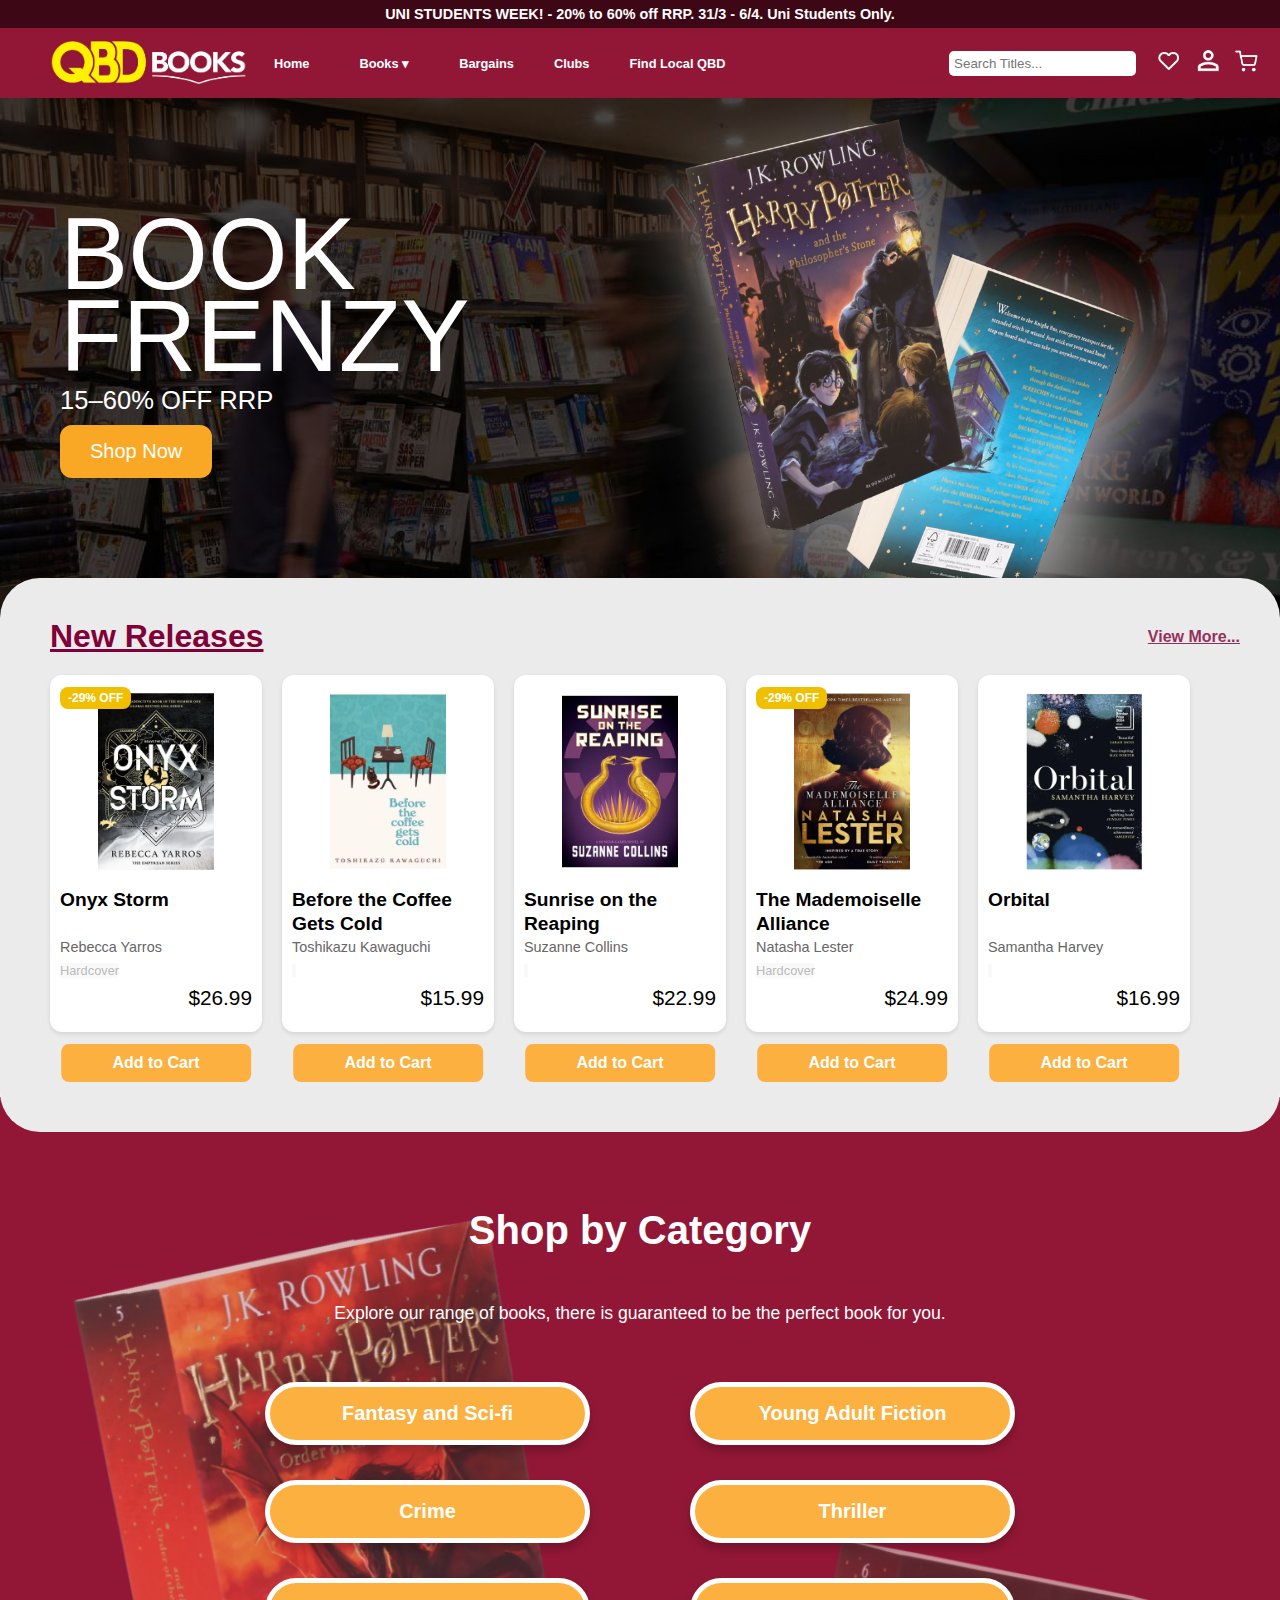
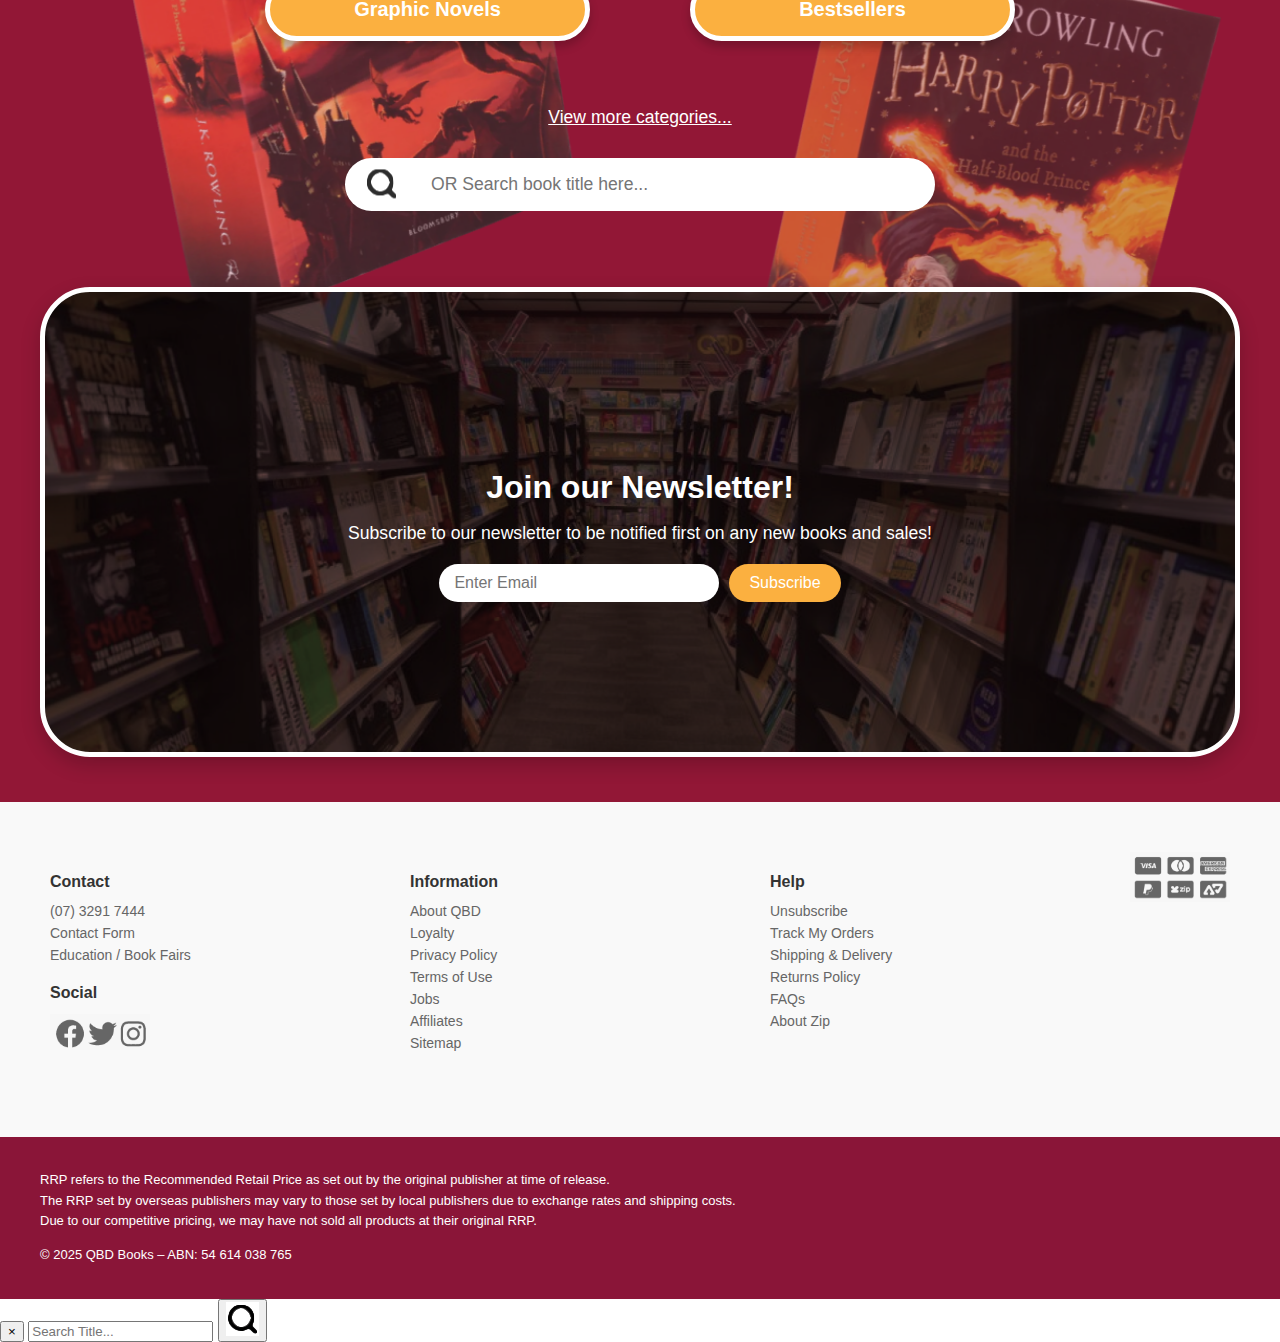
<file: index.html>
<!DOCTYPE html>
<html lang="en">


<head> 
  <meta charset="UTF-8" />
  <title>QBD Books</title>
  <meta name="viewport" content="width=device-width, initial-scale=1.0">
  <link rel="stylesheet" href="QBDHomepage.css">
</head>


<body> 

  <div class="page-wrapper">

    <!-- Top Promotional Banner -->
    <div class="promobanner">
      UNI STUDENTS WEEK! - 20% to 60% off RRP. 31/3 - 6/4. Uni Students Only. 
    </div>

    <!-- Navbar -->
    <header class="navbar">      
      
      
      <div class="navleft">
        <div class="hamburger">
                <button class="hamburger" id="menu-toggle"><img src="Icons/hamburger.webp" alt="Hamburger menu icon" class="menu-img" id="hamburgerIcon"></button>

                <!-- Side Navigation menu -->
                <div class="side-menu" id="side-menu">
                  <button class="close-btn" id="close-menu">&times;</button>
                  <nav>
                    <a href="#">Home</a>

                    <a href="#" class="dropdown-toggle" data-target="books-submenu">Books</a>
                    <div class="submenu" id="books-submenu">
                      <a href="#">Fiction</a>
                      <a href="#">Non-Fiction</a>
                      <a href="QBDBrowse.html">Fantasy & Sci-fi</a>
                      <a href="#">Australian Fiction</a>
                    </div>

                    <a href="#" class="dropdown-toggle" data-target="bargains-submenu">Bargains</a>
                    <div class="submenu" id="bargains-submenu">
                      <a href="#">Sale</a>
                      <a href="#">Clearance</a>
                    </div>

                    <a href="#" class="dropdown-toggle" data-target="clubs-submenu">Clubs</a>
                    <div class="submenu" id="clubs-submenu">
                      <a href="#">QBD Book Club</a>
                      <a href="#">Kids Club</a>
                    </div>

                    <a href="#" class="dropdown-toggle" data-target="find-submenu">Find Local QBD</a>
                    <div class="submenu" id="find-submenu">
                      <a href="#">Store Locator</a>
                    </div>
                  </nav>
                </div>
                 <!-- Javascript for side mini menu -->
                <script src="Javascript/MobileMenupage.js"></script>

        </div>

         <!-- desktop and mobile QBDlogos -->
        <div class="QBDlogo">
          <img id="QBDdlogo" src="Icons/QBDdicon.png" alt="QBD desktop logo">
          <img id="QBDmlogo" src="Icons/QBDmicon.png" alt="QBD mobile logo">
        </div>

         <!-- Navigation bar and drop down Menu -->
        <nav>
          <ul class="navlinks">
            <li><a href="index.html">Home</a></li>
                <li class="dropdown">
                  <span class="dropbtn">Books ▾</span>
                  <div class="mega-dropdown">
                    <div class="dropdown-column">
                      <h4>Browse by</h4>
                      <ul>
                        <li>Fiction</li>
                        <li>Non-Fiction</li>
                        <li>Bestsellers</li>
                        <li>Coming Soon</li>
                        <li>Sales</li>
                        <li class="view-all">View All...</li>
                      </ul>
                    </div>
                    <div class="dropdown-column">
                      <h4>Browse by Genre</h4>
                      <ul>
                        <a href="QBDBrowse.html">Fantasy & Sci-fi</a>
                        <li>Australian fiction</li>
                        <li>Crime</li>
                        <li>Young Adult</li>
                        <li>Graphic Novels</li>
                        <li>Poetry</li>
                        <li>Romance</li>
                      </ul>
                    </div>
                    <div class="dropdown-column">
                      <h4>Browse by Author</h4>
                      <ul>
                        <li>Tony Birch</li>
                        <li>Claire Keegan</li>
                        <li>Melissa Lucashenko</li>
                        <li>Ann Patchett</li>
                        <li>Zadie Smith</li>
                        <li>Colm Toibin</li>
                        <li class="view-all">View All...</li>
                      </ul>
                    </div>
                  </div>
                </li>

            <li>Bargains</li>
            <li>Clubs</li>
            <li>Find Local QBD</li>
          </ul>
        </nav>
      </div>

      <div class="nav-right">
        <div class="search-cart">
          <input type="text" placeholder="Search Titles..." id="search-input" />
          <img id="search" src="Icons/searchicon.png" alt="Search Icon">
        </div>

        <div class="nav-icons">
          <img src="Icons/heart.png" alt="Wishlist" />
          <img src="Icons/profile.png" alt="User" />
          <a href="QBDCart.html">
          <img src="Icons/Cart.png" alt="Cart" />
          </a>
        </div>
      </div>
    </header>

    <!-- Hero Section -->
    <section class="hero">
      <div class="hero-overlay"></div>
      <div class="hero-content">
        <h1>BOOK<br>FRENZY</h1>
        <p>15–60% OFF RRP</p>
        <button class="cta-button">Shop Now</button>
      </div>
    </section> 

    <!-- New Releases scrolling menu Section -->
    <div class="grey-container">
       <div class="section-header">
         <div class="section-title">New Releases</div>
         <span class="view-more-text">View More...</span>
       </div>
         <div class="books-grid" id="books-grid">
        <!-- Books go here -->
         </div>
    </div>


  <script src="Javascript/QBDHomepage.js"></script>

      <!-- Shop by Category Section -->
    <div class="category-section">
      <br>
      <h2>Shop by Category</h2>
      <br>
      <p>Explore our range of books, there is guaranteed to be the perfect book for you.</p>
      <br>
      <div class="category-grid">
        <a href="QBDBrowse.html">
          <button class="category-btn">Fantasy and Sci-fi</button>
          <button class="category-btn">Young Adult Fiction</button>
          <button class="category-btn">Crime</button>
          <button class="category-btn">Thriller</button>
          <button class="category-btn">Graphic Novels</button>
          <button class="category-btn">Bestsellers</button>
        </a>
      </div>
      <br>
      <br>
      <div class="view-more">View more categories...</div>

      <div class="search-wrapper">
        <span class="search-icon"><img src="Icons/searchbwicon.png"> </span>
        <input type="text" placeholder="OR Search book title here..."/>
      </div>
      <br>
      <br>
      <!-- Newsletter Section -->
      <div class="newsletter-banner">
        <div class="newsletter-content">
          <h2>Join our Newsletter!</h2>
          <p>Subscribe to our newsletter to be notified first on any new books and sales!</p>
          <div class="newsletter-form">
            <input type="email" placeholder="Enter Email" />
            <button onclick="alert('You are now subscribed to QBD Books Newsletter!')">Subscribe</button>
          </div>
        </div>
      </div>

    </div>

<!--footer starts here-->
  <footer>
    <div class="footer-main">
      <div class="footer-column">
        <h4>Contact</h4>
        <p>(07) 3291 7444</p>
        <p>Contact Form</p>
        <p>Education / Book Fairs</p>

        <h4>Social</h4>
        <div class="social-icons">
          <img src="Icons/socialsicon.png" alt="icons of socials">
        </div>
      </div>

      <div class="footer-column">
        <h4>Information</h4>
        <p>About QBD</p>
        <p>Loyalty</p>
        <p>Privacy Policy</p>
        <p>Terms of Use</p>
        <p>Jobs</p>
        <p>Affiliates</p>
        <p>Sitemap</p>
      </div>

      <div class="footer-column">
        <h4>Help</h4>
        <p>Unsubscribe</p>
        <p>Track My Orders</p>
        <p>Shipping & Delivery</p>
        <p>Returns Policy</p>
        <p>FAQs</p>
        <p>About Zip</p>
      </div>

      <div class="footer-payments">
        <img src="Icons/paymentmethods.png" alt="payment methods">
      </div>
    </div>

    <div class="footer-bottom">
      <p>
        RRP refers to the Recommended Retail Price as set out by the original publisher at time of release.<br>
        The RRP set by overseas publishers may vary to those set by local publishers due to exchange rates and shipping costs.<br>
        Due to our competitive pricing, we may have not sold all products at their original RRP.
      </p>
      <p>© 2025 QBD Books – ABN: 54 614 038 765</p>
    </div>
  </footer>

</div> <!-- end of page-wrapper -->


<!-- Mobile Slide-in Search Menu -->
<div class="search-overlay" id="search-overlay">
  <div class="search-box">
    <button id="close-search" class="close-search">&times;</button>
    <input type="text" id="overlay-input" placeholder="Search Title..." class="overlay-input" />
    <button class="overlay-btn">
      <img src="Icons/searchiconbw.png" alt="Search" />
    </button>
  </div>
</div>


  <!-- JS Script-->
<script>
  document.addEventListener("DOMContentLoaded", function () {
    const mobileSearchIcon = document.getElementById("search");
    const searchOverlay = document.getElementById("search-overlay");
    const closeSearch = document.getElementById("close-search");

    if (mobileSearchIcon && searchOverlay && closeSearch) {
      mobileSearchIcon.addEventListener("click", function () {
        searchOverlay.classList.add("active");
        document.body.classList.add("noscroll");
      });

      closeSearch.addEventListener("click", function () {
        searchOverlay.classList.remove("active");
        document.body.classList.remove("noscroll");
      });
    } else {
      console.warn("Search toggle elements not found.");
    }
  });


  //search results linking to other pages: 
const searchInput = document.getElementById('overlay-input');

searchInput.addEventListener('keypress', function (e) {
  if (e.key === 'Enter') {
    e.preventDefault();
    const query = searchInput.value.trim();
    if (query) {
      window.location.href = `QBDSearch.html?query=${encodeURIComponent(query)}`;
    }
  }
});
</script>

</body>
</html>
</file>
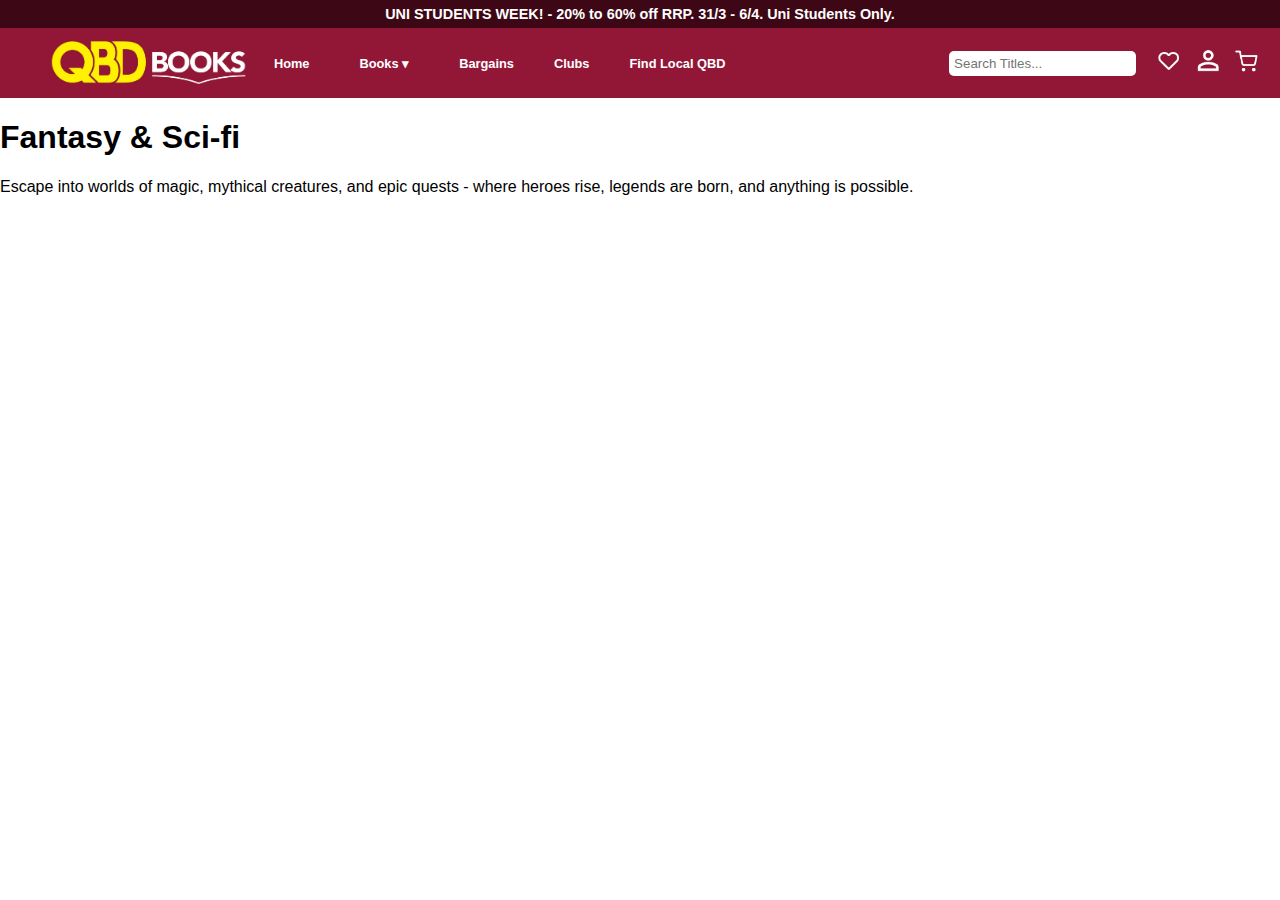
<file: QBDBrowse.html>
<!DOCTYPE html>
<html lang="en">


<head> 
  <meta charset="UTF-8" />
  <title>QBD Books</title>
  <meta name="viewport" content="width=device-width, initial-scale=1.0">
  <link rel="stylesheet" href="QBDHomepage.css">
</head>


<body> 

  <div class="page-wrapper">

    <!-- Top Promotional Banner -->
    <div class="promobanner">
      UNI STUDENTS WEEK! - 20% to 60% off RRP. 31/3 - 6/4. Uni Students Only. 
    </div>

    <!-- Navbar -->
    <header class="navbar">      
      
      
      <div class="navleft">
        <div class="hamburger">
                <button class="hamburger" id="menu-toggle"><img src="Icons/hamburger.webp" alt="Hamburger menu icon" class="menu-img" id="hamburgerIcon"></button>

                <!-- Side Navigation -->
                <div class="side-menu" id="side-menu">
                  <button class="close-btn" id="close-menu">&times;</button>
                  <nav>
                    <a href="#">Home</a>

                    <a href="#" class="dropdown-toggle" data-target="books-submenu">Books</a>
                    <div class="submenu" id="books-submenu">
                      <a href="#">Fiction</a>
                      <a href="#">Non-Fiction</a>
                      <a href="QBDBrowse.html">Fantasy & Sci-fi</a>
                      <a href="#">Australian Fiction</a>
                    </div>

                    <a href="#" class="dropdown-toggle" data-target="bargains-submenu">Bargains</a>
                    <div class="submenu" id="bargains-submenu">
                      <a href="#">Sale</a>
                      <a href="#">Clearance</a>
                    </div>

                    <a href="#" class="dropdown-toggle" data-target="clubs-submenu">Clubs</a>
                    <div class="submenu" id="clubs-submenu">
                      <a href="#">QBD Book Club</a>
                      <a href="#">Kids Club</a>
                    </div>

                    <a href="#" class="dropdown-toggle" data-target="find-submenu">Find Local QBD</a>
                    <div class="submenu" id="find-submenu">
                      <a href="#">Store Locator</a>
                    </div>
                  </nav>
                </div>

                <script src="Javascript/MobileMenupage.js"></script>

        </div>

        <div class="QBDlogo">
          <img id="QBDdlogo" src="Icons/QBDdicon.png" alt="QBD desktop logo">
          <img id="QBDmlogo" src="Icons/QBDmicon.png" alt="QBD mobile logo">
        </div>

        <nav>
          <ul class="navlinks">
            <li><a href="QBDHomepage.html">Home</a></li>
                <li class="dropdown">
                  <span class="dropbtn">Books ▾</span>
                  <div class="mega-dropdown">
                    <div class="dropdown-column">
                      <h4>Browse by</h4>
                      <ul>
                        <li>Fiction</li>
                        <li>Non-Fiction</li>
                        <li>Bestsellers</li>
                        <li>Coming Soon</li>
                        <li>Sales</li>
                        <li class="view-all">View All...</li>
                      </ul>
                    </div>
                    <div class="dropdown-column">
                      <h4>Browse by Genre</h4>
                      <ul>
                        <a href="QBDBrowse.html">Fantasy & Sci-fi</a>
                        <li>Australian fiction</li>
                        <li>Crime</li>
                        <li>Young Adult</li>
                        <li>Graphic Novels</li>
                        <li>Poetry</li>
                        <li>Romance</li>
                      </ul>
                    </div>
                    <div class="dropdown-column">
                      <h4>Browse by Author</h4>
                      <ul>
                        <li>Tony Birch</li>
                        <li>Claire Keegan</li>
                        <li>Melissa Lucashenko</li>
                        <li>Ann Patchett</li>
                        <li>Zadie Smith</li>
                        <li>Colm Toibin</li>
                        <li class="view-all">View All...</li>
                      </ul>
                    </div>
                  </div>
                </li>

            <li>Bargains</li>
            <li>Clubs</li>
            <li>Find Local QBD</li>
          </ul>
        </nav>
      </div>

      <div class="nav-right">
        <div class="search-cart">
          <input type="text" placeholder="Search Titles..." id="search-input" />
          <img id="search" src="Icons/searchicon.png" alt="Search Icon">
        </div>

        <div class="nav-icons">
          <img src="Icons/heart.png" alt="Wishlist" />
          <img src="Icons/profile.png" alt="User" />
          <img src="Icons/Cart.png" alt="Cart" />
        </div>
      </div>
    </header>

<div class="Page-title">
    <h1>Fantasy & Sci-fi</h1>
    <p>Escape into worlds of magic, mythical creatures, and epic quests - where heroes rise, legends are born, and anything is possible.</p>
</div>






</div>
</body>
</file>
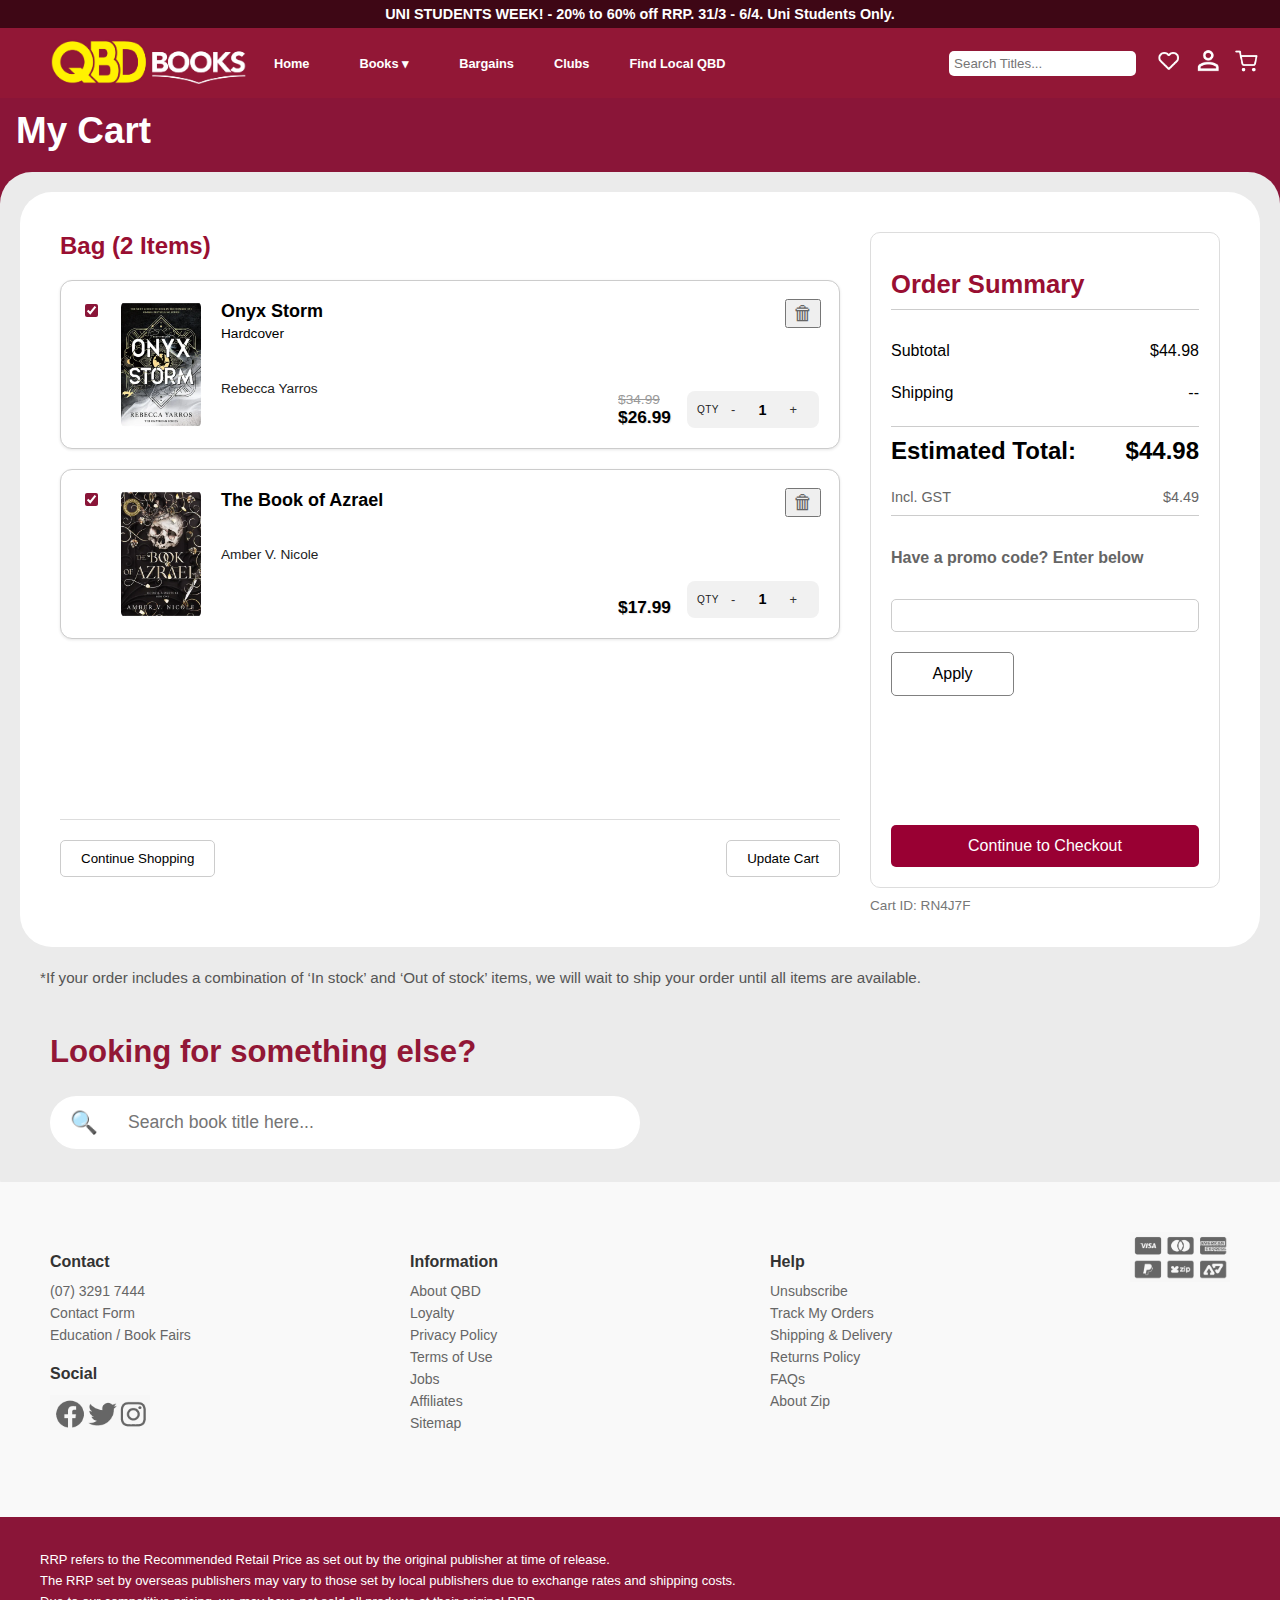
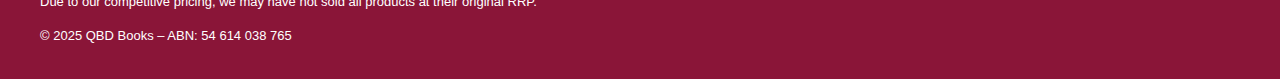
<file: QBDCart.html>
<html lang="en">
<head>
  <meta charset="UTF-8">
  <meta name="viewport" content="width=device-width, initial-scale=1.0">
  <title>Onyx Storm</title>
  <link rel="stylesheet" href="QBDCart.css">
</head>

<body>

 <div class="page-wrapper"> 

    <div class="promobanner">
      UNI STUDENTS WEEK! - 20% to 60% off RRP. 31/3 - 6/4. Uni Students Only. 
    </div>

    <!--Header-->
    <header class="navbar">      
      <div class="navleft">
        <div class="hamburger">
                <button class="hamburger" id="menu-toggle"><img src="Icons/hamburger.webp" alt="Hamburger menu icon" class="menu-img" id="hamburgerIcon"></button>

                <!-- Side Navigation -->
                <div class="side-menu" id="side-menu">
                  <button class="close-btn" id="close-menu">&times;</button>
                  <nav>
                    <a href="QBDHomepage.html">Home</a>

                    <a href="#" class="dropdown-toggle" data-target="books-submenu">Books</a>
                    <div class="submenu" id="books-submenu">
                      <a href="#">Fiction</a>
                      <a href="#">Non-Fiction</a>
                      <a href="QBDBrowse.html">Fantasy & Sci-fi</a>
                      <a href="#">Australian Fiction</a>
                    </div>

                    <a href="#" class="dropdown-toggle" data-target="bargains-submenu">Bargains</a>
                    <div class="submenu" id="bargains-submenu">
                      <a href="#">Sale</a>
                      <a href="#">Clearance</a>
                    </div>

                    <a href="#" class="dropdown-toggle" data-target="clubs-submenu">Clubs</a>
                    <div class="submenu" id="clubs-submenu">
                      <a href="#">QBD Book Club</a>
                      <a href="#">Kids Club</a>
                    </div>

                    <a href="#" class="dropdown-toggle" data-target="find-submenu">Find Local QBD</a>
                    <div class="submenu" id="find-submenu">
                      <a href="#">Store Locator</a>
                    </div>
                  </nav>
                </div>

                <script src="Javascript/MobileMenupage.js"></script>

        </div>

        <div class="QBDlogo">
          <img id="QBDdlogo" src="Icons/QBDdicon.png" alt="QBD desktop logo">
          <img id="QBDmlogo" src="Icons/QBDmicon.png" alt="QBD mobile logo">
        </div>

        <nav>
          <ul class="navlinks">
            <li><a href="QBDHomepage.html">Home</a></li>
                <li class="dropdown">
                  <span class="dropbtn">Books ▾</span>
                  <div class="mega-dropdown">
                    <div class="dropdown-column">
                      <h4>Browse by</h4>
                      <ul>
                        <li>Fiction</li>
                        <li>Non-Fiction</li>
                        <li>Bestsellers</li>
                        <li>Coming Soon</li>
                        <li>Sales</li>
                        <li class="view-all">View All...</li>
                      </ul>
                    </div>
                    <div class="dropdown-column">
                      <h4>Browse by Genre</h4>
                      <ul>
                        <a href="QBDBrowse.html">Fantasy & Sci-fi</a>
                        <li>Australian fiction</li>
                        <li>Crime</li>
                        <li>Young Adult</li>
                        <li>Graphic Novels</li>
                        <li>Poetry</li>
                        <li>Romance</li>
                      </ul>
                    </div>
                    <div class="dropdown-column">
                      <h4>Browse by Author</h4>
                      <ul>
                        <li>Tony Birch</li>
                        <li>Claire Keegan</li>
                        <li>Melissa Lucashenko</li>
                        <li>Ann Patchett</li>
                        <li>Zadie Smith</li>
                        <li>Colm Toibin</li>
                        <li class="view-all">View All...</li>
                      </ul>
                    </div>
                  </div>
                </li>

            <li>Bargains</li>
            <li>Clubs</li>
            <li>Find Local QBD</li>
          </ul>
        </nav>
      </div>

      <div class="nav-right">
        <div class="search-cart">
          <input type="text" placeholder="Search Titles..." id="search-input" />
          <img id="search" src="Icons/searchicon.png" alt="Search Icon">
        </div>

        <div class="nav-icons">
          <img src="Icons/heart.png" alt="Wishlist" />
          <img src="Icons/profile.png" alt="User" />
          <a href="QBDCart.html">
          <img src="Icons/Cart.png" alt="Cart" />
          </a>
        </div>
      </div>
    </header>


            <!--Main Page Content-->
  <div class="breadcrumb">
        My Cart
 </div>

    <div class="my-cart">   

    <div class="cart-content">
      <div class="cart-items">
        <h2>Bag (2 Items)</h2>

        <div class="item">
          <input type="checkbox" class="checkbox" checked />
          <a href="QBDProductpage.html">
          <img src="Bookcovers/onyx-storm.webp" alt="Onyx Storm" />
          </a>
          <div class="details">
            <h3>Onyx Storm</h3>
            <p class="format">Hardcover</p>
            <br>
            <br>
            <p class="author">Rebecca Yarros</p>
          </div>
            <div class="pricing">
            <div class="price-info">
                <span class="old-price">$34.99</span>
                <span class="price">$26.99</span>
            </div>
            <div class="qty">
                <div class="qty-label">QTY</div>
                <button>-</button><span>1</span><button>+</button>
            </div>
            </div>
          <button class="delete">🗑</button>
        </div>

        
        <div class="item">
          <input type="checkbox" class="checkbox" checked />
          <a href="QBDProductpage.html">
          <img src="Bookcovers/thebookofazrael.webp" alt="The Book of Azrael" />
          </a>
          <div class="details">
            <h3>The Book of Azrael</h3>
            <br>
            <br>
            <p class="author">Amber V. Nicole</p>
          </div>
          <div class="pricing">
          <div class="price-info"></div>
            <div class="price">$17.99</div>
            <div class="qty">
                <div class="qty-label">QTY</div>
              <button>-</button><span>1</span><button>+</button>
            </div>
          </div>
          
          <button class="delete">🗑</button>
        </div>

        <div class="spacer"></div>
        
        <div class="cart-actions">
          <button class="continue">Continue Shopping</button>
          <button class="update">Update Cart</button>
        </div>
      </div>



      <div class="summary-wrapper">
          <div class="summary">
            <h1>Order Summary</h1>
            <p>Subtotal <span>$44.98</span></p>
            <p>Shipping <span>--</span></p>
            <p class="total">Estimated Total: <span>$44.98</span></p>
            <p class="gst">Incl. GST <span>$4.49</span></p>

            <h4>Have a promo code? Enter below</h4>
            <input type="text"/>
            <button onclick="alert('Invalid Code - Promo code could not be applied')" class="apply">Apply</button>

            <div class="spacer1"></div>
            
            <button class="checkout">Continue to Checkout</button>
            
          </div>
          <p class="cart-id">Cart ID: RN4J7F</p>
      </div>
    </div>

    <div class="shipping-note">
    *If your order includes a combination of ‘In stock’ and ‘Out of stock’ items, we will wait to ship your order until all items are available.
    </div>

      <div class="search-catalogue">
        <h2>Looking for something else?</h2>
          <div class="search-wrapper">
          <span class="search-icon">🔍</span>
          <input type="text" placeholder="Search book title here..." />
          </div>
      </div>


    <!--footer starts here-->
    </div>

      <footer>
  <div class="footer-main">
    <div class="footer-column">
      <h4>Contact</h4>
      <p>(07) 3291 7444</p>
      <p>Contact Form</p>
      <p>Education / Book Fairs</p>

      <h4>Social</h4>
      <div class="social-icons">
        <img src="Icons/socialsicon.png" alt="icons of socials">
      </div>
    </div>

    <div class="footer-column">
      <h4>Information</h4>
      <p>About QBD</p>
      <p>Loyalty</p>
      <p>Privacy Policy</p>
      <p>Terms of Use</p>
      <p>Jobs</p>
      <p>Affiliates</p>
      <p>Sitemap</p>
    </div>

    <div class="footer-column">
      <h4>Help</h4>
      <p>Unsubscribe</p>
      <p>Track My Orders</p>
      <p>Shipping & Delivery</p>
      <p>Returns Policy</p>
      <p>FAQs</p>
      <p>About Zip</p>
    </div>

    <div class="footer-payments">
      <img src="Icons/paymentmethods.png" alt="payment methods">
    </div>
  </div>

  <div class="footer-bottom">
    <p>
      RRP refers to the Recommended Retail Price as set out by the original publisher at time of release.<br>
      The RRP set by overseas publishers may vary to those set by local publishers due to exchange rates and shipping costs.<br>
      Due to our competitive pricing, we may have not sold all products at their original RRP.
    </p>
    <p>© 2025 QBD Books – ABN: 54 614 038 765</p>
  </div>
</footer>

 </div>
    <script src="Javascript/QBDCart.js"></script>
 </body>
</file>
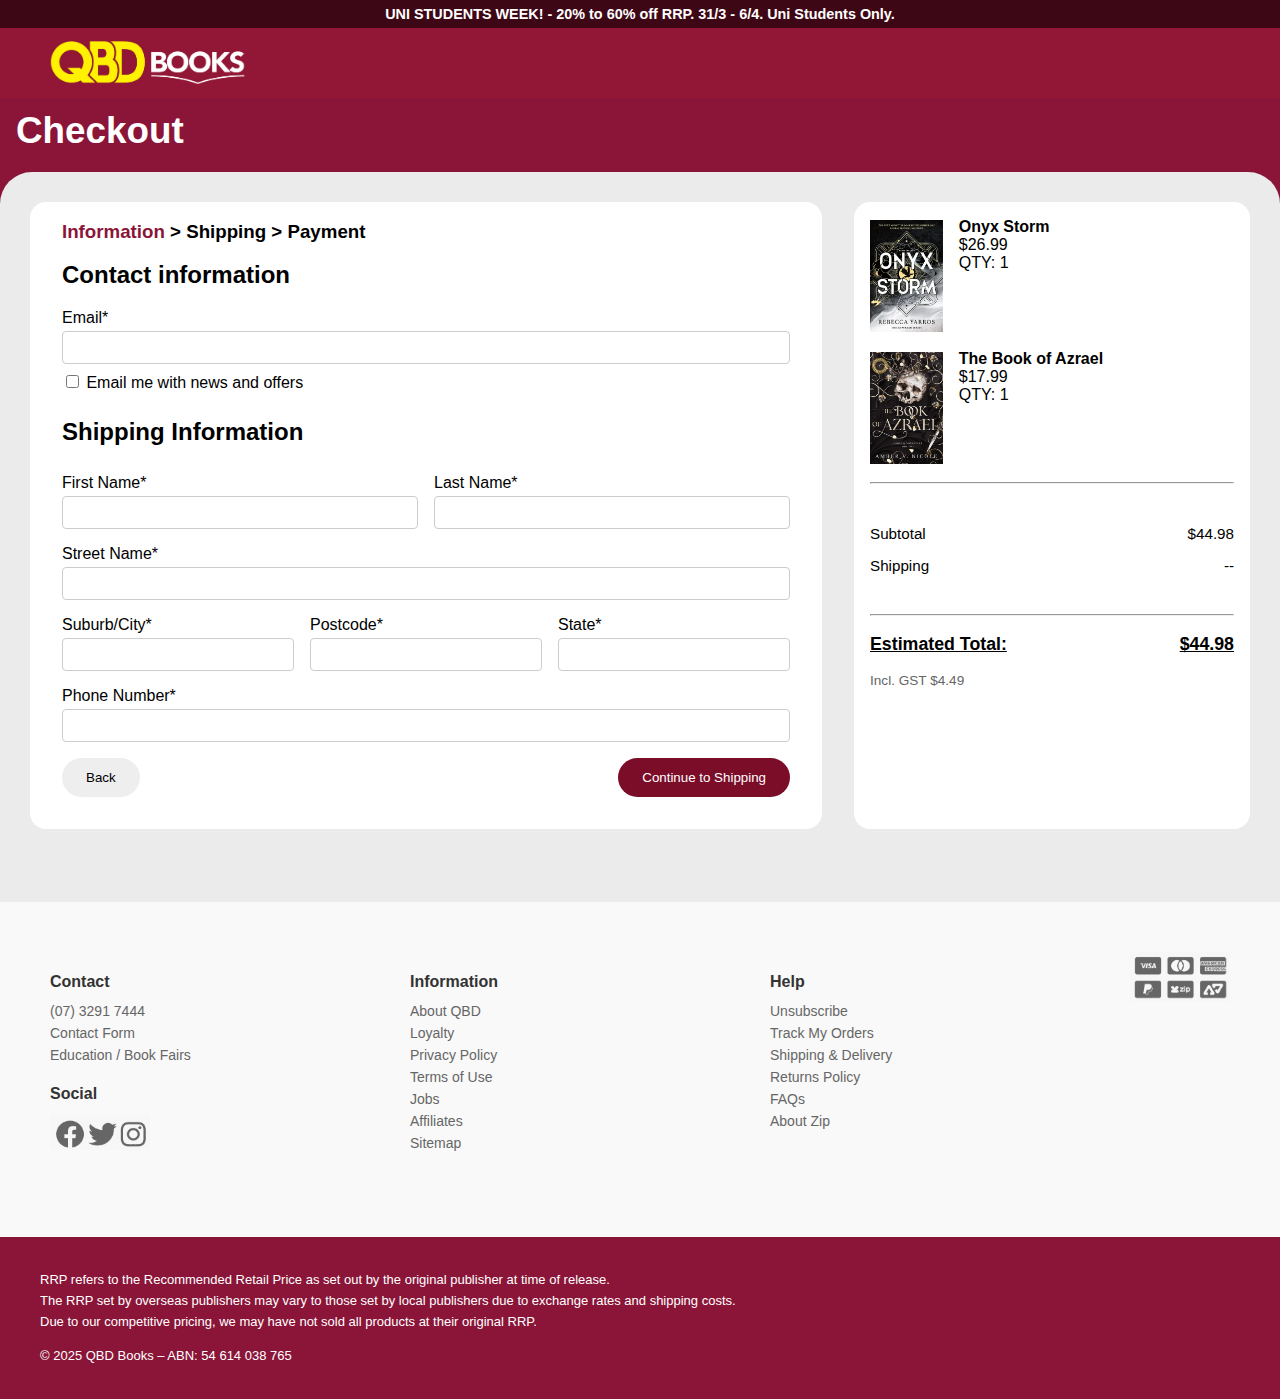
<file: QBDCheckoutpage1.html>
<html lang="en">
<head>
  <meta charset="UTF-8">
  <meta name="viewport" content="width=device-width, initial-scale=1.0">
  <title>Onyx Storm</title>
  <link rel="stylesheet" href="QBDCheckoutpage1.css">
</head>

<body>

 <div class="page-wrapper"> 

    <!-- Top Promotional Banner -->
    <div class="promobanner">
      UNI STUDENTS WEEK! - 20% to 60% off RRP. 31/3 - 6/4. Uni Students Only. 
    </div>

    <!--Header-->
    <header class="navbar">      
      <div class="navleft">

        <!-- desktop and mobile QBDlogos -->
        <div class="QBDlogo">
          <img id="QBDdlogo" src="Icons/QBDdicon.png" alt="QBD desktop logo">
          <img id="QBDmlogo" src="Icons/QBDmicon.png" alt="QBD mobile logo">
        </div>
      </div>
    </header>

    <!-- breadcrumb -->
    <div class="breadcrumb">
        Checkout
    </div>

    <!-- grey container bg - checkout page content -->
    <div class="grey-container">   

       <!-- white container background -->
        <div class="checkout-container">

          <!-- Left Column: Form -->
          <div class="checkout-form">
                <h3><strong>Information</strong> > Shipping > Payment</h3>
                  <h2>Contact information</h2>
                    <label>Email*<br>
                      <input type="email" required />
                    </label>
                    <label>
                      <input type="checkbox" /> Email me with news and offers
                    </label>
                  <br>
                    <h2>Shipping Information</h2>
                      <div class="name-fields">
                        <label>First Name*<br><input type="text" required /></label>
                        <label>Last Name*<br><input type="text" required /></label>
                      </div>
                    <label>Street Name*<br><input type="text" required /></label>
                  <div class="address-fields">
                    <label>Suburb/City*<br><input type="text" required /></label>
                    <label>Postcode*<br><input type="text" required /></label>
                    <label>State*<br><input type="text" required /></label>
                  </div>
                  <label>Phone Number*<br><input type="tel" required /></label>
                <div class="form-buttons">
                  <button class="back-btn" onclick="window.location.href='QBDCart.html'">Back</button>
                  <button class="continue-btn" onclick="window.location.href='QBDCheckoutpage2.html'">
                  Continue to Shipping
                  </button>
                </div>
          </div>

          <!-- Right Column: Order Summary -->
          <div class="order-summary">
            <div class="item">
              <img src="Bookcovers/onyx-storm.webp" alt="Onyx Storm"/>
              <div>
                <strong>Onyx Storm</strong><br>$26.99<br>QTY: 1
              </div>
            </div>
            <div class="item">
              <img src="Bookcovers/thebookofazrael.webp" alt="The Book of Azrael"/>
              <div>
                <strong>The Book of Azrael</strong><br>$17.99<br>QTY: 1
              </div>
            </div>
            <hr>
            <br>
            <div class="totals">
              <p><span>Subtotal</span><span>$44.98</span></p>
              <p><span>Shipping</span><span>--</span></p>
              <br>
              <hr>
              <h3><strong>Estimated Total:</strong><strong>$44.98</strong></h3>
              <p class="gst">Incl. GST $4.49</p>
            </div>
          </div>

        </div>

    </div>

    <!--footer starts here-->
    <footer>
      <div class="footer-main">
        <div class="footer-column">
          <h4>Contact</h4>
          <p>(07) 3291 7444</p>
          <p>Contact Form</p>
          <p>Education / Book Fairs</p>

          <h4>Social</h4>
          <div class="social-icons">
            <img src="Icons/socialsicon.png" alt="icons of socials">
          </div>
        </div>

        <div class="footer-column">
          <h4>Information</h4>
          <p>About QBD</p>
          <p>Loyalty</p>
          <p>Privacy Policy</p>
          <p>Terms of Use</p>
          <p>Jobs</p>
          <p>Affiliates</p>
          <p>Sitemap</p>
        </div>

        <div class="footer-column">
          <h4>Help</h4>
          <p>Unsubscribe</p>
          <p>Track My Orders</p>
          <p>Shipping & Delivery</p>
          <p>Returns Policy</p>
          <p>FAQs</p>
          <p>About Zip</p>
        </div>

        <div class="footer-payments">
          <img src="Icons/paymentmethods.png" alt="payment methods">
        </div>
      </div>

      <div class="footer-bottom">
        <p>
          RRP refers to the Recommended Retail Price as set out by the original publisher at time of release.<br>
          The RRP set by overseas publishers may vary to those set by local publishers due to exchange rates and shipping costs.<br>
          Due to our competitive pricing, we may have not sold all products at their original RRP.
        </p>
        <p>© 2025 QBD Books – ABN: 54 614 038 765</p>
      </div>
    </footer>

 </div> <!-- end of page wrapper -->
 
</body>
</file>
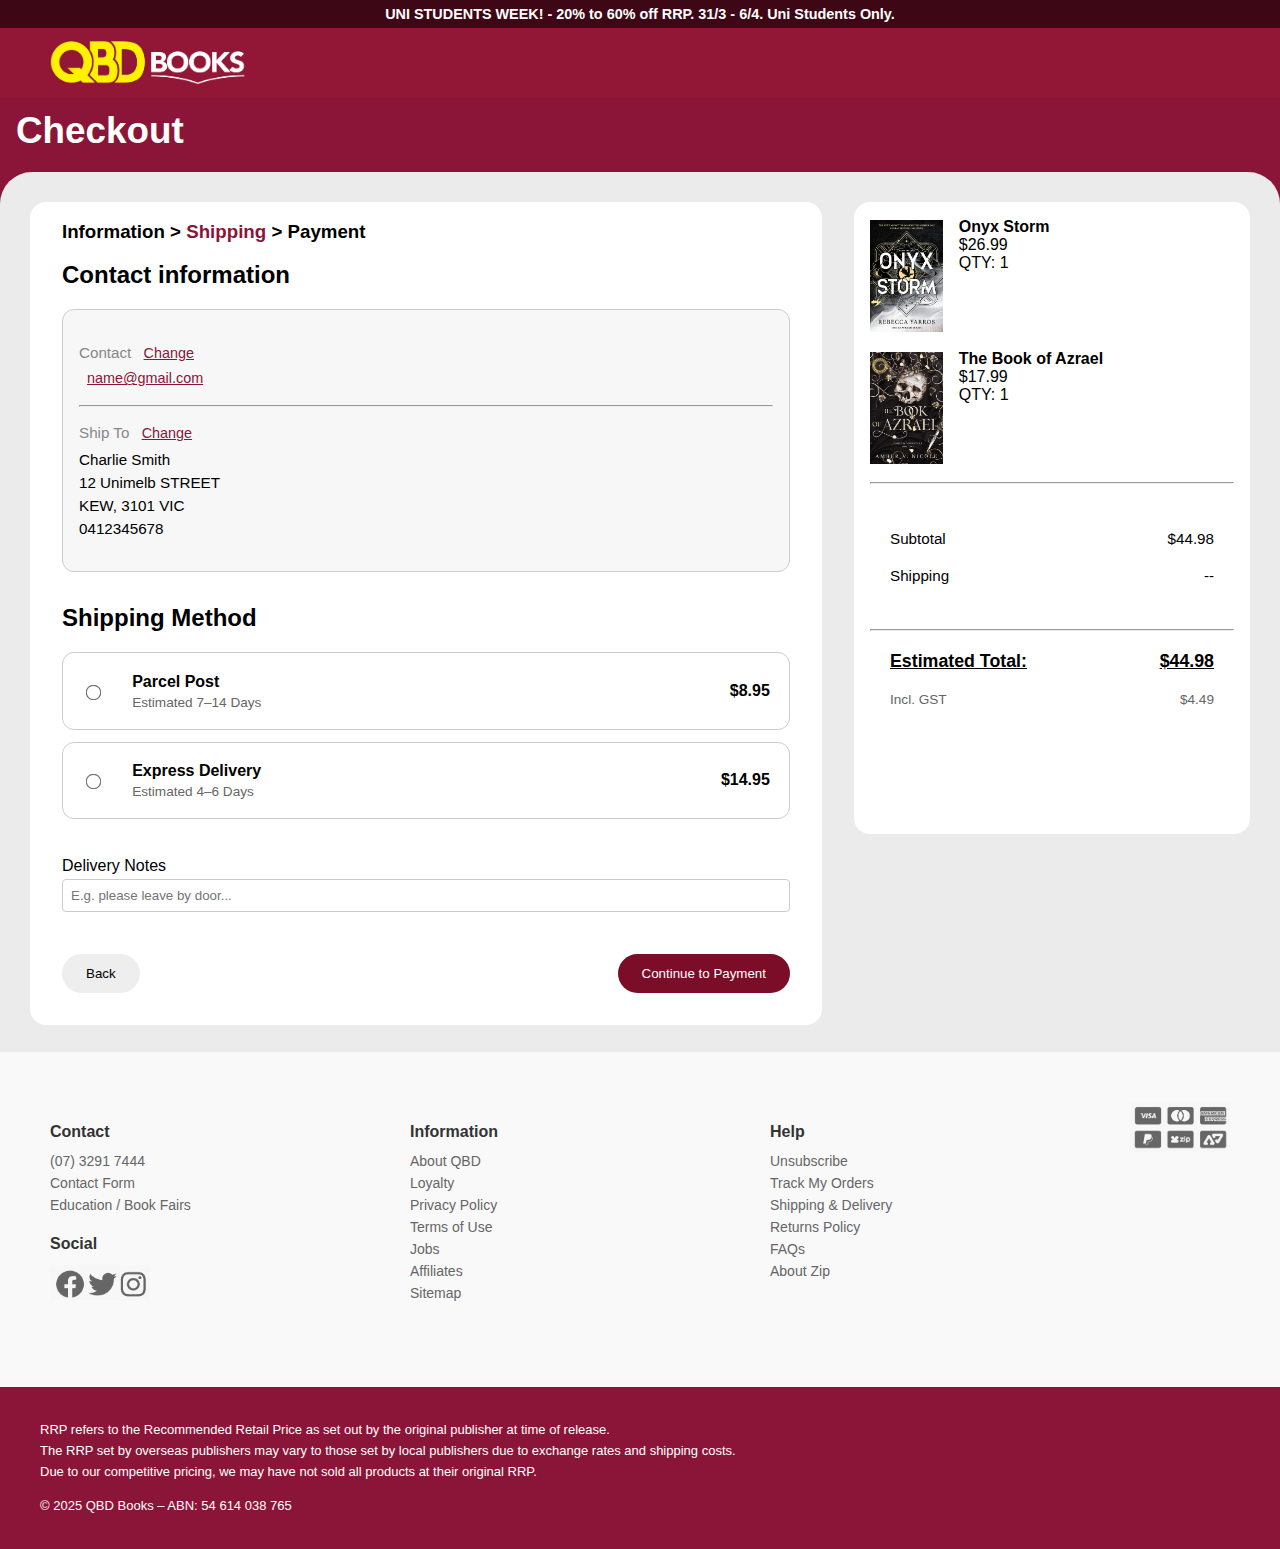
<file: QBDCheckoutpage2.html>
<html lang="en">
<head>
  <meta charset="UTF-8">
  <meta name="viewport" content="width=device-width, initial-scale=1.0">
  <title>Onyx Storm</title>
  <link rel="stylesheet" href="QBDCheckoutpage2.css">
</head>

<body>

 <div class="page-wrapper"> 

    <div class="promobanner">
      UNI STUDENTS WEEK! - 20% to 60% off RRP. 31/3 - 6/4. Uni Students Only. 
    </div>

    <!--Header-->
    <header class="navbar">      
      <div class="navleft">

        <div class="QBDlogo">
          <img id="QBDdlogo" src="Icons/QBDdicon.png" alt="QBD desktop logo">
          <img id="QBDmlogo" src="Icons/QBDmicon.png" alt="QBD mobile logo">
        </div>
      </div>
    </header>


    <div class="breadcrumb">
        Checkout
    </div>

    <div class="grey-container">   

  <div class="checkout-container">
    <!-- Left Column: Form -->
    <div class="checkout-form">
        <h3>Information > <strong>Shipping</strong> > Payment</h3>
      <h2>Contact information</h2>
        <div class="info-box">
            <p>
              <span class="label">Contact</span>
              <a href="QBDCheckoutpage1.html">Change</a>
              <br>
              <a href="mailto:name@gmail.com">name@gmail.com</a>
            <hr/>
            <p>
                <span class="label">Ship To</span>
                <a href="QBDCheckoutpage1.html">Change</a>
                <br/>
                Charlie Smith<br />
                12 Unimelb STREET<br />
                KEW, 3101 VIC<br />
                0412345678 
            </p>
            </div>

            <h2>Shipping Method</h2>

            <!-- Shipping Options -->
            <label class="shipping-option">
            <input type="radio" name="shipping" value="8.95" />
            <div class="shipping-label">
                <span>Parcel Post</span>
                <small>Estimated 7–14 Days</small>
            </div>
            <span class="price">$8.95</span>
            </label>

            <label class="shipping-option">
            <input type="radio" name="shipping" value="14.95" />
            <div class="shipping-label">
                <span>Express Delivery</span>
                <small>Estimated 4–6 Days</small>
            </div>
            <span class="price">$14.95</span>
            </label>
            <br>
            <!-- Delivery Notes -->
            <label>
            Delivery Notes<br />
            <input type="text" placeholder="E.g. please leave by door..." />
            </label>
            <br>
            <div class="form-buttons">
            <button class="back-btn" onclick="window.location.href='QBDCheckoutpage1.html'" >Back</button>
            <button class="continue-btn" onclick="window.location.href='QBDCheckoutpage3.html'" >Continue to Payment</button>
            </div>

    </div>

        <!-- Right Column: Order Summary -->
    <div class="order-summary">
      <div class="item">
        <img src="Bookcovers/onyx-storm.webp" alt="Onyx Storm"/>
        <div>
          <strong>Onyx Storm</strong><br>$26.99<br>QTY: 1
        </div>
      </div>
      <div class="item">
        <img src="Bookcovers/thebookofazrael.webp" alt="The Book of Azrael"/>
        <div>
          <strong>The Book of Azrael</strong><br>$17.99<br>QTY: 1
        </div>
      </div>
      <hr>
      <br>
        <div class="totals">
        <p><span>Subtotal</span><span id="subtotal">$44.98</span></p>
        <p><span>Shipping</span><span id="shipping-cost">--</span></p>
        <br>
        <hr>
        <h3><strong>Estimated Total:</strong><strong id="estimated-total">$44.98</strong></h3>
        <p class="gst">Incl. GST <span id="gst">$4.49</span></p>
        </div>
    </div>

  </div>

  </div>
<!--footer starts here-->
<footer>
  <div class="footer-main">
    <div class="footer-column">
      <h4>Contact</h4>
      <p>(07) 3291 7444</p>
      <p>Contact Form</p>
      <p>Education / Book Fairs</p>

      <h4>Social</h4>
      <div class="social-icons">
        <img src="Icons/socialsicon.png" alt="icons of socials">
      </div>
    </div>

    <div class="footer-column">
      <h4>Information</h4>
      <p>About QBD</p>
      <p>Loyalty</p>
      <p>Privacy Policy</p>
      <p>Terms of Use</p>
      <p>Jobs</p>
      <p>Affiliates</p>
      <p>Sitemap</p>
    </div>

    <div class="footer-column">
      <h4>Help</h4>
      <p>Unsubscribe</p>
      <p>Track My Orders</p>
      <p>Shipping & Delivery</p>
      <p>Returns Policy</p>
      <p>FAQs</p>
      <p>About Zip</p>
    </div>

    <div class="footer-payments">
      <img src="Icons/paymentmethods.png" alt="payment methods">
    </div>
  </div>

  <div class="footer-bottom">
    <p>
      RRP refers to the Recommended Retail Price as set out by the original publisher at time of release.<br>
      The RRP set by overseas publishers may vary to those set by local publishers due to exchange rates and shipping costs.<br>
      Due to our competitive pricing, we may have not sold all products at their original RRP.
    </p>
    <p>© 2025 QBD Books – ABN: 54 614 038 765</p>
  </div>
</footer>


</div>

<script>
  // Base subtotal
  const subtotal = 44.98;

  // Select all radio buttons
  const shippingRadios = document.querySelectorAll('input[name="shipping"]');

  // Listen for changes on each radio
  shippingRadios.forEach(radio => {
    radio.addEventListener('change', () => {
      const shipping = parseFloat(radio.value);
      const total = subtotal + shipping;
      const gst = total * 0.1;

      document.getElementById('shipping-cost').textContent = `$${shipping.toFixed(2)}`;
      document.getElementById('estimated-total').textContent = `$${total.toFixed(2)}`;
      document.getElementById('gst').textContent = `$${gst.toFixed(2)}`;

        localStorage.setItem('shippingCost', shipping.toFixed(2));
        localStorage.setItem('estimatedTotal', total.toFixed(2));
    });
  });



</script>


</body>
</file>
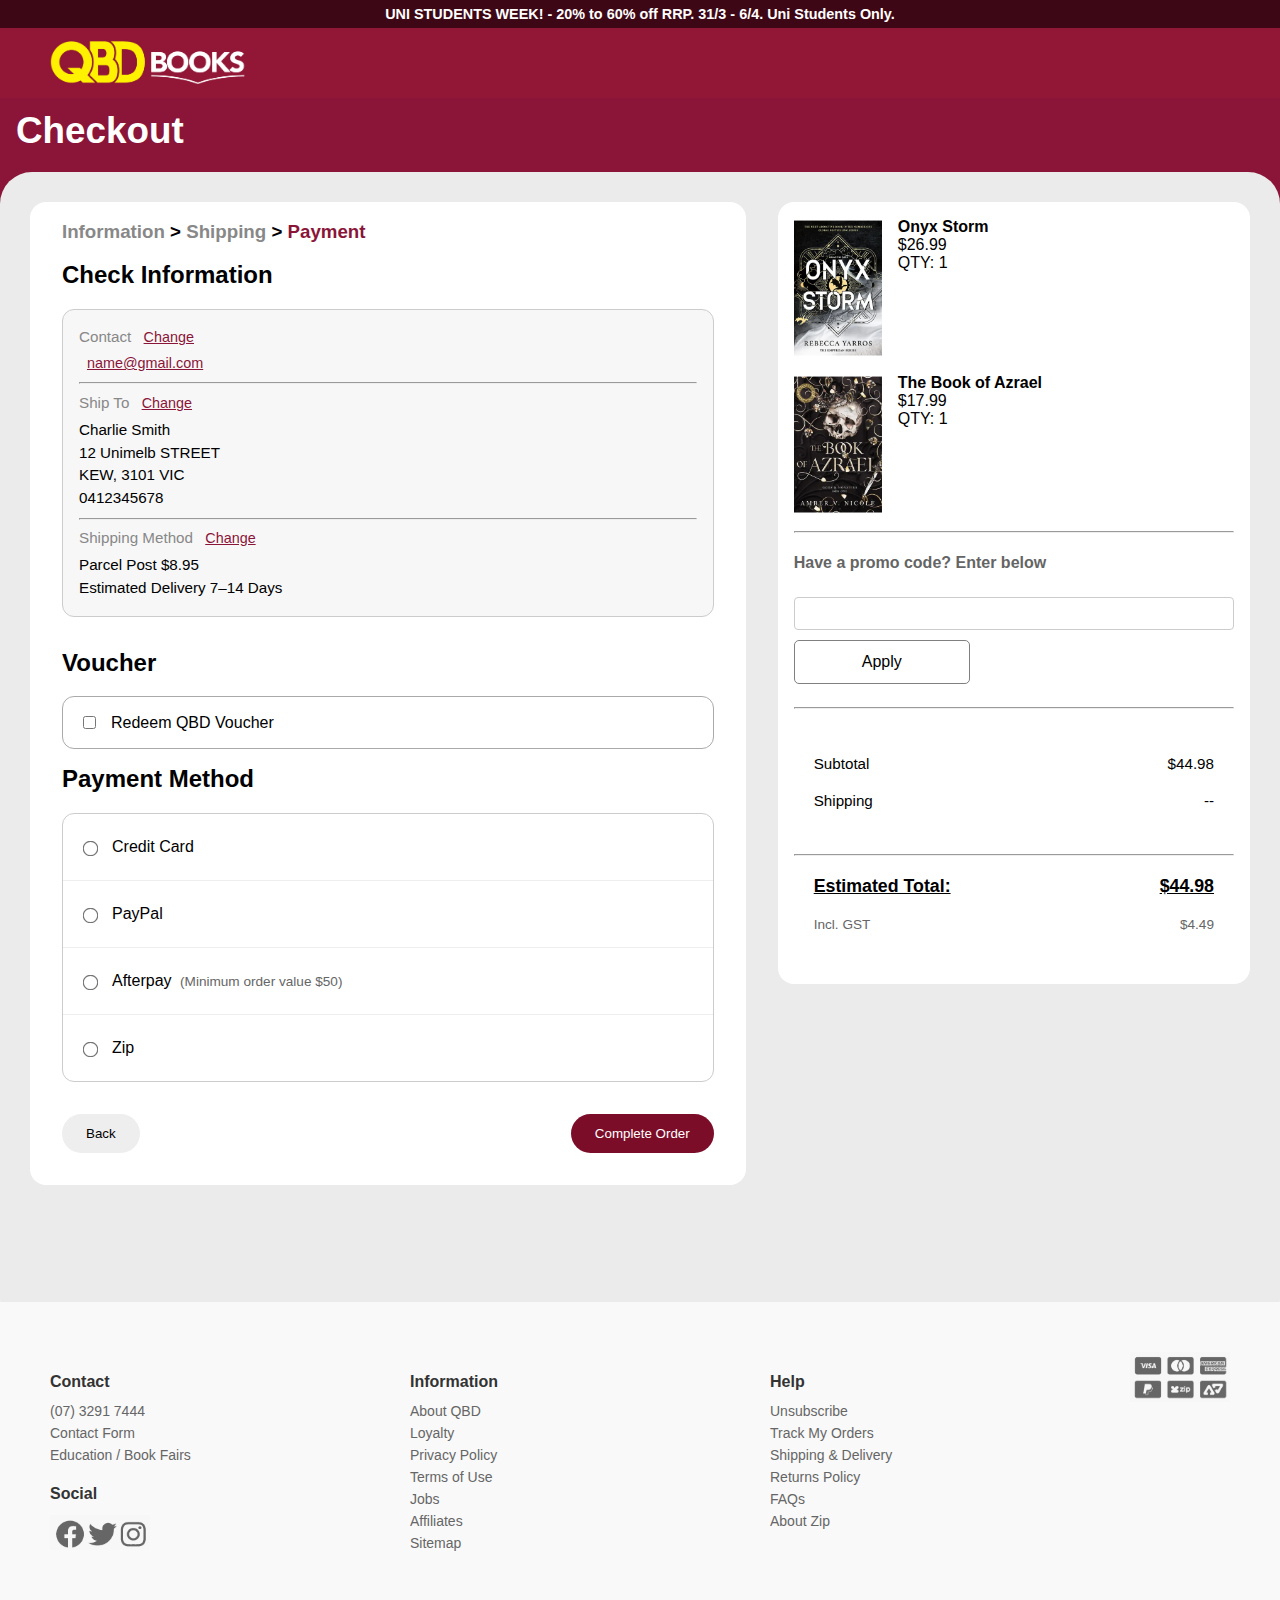
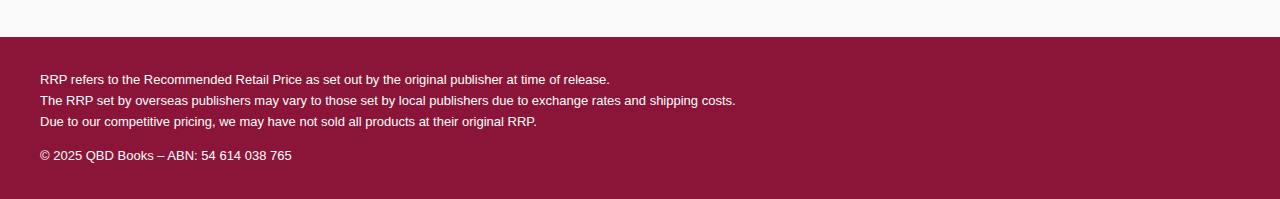
<file: QBDCheckoutpage3.html>
<html lang="en">
<head>
  <meta charset="UTF-8">
  <meta name="viewport" content="width=device-width, initial-scale=1.0">
  <title>Onyx Storm</title>
  <link rel="stylesheet" href="QBDCheckoutpage3.css">
</head>

<body>

 <div class="page-wrapper"> 

    <div class="promobanner">
      UNI STUDENTS WEEK! - 20% to 60% off RRP. 31/3 - 6/4. Uni Students Only. 
    </div>

    <!--Header-->
    <header class="navbar">      
      <div class="navleft">

        <div class="QBDlogo">
          <img id="QBDdlogo" src="Icons/QBDdicon.png" alt="QBD desktop logo">
          <img id="QBDmlogo" src="Icons/QBDmicon.png" alt="QBD mobile logo">
        </div>
      </div>
    </header>


    <div class="breadcrumb">
        Checkout
    </div>

    <div class="grey-container">   

  <div class="checkout-container">
    <!-- Left Column: Form -->
<div class="checkout-form">
  <h3><span style="color: #888;">Information</span> > <span style="color: #888;">Shipping</span> > <strong style="color: #8a1538;">Payment</strong></h3>
  <h2>Check Information</h2>

  <div class="info-box">
    <div class="info-section">
      <div class="info-header">
        <span class="label">Contact</span>
        <a href="QBDCheckoutpage1.html">Change</a>
      </div>
      <div class="info-content">
        <a href="mailto:name@gmail.com">name@gmail.com</a>
      </div>
    </div>
    <hr />

    <div class="info-section">
      <div class="info-header">
        <span class="label">Ship To</span>
        <a href="QBDCheckoutpage1.html">Change</a>
      </div>
      <div class="info-content">
        Charlie Smith<br />
        12 Unimelb STREET<br />
        KEW, 3101 VIC<br />
        0412345678
      </div>
    </div>
    <hr />

    <div class="info-section">
      <div class="info-header">
        <span class="label">Shipping Method</span>
        <a href="QBDCheckoutpage2.html">Change</a>
      </div>
      <div class="info-content">
        Parcel Post $8.95<br />
        Estimated Delivery 7–14 Days
      </div>
    </div>
  </div>

  <h2>Voucher</h2>
  <label class="voucher-option">
    <input type="checkbox" />
    Redeem QBD Voucher
  </label>

<h2>Payment Method</h2>
<div class="payment-options">

  <div class="payment-option">
    <label class="payment-method">
      <input type="radio" name="payment" value="credit" />
      <span>Credit Card</span>
    </label>
    <div class="payment-info">
      After clicking "Complete Order" you will be redirected to our payment processor to complete your purchase securely.
    </div>
  </div>

  <div class="payment-option">
    <label class="payment-method">
      <input type="radio" name="payment" value="paypal" />
      <span>PayPal</span>
    </label>
    <div class="payment-info">
      You will be redirected to PayPal to complete your purchase securely.
    </div>
  </div>

  <div class="payment-option">
    <label class="payment-method">
      <input type="radio" name="payment" value="afterpay" />
      <span>
        Afterpay <small class="note">(Minimum order value $50)</small>
      </span>
    </label>
    <div class="payment-info">
      Afterpay allows you to pay in four fortnightly instalments. Minimum order $50.
    </div>
  </div>

  <div class="payment-option">
    <label class="payment-method">
      <input type="radio" name="payment" value="zip" />
      <span>Zip</span>
    </label>
    <div class="payment-info">
      Pay later with Zip. Flexible repayments, no upfront payment.
    </div>
  </div>

</div>

  <div class="form-buttons">
    <button class="back-btn" onclick="window.location.href='QBDCheckoutpage2.html'">Back</button>
    <button class="continue-btn" onclick="window.location.href='QBDOrderConfirmation.html'">Complete Order</button>
  </div>
</div>


        <!-- Right Column: Order Summary -->
    <div class="order-summary">
      <div class="item">
        <img src="Bookcovers/onyx-storm.webp" alt="Onyx Storm"/>
        <div>
          <strong>Onyx Storm</strong><br>$26.99<br>QTY: 1
        </div>
      </div>
      <div class="item">
        <img src="Bookcovers/thebookofazrael.webp" alt="The Book of Azrael"/>
        <div>
          <strong>The Book of Azrael</strong><br>$17.99<br>QTY: 1
        </div>
      </div>
      <hr>
         <h4>Have a promo code? Enter below</h4>
            <input type="text"/>
            <button onclick="alert('Invalid Code - Promo code could not be applied')" class="apply">Apply</button>
        <hr>
        <br>
        <div class="totals">
        <p><span>Subtotal</span><span id="subtotal">$44.98</span></p>
        <p><span>Shipping</span><span id="shipping-cost">--</span></p>
        <br>
        <hr>
        <h3><strong>Estimated Total:</strong><strong id="estimated-total">$44.98</strong></h3>
        <p class="gst">Incl. GST <span id="gst">$4.49</span></p>
        </div>
    </div>

  </div>

  </div>
<!--footer starts here-->
<footer>
  <div class="footer-main">
    <div class="footer-column">
      <h4>Contact</h4>
      <p>(07) 3291 7444</p>
      <p>Contact Form</p>
      <p>Education / Book Fairs</p>

      <h4>Social</h4>
      <div class="social-icons">
        <img src="Icons/socialsicon.png" alt="icons of socials">
      </div>
    </div>

    <div class="footer-column">
      <h4>Information</h4>
      <p>About QBD</p>
      <p>Loyalty</p>
      <p>Privacy Policy</p>
      <p>Terms of Use</p>
      <p>Jobs</p>
      <p>Affiliates</p>
      <p>Sitemap</p>
    </div>

    <div class="footer-column">
      <h4>Help</h4>
      <p>Unsubscribe</p>
      <p>Track My Orders</p>
      <p>Shipping & Delivery</p>
      <p>Returns Policy</p>
      <p>FAQs</p>
      <p>About Zip</p>
    </div>

    <div class="footer-payments">
      <img src="Icons/paymentmethods.png" alt="payment methods">
    </div>
  </div>

  <div class="footer-bottom">
    <p>
      RRP refers to the Recommended Retail Price as set out by the original publisher at time of release.<br>
      The RRP set by overseas publishers may vary to those set by local publishers due to exchange rates and shipping costs.<br>
      Due to our competitive pricing, we may have not sold all products at their original RRP.
    </p>
    <p>© 2025 QBD Books – ABN: 54 614 038 765</p>
  </div>
</footer>


</div>

<script src="Javascript/QBDCheckoutpage3.js"></script>


</body>
</file>
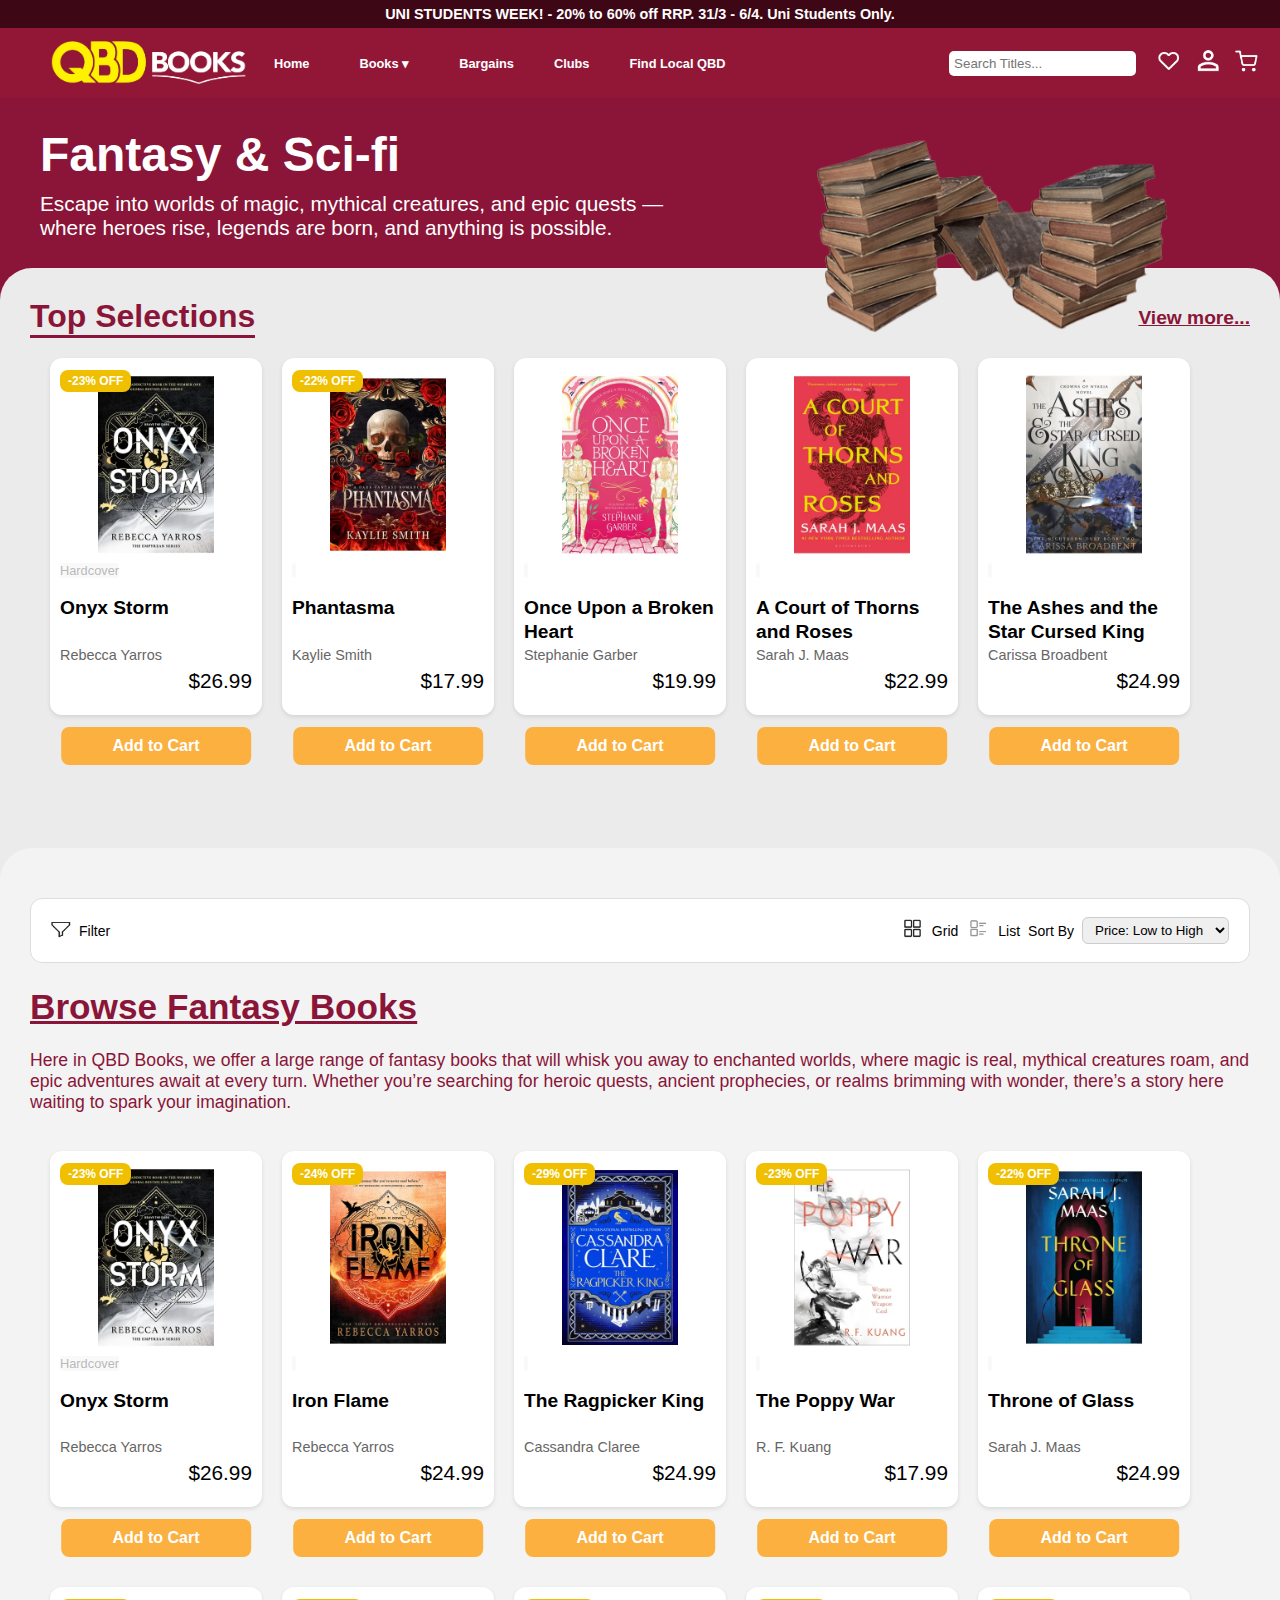
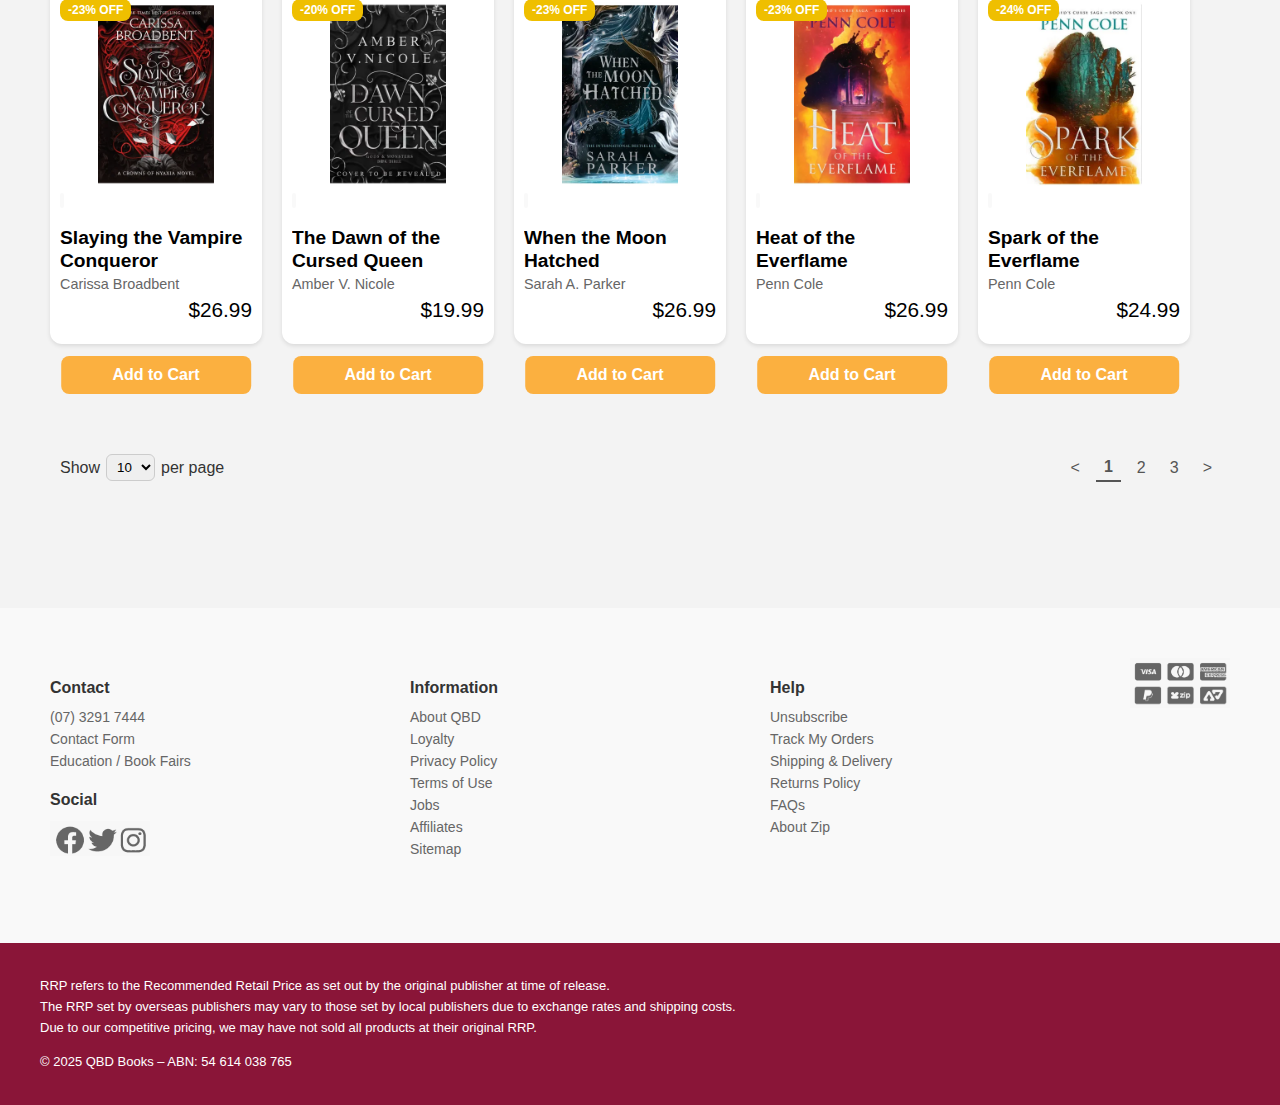
<file: QBDFilteredBrowse.html>
<!DOCTYPE html>
<html lang="en">


<head> 
  <meta charset="UTF-8" />
  <title>QBD Books</title>
  <meta name="viewport" content="width=device-width, initial-scale=1.0">
  <link rel="stylesheet" href="QBDBrowse.css">
</head>


<body> 

  <div class="page-wrapper">

    <!-- Top Promotional Banner -->
    <div class="promobanner">
      UNI STUDENTS WEEK! - 20% to 60% off RRP. 31/3 - 6/4. Uni Students Only. 
    </div>

    <!--Header-->
    <header class="navbar">      
      <div class="navleft">
        <div class="hamburger">
                <button class="hamburger" id="menu-toggle"><img src="Icons/hamburger.webp" alt="Hamburger menu icon" class="menu-img" id="hamburgerIcon"></button>

                <!-- Side Navigation -->
                <div class="side-menu" id="side-menu">
                  <button class="close-btn" id="close-menu">&times;</button>
                  <nav>
                    <a href="#">Home</a>

                    <a href="#" class="dropdown-toggle" data-target="books-submenu">Books</a>
                    <div class="submenu" id="books-submenu">
                      <a href="#">Fiction</a>
                      <a href="#">Non-Fiction</a>
                      <a href="QBDBrowse.html">Fantasy & Sci-fi</a>
                      <a href="#">Australian Fiction</a>
                    </div>

                    <a href="#" class="dropdown-toggle" data-target="bargains-submenu">Bargains</a>
                    <div class="submenu" id="bargains-submenu">
                      <a href="#">Sale</a>
                      <a href="#">Clearance</a>
                    </div>

                    <a href="#" class="dropdown-toggle" data-target="clubs-submenu">Clubs</a>
                    <div class="submenu" id="clubs-submenu">
                      <a href="#">QBD Book Club</a>
                      <a href="#">Kids Club</a>
                    </div>

                    <a href="#" class="dropdown-toggle" data-target="find-submenu">Find Local QBD</a>
                    <div class="submenu" id="find-submenu">
                      <a href="#">Store Locator</a>
                    </div>
                  </nav>
                </div>

                <script src="Javascript/MobileMenupage.js"></script>

        </div>

        <!-- desktop and mobile QBDlogos -->
        <div class="QBDlogo">
          <img id="QBDdlogo" src="Icons/QBDdicon.png" alt="QBD desktop logo">
          <img id="QBDmlogo" src="Icons/QBDmicon.png" alt="QBD mobile logo">
        </div>

        <!-- Navigation bar and drop down Menu -->
        <nav>
          <ul class="navlinks">
            <li><a href="index.html">Home</a></li>
                <li class="dropdown">
                  <span class="dropbtn">Books ▾</span>
                  <div class="mega-dropdown">
                    <div class="dropdown-column">
                      <h4>Browse by</h4>
                      <ul>
                        <li>Fiction</li>
                        <li>Non-Fiction</li>
                        <li>Bestsellers</li>
                        <li>Coming Soon</li>
                        <li>Sales</li>
                        <li class="view-all">View All...</li>
                      </ul>
                    </div>
                    <div class="dropdown-column">
                      <h4>Browse by Genre</h4>
                      <ul>
                        <a href="QBDBrowse.html">Fantasy & Sci-fi</a>
                        <li>Australian fiction</li>
                        <li>Crime</li>
                        <li>Young Adult</li>
                        <li>Graphic Novels</li>
                        <li>Poetry</li>
                        <li>Romance</li>
                      </ul>
                    </div>
                    <div class="dropdown-column">
                      <h4>Browse by Author</h4>
                      <ul>
                        <li>Tony Birch</li>
                        <li>Claire Keegan</li>
                        <li>Melissa Lucashenko</li>
                        <li>Ann Patchett</li>
                        <li>Zadie Smith</li>
                        <li>Colm Toibin</li>
                        <li class="view-all">View All...</li>
                      </ul>
                    </div>
                  </div>
                </li>

            <li>Bargains</li>
            <li>Clubs</li>
            <li>Find Local QBD</li>
          </ul>
        </nav>

      </div>

      <div class="nav-right">
        <div class="search-cart">
          <input type="text" placeholder="Search Titles..." id="search-input" />
          <img id="search" src="Icons/searchicon.png" alt="Search Icon">
        </div>

        <div class="nav-icons">
          <img src="Icons/heart.png" alt="Wishlist" />
          <img src="Icons/profile.png" alt="User" />
          <img src="Icons/Cart.png" alt="Cart" />
        </div>
      </div>
    </header>

    <!-- page content (title)-->
    <div class="page-title">
      <div class="title-text">
        <h1>Fantasy & Sci-fi</h1>
        <p>
          Escape into worlds of magic, mythical creatures, and epic quests —
          where heroes rise, legends are born, and anything is possible.
        </p>
      </div>
      <div class="book-image">
        <img src="Bookcovers/Fantasy_bookpile.png" alt="Stacked fantasy books" >
      </div>
    </div>

        <!-- Top Selections sliding menu book grid -->
    <div class="products-section">
      <div class="section-header">
        <h2>Top Selections</h2>
        <a href="#">View more...</a>
        </div>
            <div class="books-grid" id="books-grid">
            <!-- Books go here -->
            </div> 
    </div>

    <!-- Book Browse Page Content -->
    <div class="products-section2">
        <!-- filter bar -->
        <div class="filter-bar">
            <button class="filter-button" id="filter-toggle">
                <span class="icon"><img src="Icons/filtericon.png" alt="Filter icon"> </span> Filter
            </button>
            
            <!-- Filter Button -->
            <button class="filter-menu" id="filter-toggle">
              <img src="Icons/filtericon.png" alt="Filter icon"> Filter
            </button>



            <!-- Filter Side Menu -->
            <div class="side-menu" id="filter-menu">
              <button class="close-btn" id="close-filter">&times;</button>
              <nav>
              <!-- Price Range -->
              <a href="#" class="dropdown-toggle" data-target="price-filter">Price Range</a>
              <div class="submenu" id="price-filter">
                <label><input type="radio" name="price" value="under10"> Under $10</label>
                <label><input type="radio" name="price" value="10-30"checked> $10 - $30</label>
                <label><input type="radio" name="price" value="25-50"> $25 - $50</label>
                <label><input type="radio" name="price" value="50-100"> $50 - $100</label>
              </div>

              <!-- Availability -->
              <a href="#" class="dropdown-toggle" data-target="availability-filter">Availability</a>
              <div class="submenu" id="availability-filter">
                <label><input type="radio" name="availability" value="in-stock"> In Stock</label>
                <label><input type="radio" name="availability" value="in-stores"> In Stores</label>
                <label><input type="radio" name="availability" value="special-order"> Special Order</label>
                <label><input type="radio" name="availability" value="pre-order"> Pre-Order</label>
              </div>

              <!-- Discounted -->
              <a href="#" class="dropdown-toggle" data-target="discount-filter">Discounted</a>
              <div class="submenu" id="discount-filter">
                <label><input type="radio" name="discount" value="10-20"> 10-20%</label>
                <label><input type="radio" name="discount" value="20-40"checked> 20-40%</label>
                <label><input type="radio" name="discount" value="40-60"> 40-60%</label>
                <label><input type="radio" name="discount" value="over60"> Over 60%</label>
              </div>

              <!-- Binding -->
              <a href="#" class="dropdown-toggle" data-target="binding-filter">Binding</a>
              <div class="submenu" id="binding-filter">
                <label><input type="radio" name="binding" value="paperback"> Paperback</label>
                <label><input type="radio" name="binding" value="hardcover"> Hardcover</label>
                <label><input type="radio" name="binding" value="box-set"> Box Set</label>
              </div>

              <!-- Dispatch -->
              <a href="#" class="dropdown-toggle" data-target="dispatch-filter">Dispatch</a>
              <div class="submenu" id="dispatch-filter">
                <label><input type="radio" name="dispatch" value="same-day"> Same Day</label>
                <label><input type="radio" name="dispatch" value="1-2-days"> 1–2 Days</label>
                <label><input type="radio" name="dispatch" value="3-7-days"> 3–7 Days</label>
              </div>
              </nav>

                  <div class="filter-footer">
                  <button class="apply-filter-btn">Filter</button>
                </div>

            </div>

            <div class="sort-dropdown">
                <div class="view-toggle">
                    <span class="icon active"><img src="Icons/Gridicon.png" alt="Grid Icon"> </span> Grid
                    <span class="icon"><img src="Icons/Listicon.png" alt="List icon"> </span> List
                </div>

                <label for="sort">Sort By</label>
                <select id="sort">
                <option>Price: Low to High</option>
                <option>Price: High to Low</option>
                <option>Newest</option>
                <option>Best Selling</option>
                </select>
            </div>
        </div>


        <div class="genreintroduction">
            <h1>Browse Fantasy Books</h1>
            <p>Here in QBD Books, we offer a large range of fantasy books that will whisk you away to enchanted worlds, where magic is real, mythical creatures roam, and epic adventures await at every turn. Whether you’re searching for heroic quests, ancient prophecies, or realms brimming with wonder, there’s a story here waiting to spark your imagination.</p>

        </div>

        <!-- Book Browse Book display -->
        <div class="books-row1" id="books-row1">
            <!-- books go here-->
        </div>
        <div class="books-row2" id="books-row2">
        </div>
        

  <div class="pagination-bar">
  <div class="show-per-page">
    <label for="per-page-select">Show</label>
    <select id="per-page-select">
      <option value="10">10</option>
      <option value="20">20</option>
      <option value="50">50</option>
    </select>
    <span>per page</span>
  </div>

  <div class="pagination-controls">
    <button class="page-arrow">&lt;</button>
    <button class="page-number active">1</button>
    <button class="page-number">2</button>
    <button class="page-number">3</button>
    <button class="page-arrow">&gt;</button>
  </div>

  </div>


    </div>

  <!--footer starts here-->
  <footer>
    <div class="footer-main">
      <div class="footer-column">
        <h4>Contact</h4>
        <p>(07) 3291 7444</p>
        <p>Contact Form</p>
        <p>Education / Book Fairs</p>

        <h4>Social</h4>
        <div class="social-icons">
          <img src="Icons/socialsicon.png" alt="icons of socials">
        </div>
      </div>

      <div class="footer-column">
        <h4>Information</h4>
        <p>About QBD</p>
        <p>Loyalty</p>
        <p>Privacy Policy</p>
        <p>Terms of Use</p>
        <p>Jobs</p>
        <p>Affiliates</p>
        <p>Sitemap</p>
      </div>

      <div class="footer-column">
        <h4>Help</h4>
        <p>Unsubscribe</p>
        <p>Track My Orders</p>
        <p>Shipping & Delivery</p>
        <p>Returns Policy</p>
        <p>FAQs</p>
        <p>About Zip</p>
      </div>

      <div class="footer-payments">
        <img src="Icons/paymentmethods.png" alt="payment methods">
      </div>
    </div>

    <div class="footer-bottom">
      <p>
        RRP refers to the Recommended Retail Price as set out by the original publisher at time of release.<br>
        The RRP set by overseas publishers may vary to those set by local publishers due to exchange rates and shipping costs.<br>
        Due to our competitive pricing, we may have not sold all products at their original RRP.
      </p>
      <p>© 2025 QBD Books – ABN: 54 614 038 765</p>
    </div>
  </footer>

  </div> <!-- end of page wrapper -->


 <!-- Mobile Slide-in Search Menu -->
<div class="search-overlay" id="search-overlay">
  <div class="search-box">
    <button id="close-search" class="close-search">&times;</button>
    <input type="text" id="overlay-input" placeholder="Search Title..." class="overlay-input" />
    <button class="overlay-btn">
      <img src="Icons/searchbwicon.png" alt="Search" />
    </button>
  </div>
</div>

  <!-- JS Script-->
 <script src="Javascript/QBDFilteredBrowse.js"></script>
<script>
  document.addEventListener("DOMContentLoaded", function () {
    const mobileSearchIcon = document.getElementById("search");
    const searchOverlay = document.getElementById("search-overlay");
    const closeSearch = document.getElementById("close-search");

    if (mobileSearchIcon && searchOverlay && closeSearch) {
      mobileSearchIcon.addEventListener("click", function () {
        searchOverlay.classList.add("active");
        document.body.classList.add("noscroll");
      });

      closeSearch.addEventListener("click", function () {
        searchOverlay.classList.remove("active");
        document.body.classList.remove("noscroll");
      });
    } else {
      console.warn("Search toggle elements not found.");
    }
  });

  //search results linking to other pages: 
const searchInput = document.getElementById('overlay-input');

searchInput.addEventListener('keypress', function (e) {
  if (e.key === 'Enter') {
    e.preventDefault();
    const query = searchInput.value.trim();
    if (query) {
      window.location.href = `QBDSearch.html?query=${encodeURIComponent(query)}`;
    }
  }
});
</script>

</body>
</file>
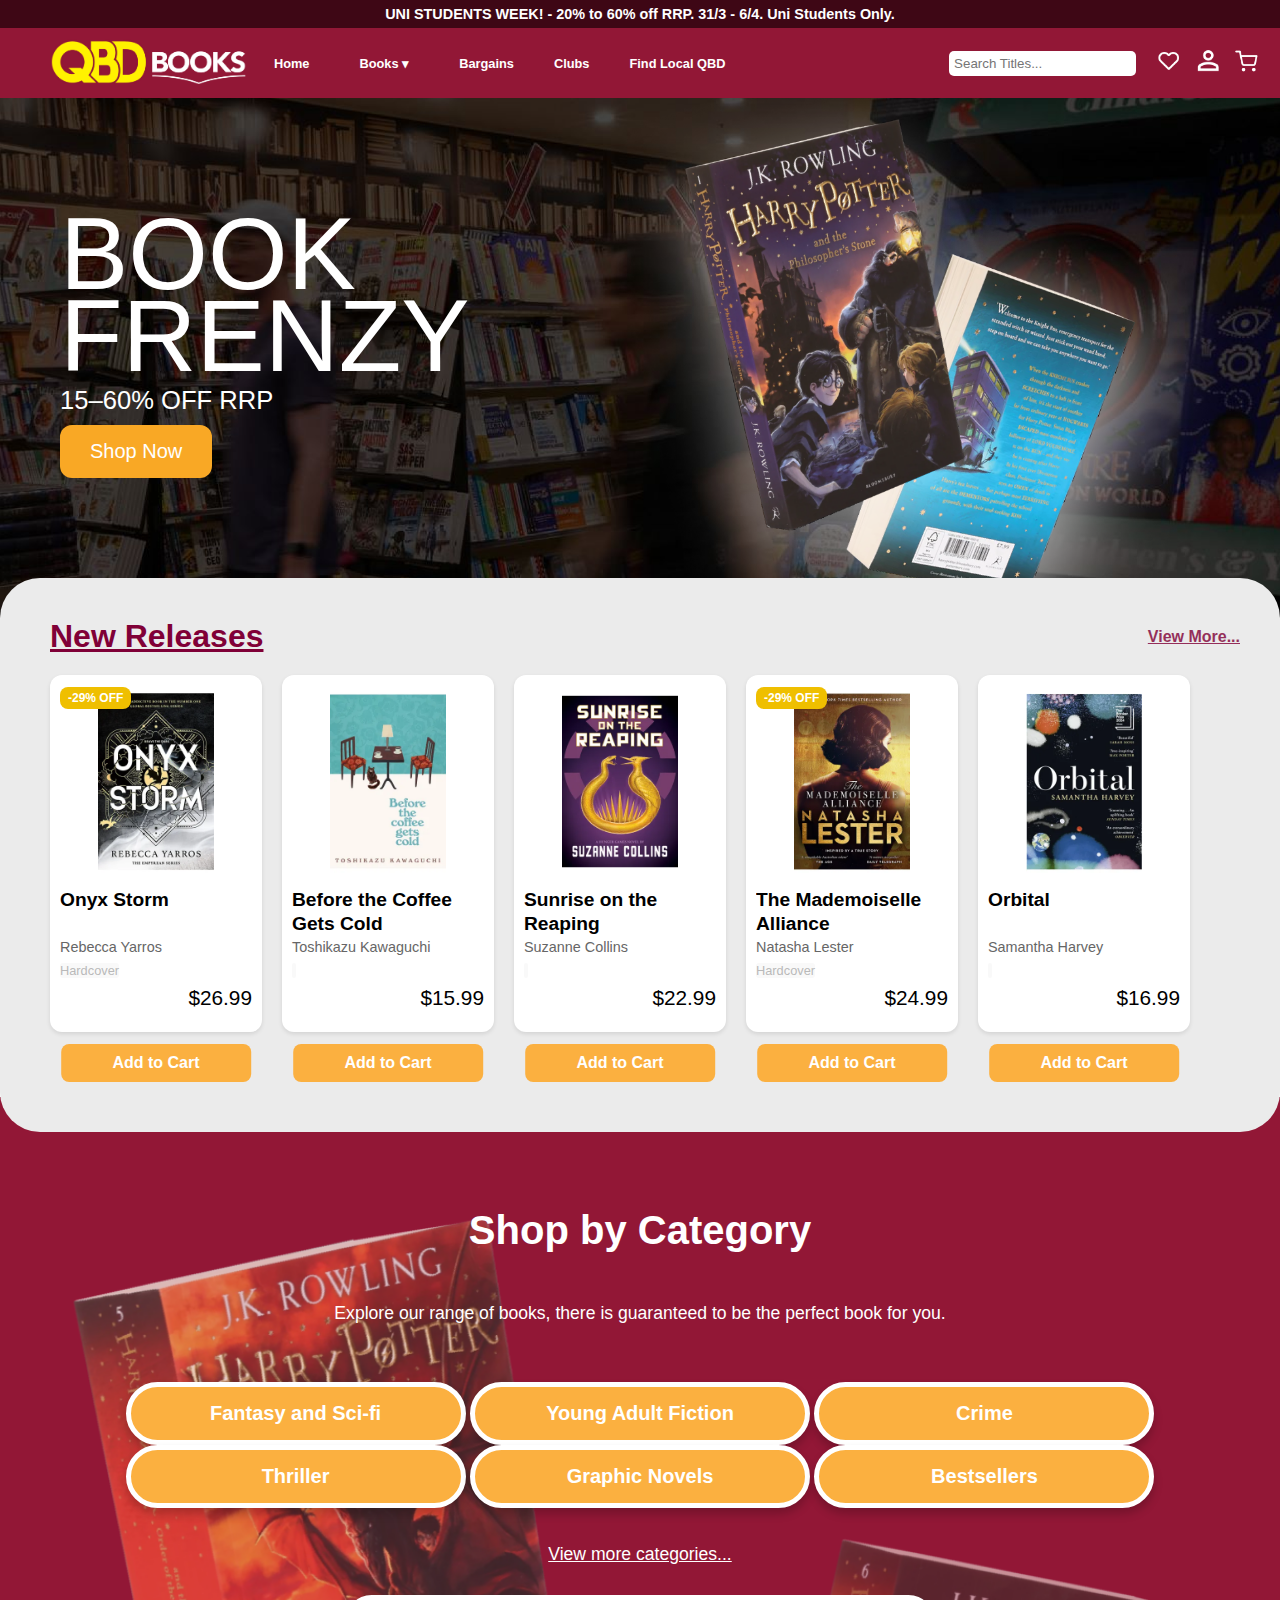
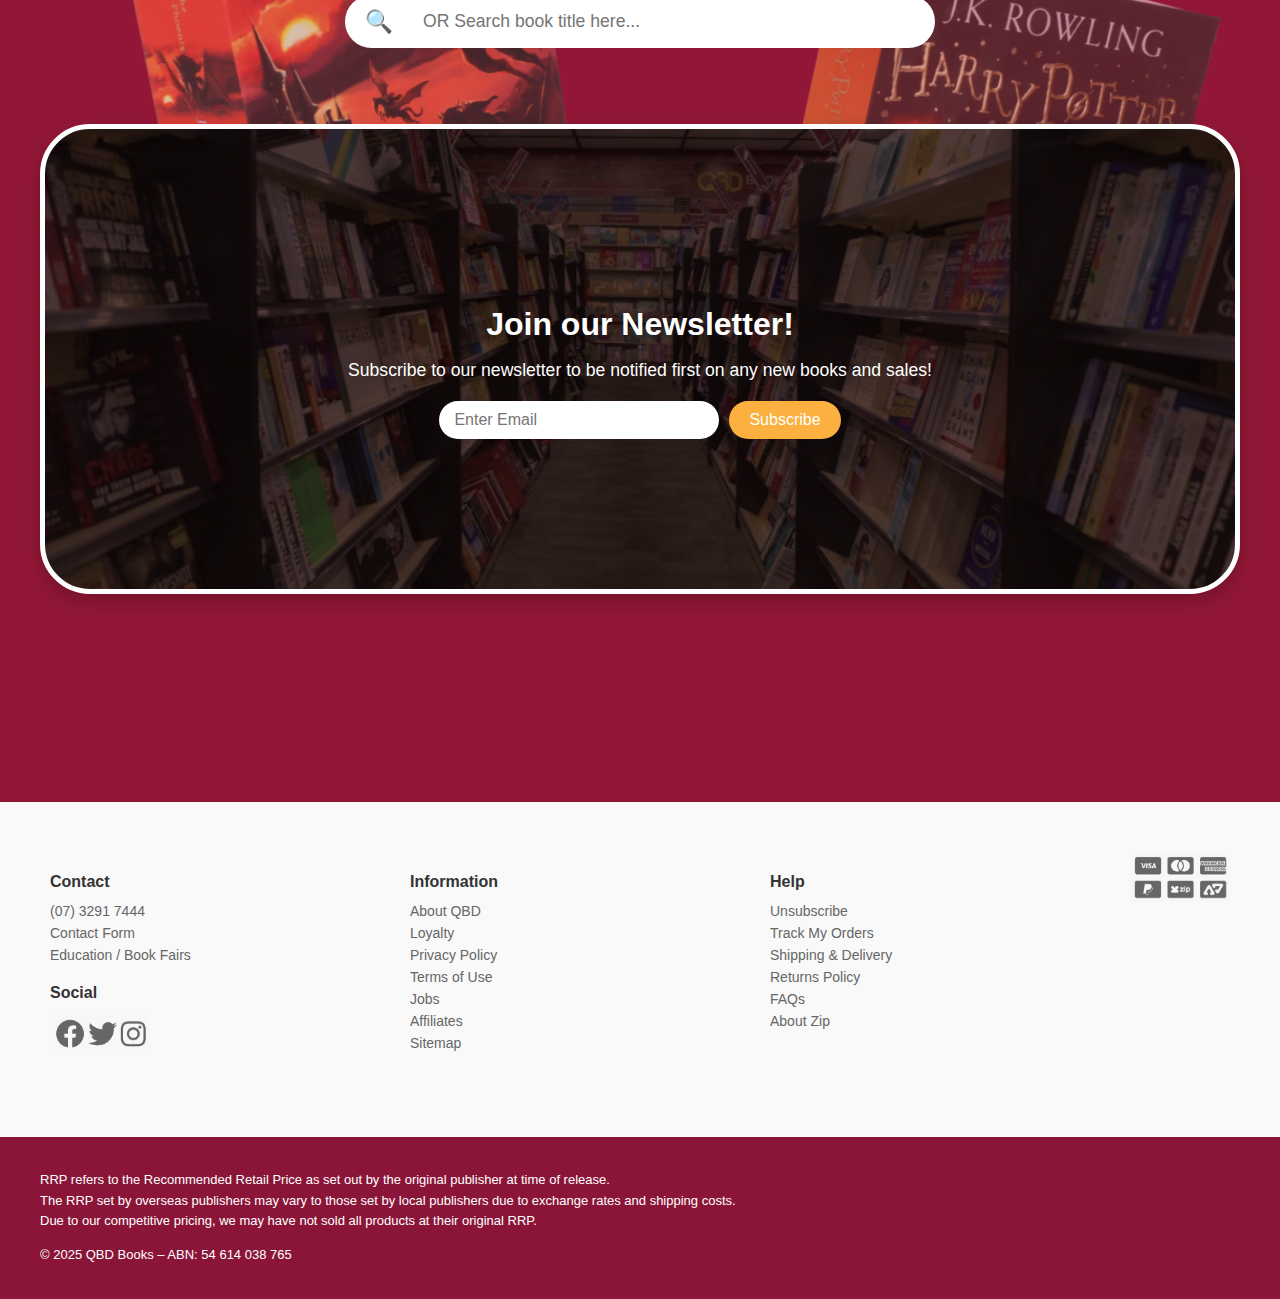
<file: QBDHomepage.html>
<!DOCTYPE html>
<html lang="en">


<head> 
  <meta charset="UTF-8" />
  <title>QBD Books</title>
  <meta name="viewport" content="width=device-width, initial-scale=1.0">
  <link rel="stylesheet" href="QBDHomepage.css">
</head>


<body> 

  <div class="page-wrapper">

    <!-- Top Promotional Banner -->
    <div class="promobanner">
      UNI STUDENTS WEEK! - 20% to 60% off RRP. 31/3 - 6/4. Uni Students Only. 
    </div>

    <!-- Navbar -->
    <header class="navbar">      
      
      
      <div class="navleft">
        <div class="hamburger">
                <button class="hamburger" id="menu-toggle"><img src="Icons/hamburger.webp" alt="Hamburger menu icon" class="menu-img" id="hamburgerIcon"></button>

                <!-- Side Navigation -->
                <div class="side-menu" id="side-menu">
                  <button class="close-btn" id="close-menu">&times;</button>
                  <nav>
                    <a href="#">Home</a>

                    <a href="#" class="dropdown-toggle" data-target="books-submenu">Books</a>
                    <div class="submenu" id="books-submenu">
                      <a href="#">Fiction</a>
                      <a href="#">Non-Fiction</a>
                      <a href="#">Fantasy & Sci-fi</a>
                      <a href="#">Australian Fiction</a>
                    </div>

                    <a href="#" class="dropdown-toggle" data-target="bargains-submenu">Bargains</a>
                    <div class="submenu" id="bargains-submenu">
                      <a href="#">Sale</a>
                      <a href="#">Clearance</a>
                    </div>

                    <a href="#" class="dropdown-toggle" data-target="clubs-submenu">Clubs</a>
                    <div class="submenu" id="clubs-submenu">
                      <a href="#">QBD Book Club</a>
                      <a href="#">Kids Club</a>
                    </div>

                    <a href="#" class="dropdown-toggle" data-target="find-submenu">Find Local QBD</a>
                    <div class="submenu" id="find-submenu">
                      <a href="#">Store Locator</a>
                    </div>
                  </nav>
                </div>

                <script src="Javascript/MobileMenupage.js"></script>

        </div>

        <div class="QBDlogo">
          <img id="QBDdlogo" src="Icons/QBDdicon.png" alt="QBD desktop logo">
          <img id="QBDmlogo" src="Icons/QBDmicon.png" alt="QBD mobile logo">
        </div>

        <nav>
          <ul class="navlinks">
            <li><a href="QBDsite.html">Home</a></li>
                <li class="dropdown">
                  <span class="dropbtn">Books ▾</span>
                  <div class="mega-dropdown">
                    <div class="dropdown-column">
                      <h4>Browse by</h4>
                      <ul>
                        <li>Fiction</li>
                        <li>Non-Fiction</li>
                        <li>Bestsellers</li>
                        <li>Coming Soon</li>
                        <li>Sales</li>
                        <li class="view-all">View All...</li>
                      </ul>
                    </div>
                    <div class="dropdown-column">
                      <h4>Browse by Genre</h4>
                      <ul>
                        <li>Fantasy and Sci-fi</li>
                        <li>Australian fiction</li>
                        <li>Crime</li>
                        <li>Young Adult</li>
                        <li>Graphic Novels</li>
                        <li>Poetry</li>
                        <li>Romance</li>
                      </ul>
                    </div>
                    <div class="dropdown-column">
                      <h4>Browse by Author</h4>
                      <ul>
                        <li>Tony Birch</li>
                        <li>Claire Keegan</li>
                        <li>Melissa Lucashenko</li>
                        <li>Ann Patchett</li>
                        <li>Zadie Smith</li>
                        <li>Colm Toibin</li>
                        <li class="view-all">View All...</li>
                      </ul>
                    </div>
                  </div>
                </li>

            <li>Bargains</li>
            <li>Clubs</li>
            <li>Find Local QBD</li>
          </ul>
        </nav>
      </div>

      <div class="nav-right">
        <div class="search-cart">
          <input type="text" placeholder="Search Titles..." id="search-input" />
          <img id="search" src="Icons/searchicon.png" alt="Search Icon">
        </div>

        <div class="nav-icons">
          <img src="Icons/heart.png" alt="Wishlist" />
          <img src="Icons/profile.png" alt="User" />
          <img src="Icons/Cart.png" alt="Cart" />
        </div>
      </div>
    </header>

    <!-- Hero Section -->
    <section class="hero">
      <div class="hero-overlay"></div>
      <div class="hero-content">
        <h1>BOOK<br>FRENZY</h1>
        <p>15–60% OFF RRP</p>
        <button class="cta-button">Shop Now</button>
      </div>
    </section>

    <!-- New Releases scrolling menu Section -->
    <div class="grey-container">
       <div class="section-header">
         <div class="section-title">New Releases</div>
         <span class="view-more-text">View More...</span>
       </div>
         <div class="books-grid" id="books-grid">
        <!-- Books go here -->
         </div>
    </div>


  <script src="Javascript/Homepagebookgrid.js"></script>

  <!-- Shop by Category Section -->
<div class="category-section">
  <br>
  <h2>Shop by Category</h2>
  <br>
  <p>Explore our range of books, there is guaranteed to be the perfect book for you.</p>
  <br>
  <div class="category-grid">
    <button class="category-btn">Fantasy and Sci-fi</button>
    <button class="category-btn">Young Adult Fiction</button>
    <button class="category-btn">Crime</button>
    <button class="category-btn">Thriller</button>
    <button class="category-btn">Graphic Novels</button>
    <button class="category-btn">Bestsellers</button>
  </div>
  <br>
  <br>
  <div class="view-more">View more categories...</div>

  <div class="search-wrapper">
    <span class="search-icon">🔍</span>
    <input type="text" placeholder="OR Search book title here..." />
  </div>
  <br>
  <br>
   <!-- Newsletter Section -->
  <div class="newsletter-banner">
    <div class="newsletter-content">
      <h2>Join our Newsletter!</h2>
      <p>Subscribe to our newsletter to be notified first on any new books and sales!</p>
      <div class="newsletter-form">
        <input type="email" placeholder="Enter Email" />
        <button>Subscribe</button>
      </div>
    </div>
  </div>

</div>

<!--footer starts here-->
<footer>
  <div class="footer-main">
    <div class="footer-column">
      <h4>Contact</h4>
      <p>(07) 3291 7444</p>
      <p>Contact Form</p>
      <p>Education / Book Fairs</p>

      <h4>Social</h4>
      <div class="social-icons">
        <img src="Icons/socialsicon.png" alt="icons of socials">
      </div>
    </div>

    <div class="footer-column">
      <h4>Information</h4>
      <p>About QBD</p>
      <p>Loyalty</p>
      <p>Privacy Policy</p>
      <p>Terms of Use</p>
      <p>Jobs</p>
      <p>Affiliates</p>
      <p>Sitemap</p>
    </div>

    <div class="footer-column">
      <h4>Help</h4>
      <p>Unsubscribe</p>
      <p>Track My Orders</p>
      <p>Shipping & Delivery</p>
      <p>Returns Policy</p>
      <p>FAQs</p>
      <p>About Zip</p>
    </div>

    <div class="footer-payments">
      <img src="Icons/paymentmethods.png" alt="payment methods">
    </div>
  </div>

  <div class="footer-bottom">
    <p>
      RRP refers to the Recommended Retail Price as set out by the original publisher at time of release.<br>
      The RRP set by overseas publishers may vary to those set by local publishers due to exchange rates and shipping costs.<br>
      Due to our competitive pricing, we may have not sold all products at their original RRP.
    </p>
    <p>© 2025 QBD Books – ABN: 54 614 038 765</p>
  </div>
</footer>

  </div> <!-- end of page-wrapper -->

</body>
</html>
</file>
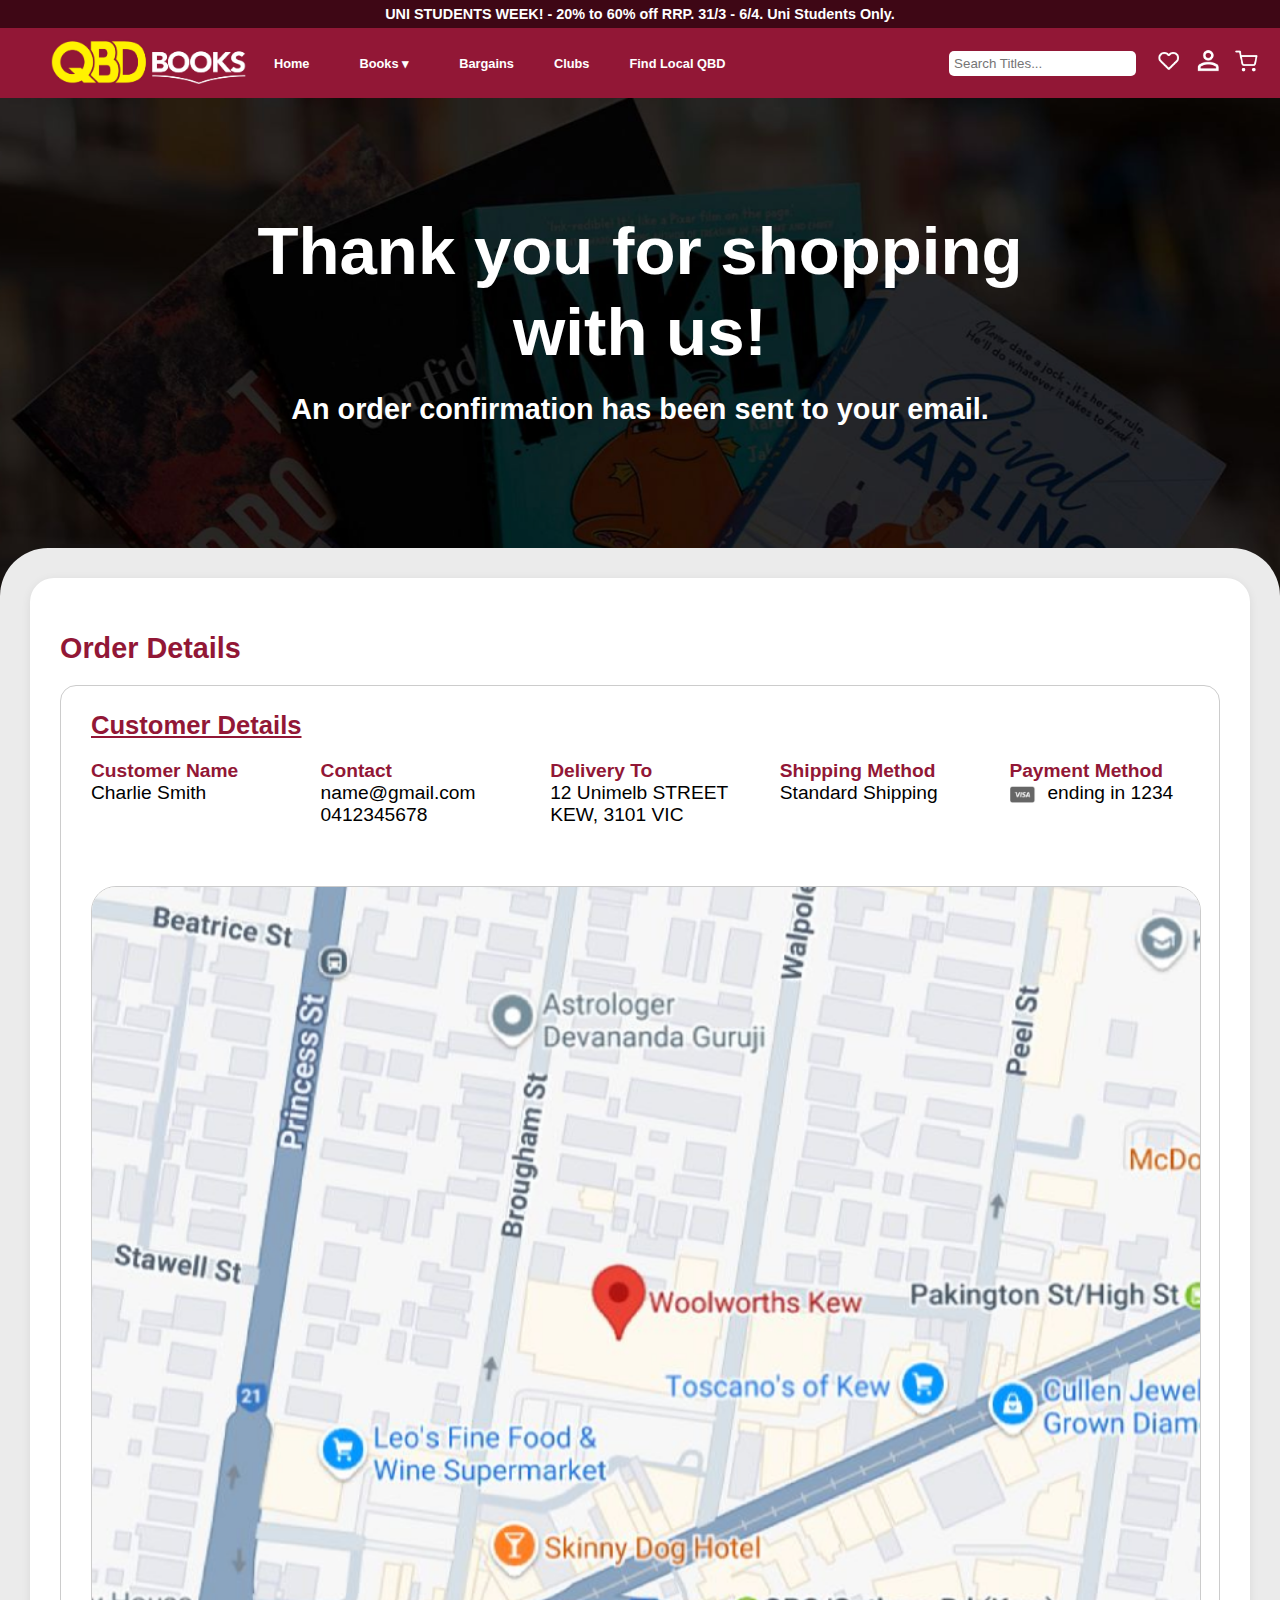
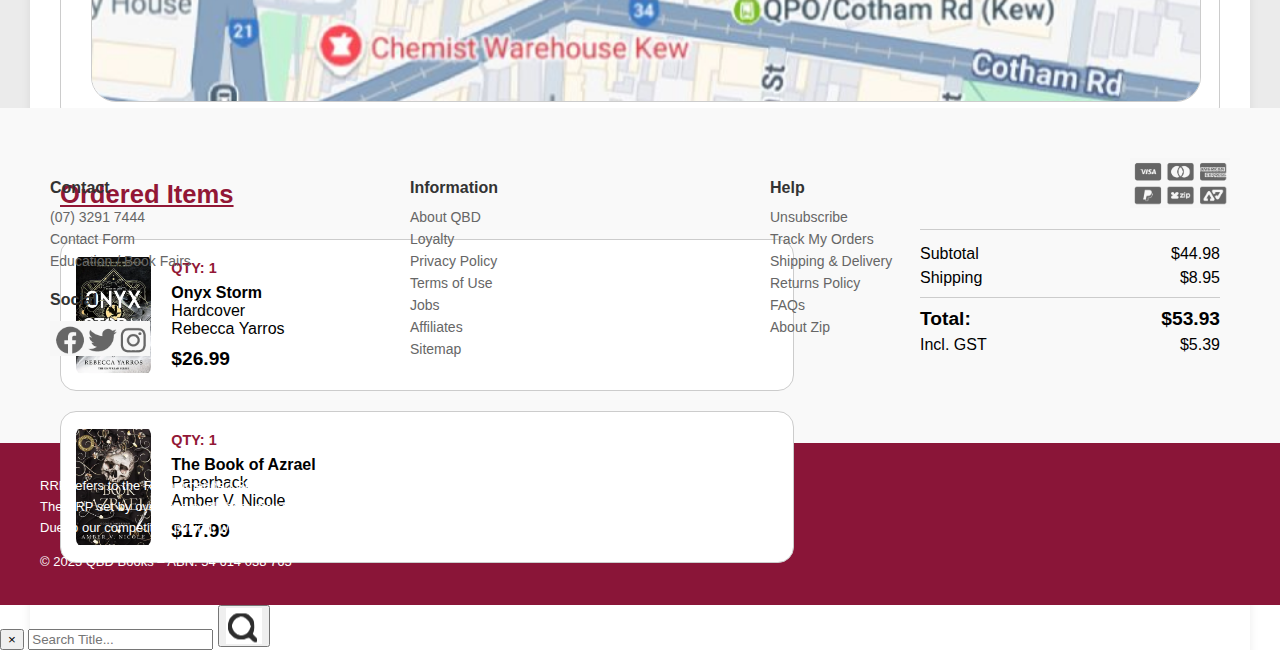
<file: QBDOrderConfirmation.html>
<html lang="en">
<head>
  <meta charset="UTF-8">
  <meta name="viewport" content="width=device-width, initial-scale=1.0">
  <title>Onyx Storm</title>
  <link rel="stylesheet" href="QBDOrderConfirmation.css">
</head>

<body>

 <div class="page-wrapper"> 

    <div class="promobanner">
      UNI STUDENTS WEEK! - 20% to 60% off RRP. 31/3 - 6/4. Uni Students Only. 
    </div>

    <!--Header-->
    <header class="navbar">      
      <div class="navleft">
        <div class="hamburger">
                <button class="hamburger" id="menu-toggle"><img src="Icons/hamburger.webp" alt="Hamburger menu icon" class="menu-img" id="hamburgerIcon"></button>

                <!-- Side Navigation -->
                <div class="side-menu" id="side-menu">
                  <button class="close-btn" id="close-menu">&times;</button>
                  <nav>
                    <a href="QBDHomepage.html">Home</a>

                    <a href="#" class="dropdown-toggle" data-target="books-submenu">Books</a>
                    <div class="submenu" id="books-submenu">
                      <a href="#">Fiction</a>
                      <a href="#">Non-Fiction</a>
                      <a href="QBDBrowse.html">Fantasy & Sci-fi</a>
                      <a href="#">Australian Fiction</a>
                    </div>

                    <a href="#" class="dropdown-toggle" data-target="bargains-submenu">Bargains</a>
                    <div class="submenu" id="bargains-submenu">
                      <a href="#">Sale</a>
                      <a href="#">Clearance</a>
                    </div>

                    <a href="#" class="dropdown-toggle" data-target="clubs-submenu">Clubs</a>
                    <div class="submenu" id="clubs-submenu">
                      <a href="#">QBD Book Club</a>
                      <a href="#">Kids Club</a>
                    </div>

                    <a href="#" class="dropdown-toggle" data-target="find-submenu">Find Local QBD</a>
                    <div class="submenu" id="find-submenu">
                      <a href="#">Store Locator</a>
                    </div>
                  </nav>
                </div>

                <script src="Javascript/MobileMenupage.js"></script>

        </div>

        <div class="QBDlogo">
          <img id="QBDdlogo" src="Icons/QBDdicon.png" alt="QBD desktop logo">
          <img id="QBDmlogo" src="Icons/QBDmicon.png" alt="QBD mobile logo">
        </div>

        <nav>
          <ul class="navlinks">
            <li><a href="QBDHomepage.html">Home</a></li>
                <li class="dropdown">
                  <span class="dropbtn">Books ▾</span>
                  <div class="mega-dropdown">
                    <div class="dropdown-column">
                      <h4>Browse by</h4>
                      <ul>
                        <li>Fiction</li>
                        <li>Non-Fiction</li>
                        <li>Bestsellers</li>
                        <li>Coming Soon</li>
                        <li>Sales</li>
                        <li class="view-all">View All...</li>
                      </ul>
                    </div>
                    <div class="dropdown-column">
                      <h4>Browse by Genre</h4>
                      <ul>
                        <a href="QBDBrowse.html">Fantasy & Sci-fi</a>
                        <li>Australian fiction</li>
                        <li>Crime</li>
                        <li>Young Adult</li>
                        <li>Graphic Novels</li>
                        <li>Poetry</li>
                        <li>Romance</li>
                      </ul>
                    </div>
                    <div class="dropdown-column">
                      <h4>Browse by Author</h4>
                      <ul>
                        <li>Tony Birch</li>
                        <li>Claire Keegan</li>
                        <li>Melissa Lucashenko</li>
                        <li>Ann Patchett</li>
                        <li>Zadie Smith</li>
                        <li>Colm Toibin</li>
                        <li class="view-all">View All...</li>
                      </ul>
                    </div>
                  </div>
                </li>

            <li>Bargains</li>
            <li>Clubs</li>
            <li>Find Local QBD</li>
          </ul>
        </nav>
      </div>

      <div class="nav-right">
        <div class="search-cart">
          <input type="text" placeholder="Search Titles..." id="search-input" />
          <img id="search" src="Icons/searchicon.png" alt="Search Icon">
        </div>

        <div class="nav-icons">
          <img src="Icons/heart.png" alt="Wishlist" />
          <img src="Icons/profile.png" alt="User" />
          <a href="QBDCart.html">
          <img src="Icons/Cart.png" alt="Cart" />
          </a>
        </div>
      </div>
    </header>


            <!--Main Page Content-->
    <section class="hero">
    <div class="hero-overlay"></div>
    <div class="hero-content">
        <h1>Thank you for shopping<br>with us!</h1>
        <p>An order confirmation has been sent to your email.</p>
    </div>
    </section>


    <div class="grey-container">   
        <div class="order-summary-wrapper">
        <h2>Order Details</h2>

        <div class="order-details-box">
            <div class="customer-info">
            <h3>Customer Details</h3>
            <div class="info-grid">
                <div>
                <strong>Customer Name</strong><br>
                Charlie Smith
                </div>
                <div>
                <strong>Contact</strong><br>
                name@gmail.com<br>
                0412345678
                </div>
                <div>
                <strong>Delivery To</strong><br>
                12 Unimelb STREET<br>
                KEW, 3101 VIC
                </div>
                <div>
                <strong>Shipping Method</strong><br>
                Standard Shipping
                </div>
                <div>
                <strong>Payment Method</strong><br>
                <img src="Icons/visa.png" alt="Visa" class="payment-icon"> ending in 1234
                </div>
            </div>
            </div>

            <div class="map-container">
            <img src="Mainpageimages/map.png" alt="Map location" />
            </div>
        </div>
        
        <hr>
            <h3>Ordered Items</h3>
            <div class="items-and-summary">
            <div class="ordered-items">
                <div class="item-card">
                <img src="Bookcovers/onyx-storm.webp" alt="Onyx Storm">
                <div class="item-details">
                    <p class="qty">QTY: 1</p>
                    <p><strong>Onyx Storm</strong><br><span class="format">Hardcover</span><br>Rebecca Yarros</p>
                    <p class="price">$26.99</p>
                </div>
                </div>

                <div class="item-card">
                <img src="Bookcovers/thebookofazrael.webp" alt="The Book of Azrael">
                <div class="item-details">
                    <p class="qty">QTY: 1</p>
                    <p><strong>The Book of Azrael</strong><br><span class="format">Paperback</span><br>Amber V. Nicole</p>
                    <p class="price">$17.99</p>
                </div>
                </div>
            </div>

            <div class="summary-panel">
                <div class="price-summary">
                <div class="row"><span>Subtotal</span><span>$44.98</span></div>
                <div class="row"><span>Shipping</span><span>$8.95</span></div>
                <div class="row total"><span><strong>Total:</strong></span><span><strong>$53.93</strong></span></div>
                <div class="row gst"><span>Incl. GST</span><span>$5.39</span></div>
                </div>
            </div>
            </div>


        <div class="continue-button">
            <a href="QBDHomepage.html">Continue Shopping</a>
        </div>
        </div>
    </div>

<!--footer starts here-->
<footer>
  <div class="footer-main">
    <div class="footer-column">
      <h4>Contact</h4>
      <p>(07) 3291 7444</p>
      <p>Contact Form</p>
      <p>Education / Book Fairs</p>

      <h4>Social</h4>
      <div class="social-icons">
        <img src="Icons/socialsicon.png" alt="icons of socials">
      </div>
    </div>

    <div class="footer-column">
      <h4>Information</h4>
      <p>About QBD</p>
      <p>Loyalty</p>
      <p>Privacy Policy</p>
      <p>Terms of Use</p>
      <p>Jobs</p>
      <p>Affiliates</p>
      <p>Sitemap</p>
    </div>

    <div class="footer-column">
      <h4>Help</h4>
      <p>Unsubscribe</p>
      <p>Track My Orders</p>
      <p>Shipping & Delivery</p>
      <p>Returns Policy</p>
      <p>FAQs</p>
      <p>About Zip</p>
    </div>

    <div class="footer-payments">
      <img src="Icons/paymentmethods.png" alt="payment methods">
    </div>
  </div>

  <div class="footer-bottom">
    <p>
      RRP refers to the Recommended Retail Price as set out by the original publisher at time of release.<br>
      The RRP set by overseas publishers may vary to those set by local publishers due to exchange rates and shipping costs.<br>
      Due to our competitive pricing, we may have not sold all products at their original RRP.
    </p>
    <p>© 2025 QBD Books – ABN: 54 614 038 765</p>
  </div>
</footer>

<!-- Mobile Slide-in Search Menu -->
<div class="search-overlay" id="search-overlay">
  <div class="search-box">
    <button id="close-search" class="close-search">&times;</button>
    <input type="text" id="overlay-input" placeholder="Search Title..." class="overlay-input" />
    <button class="overlay-btn">
      <img src="Icons/searchbwicon.png" alt="Search" />
    </button>
  </div>
</div>

<script>
  document.addEventListener("DOMContentLoaded", function () {
    const mobileSearchIcon = document.getElementById("search");
    const searchOverlay = document.getElementById("search-overlay");
    const closeSearch = document.getElementById("close-search");

    if (mobileSearchIcon && searchOverlay && closeSearch) {
      mobileSearchIcon.addEventListener("click", function () {
        searchOverlay.classList.add("active");
        document.body.classList.add("noscroll");
      });

      closeSearch.addEventListener("click", function () {
        searchOverlay.classList.remove("active");
        document.body.classList.remove("noscroll");
      });
    } else {
      console.warn("Search toggle elements not found.");
    }
  });

  //search results linking to other pages: 
const searchInput = document.getElementById('overlay-input');

searchInput.addEventListener('keypress', function (e) {
  if (e.key === 'Enter') {
    e.preventDefault();
    const query = searchInput.value.trim();
    if (query) {
      window.location.href = `QBDSearch.html?query=${encodeURIComponent(query)}`;
    }
  }
});
</script>


    </div>
    </body>
</file>
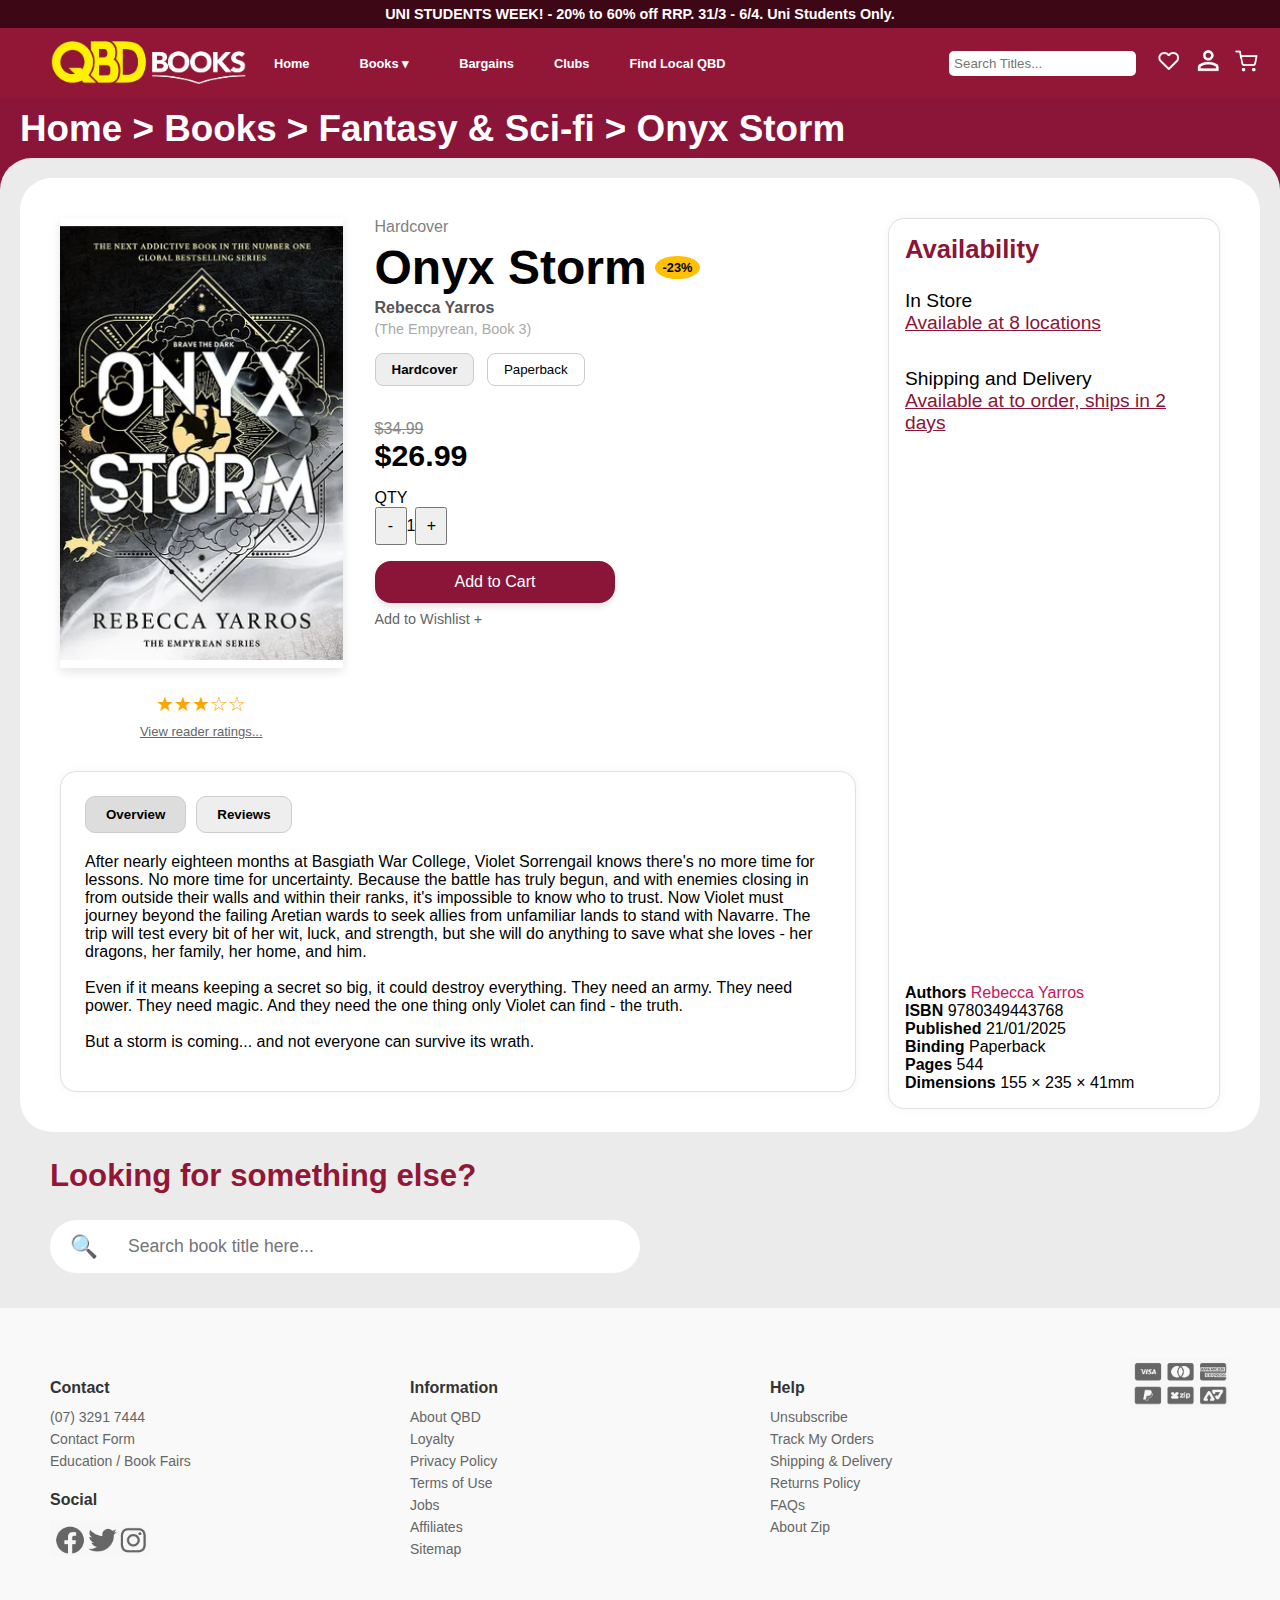
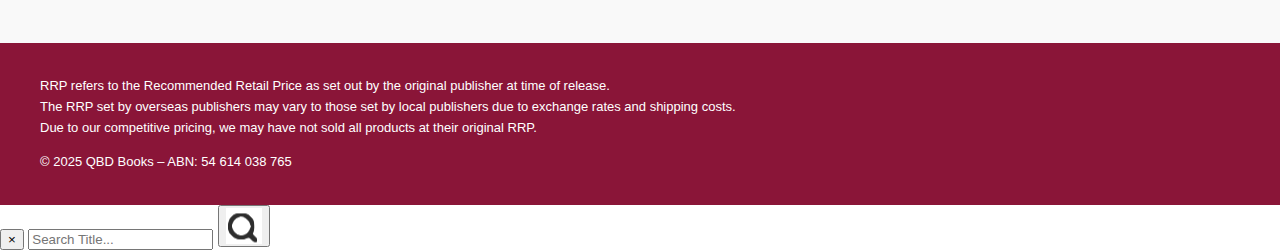
<file: QBDProductpage.html>
<html lang="en">
<head>
  <meta charset="UTF-8">
  <meta name="viewport" content="width=device-width, initial-scale=1.0">
  <title>Onyx Storm</title>
  <link rel="stylesheet" href="QBDProductpage.css">
</head>

<body>

 <div class="page-wrapper"> 

    <div class="promobanner">
      UNI STUDENTS WEEK! - 20% to 60% off RRP. 31/3 - 6/4. Uni Students Only. 
    </div>

    <!--Header-->
    <header class="navbar">      
      <div class="navleft">
        <div class="hamburger">
                <button class="hamburger" id="menu-toggle"><img src="Icons/hamburger.webp" alt="Hamburger menu icon" class="menu-img" id="hamburgerIcon"></button>

                <!-- Side Navigation -->
                <div class="side-menu" id="side-menu">
                  <button class="close-btn" id="close-menu">&times;</button>
                  <nav>
                    <a href="QBDHomepage.html">Home</a>

                    <a href="#" class="dropdown-toggle" data-target="books-submenu">Books</a>
                    <div class="submenu" id="books-submenu">
                      <a href="#">Fiction</a>
                      <a href="#">Non-Fiction</a>
                      <a href="QBDBrowse.html">Fantasy & Sci-fi</a>
                      <a href="#">Australian Fiction</a>
                    </div>

                    <a href="#" class="dropdown-toggle" data-target="bargains-submenu">Bargains</a>
                    <div class="submenu" id="bargains-submenu">
                      <a href="#">Sale</a>
                      <a href="#">Clearance</a>
                    </div>

                    <a href="#" class="dropdown-toggle" data-target="clubs-submenu">Clubs</a>
                    <div class="submenu" id="clubs-submenu">
                      <a href="#">QBD Book Club</a>
                      <a href="#">Kids Club</a>
                    </div>

                    <a href="#" class="dropdown-toggle" data-target="find-submenu">Find Local QBD</a>
                    <div class="submenu" id="find-submenu">
                      <a href="#">Store Locator</a>
                    </div>
                  </nav>
                </div>

                <script src="Javascript/MobileMenupage.js"></script>

        </div>

        <div class="QBDlogo">
          <img id="QBDdlogo" src="Icons/QBDdicon.png" alt="QBD desktop logo">
          <img id="QBDmlogo" src="Icons/QBDmicon.png" alt="QBD mobile logo">
        </div>

        <nav>
          <ul class="navlinks">
            <li><a href="QBDHomepage.html">Home</a></li>
                <li class="dropdown">
                  <span class="dropbtn">Books ▾</span>
                  <div class="mega-dropdown">
                    <div class="dropdown-column">
                      <h4>Browse by</h4>
                      <ul>
                        <li>Fiction</li>
                        <li>Non-Fiction</li>
                        <li>Bestsellers</li>
                        <li>Coming Soon</li>
                        <li>Sales</li>
                        <li class="view-all">View All...</li>
                      </ul>
                    </div>
                    <div class="dropdown-column">
                      <h4>Browse by Genre</h4>
                      <ul>
                        <a href="QBDBrowse.html">Fantasy & Sci-fi</a>
                        <li>Australian fiction</li>
                        <li>Crime</li>
                        <li>Young Adult</li>
                        <li>Graphic Novels</li>
                        <li>Poetry</li>
                        <li>Romance</li>
                      </ul>
                    </div>
                    <div class="dropdown-column">
                      <h4>Browse by Author</h4>
                      <ul>
                        <li>Tony Birch</li>
                        <li>Claire Keegan</li>
                        <li>Melissa Lucashenko</li>
                        <li>Ann Patchett</li>
                        <li>Zadie Smith</li>
                        <li>Colm Toibin</li>
                        <li class="view-all">View All...</li>
                      </ul>
                    </div>
                  </div>
                </li>

            <li>Bargains</li>
            <li>Clubs</li>
            <li>Find Local QBD</li>
          </ul>
        </nav>
      </div>

      <div class="nav-right">
        <div class="search-cart">
          <input type="text" placeholder="Search Titles..." id="search-input" />
          <img id="search" src="Icons/searchicon.png" alt="Search Icon">
        </div>

        <div class="nav-icons">
          <img src="Icons/heart.png" alt="Wishlist" />
          <img src="Icons/profile.png" alt="User" />
          <a href="QBDCart.html">
          <img src="Icons/Cart.png" alt="Cart" />
          </a>
        </div>
      </div>
    </header>


            <!--Main Page Content-->
        <div class="breadcrumb">
            Home &gt; Books &gt; Fantasy & Sci-fi &gt; Onyx Storm
        </div>

<!-- Updated layout with description under image + product info -->
    <div class="product-section">   
        <div class="product-page">
            
        <!-- LEFT SIDE -->
        <div class="left-column">
            <div class="product-top">
            <div class="product-image">
                <img src="Bookcovers/onyx-storm.webp" alt="Onyx Storm Book Cover">
                   <div class="ratings">
                      <div class="stars">
                          &#9733;&#9733;&#9733;&#9734;&#9734;
                      </div>
                      <a href="#">View reader ratings...</a>
                    </div>
            </div>

            <div class="product-details">
                <div class="format">Hardcover</div>
                <div class="title">Onyx Storm <span class="discount-tag">-23%</span></div>
                <div class="author">Rebecca Yarros</div>
                <div class="series">(The Empyrean, Book 3)</div>

                <div class="format-buttons">
                <button class="active">Hardcover</button>
                <button>Paperback</button>
                </div>
                <br>
                <div class="price-section">
                <div class="original-price">$34.99</div>
                <div class="discounted-price">$26.99</div>
                </div>

                <div class="quantity-selector">
              <div class="qty">
                  <div class="qty-label">QTY</div>
                  <button>-</button><span>1</span><button>+</button>
              </div>
                </div>
                <a href="QBDCart.html">
                <button class="add-to-cart">Add to Cart</button>
                </a>
                <div class="wishlist">Add to Wishlist +</div>
                    
            </div>
            </div>

            <!-- DESCRIPTION BELOW IMAGE + DETAILS -->
            <div class="description">
              <div class="tabs">
                  <button class="tab-button active" data-target="overview">Overview</button>
                  <button class="tab-button" data-target="ratings">Reviews</button>
                </div>

                <div id="overview" class="tab-content active">
                  <p>
                    After nearly eighteen months at Basgiath War College, Violet Sorrengail knows there's no more time for lessons. No more time for uncertainty. Because the battle has truly begun, and with enemies closing in from outside their walls and within their ranks, it's impossible to know who to trust.
                    Now Violet must journey beyond the failing Aretian wards to seek allies from unfamiliar lands to stand with Navarre. The trip will test every bit of her wit, luck, and strength, but she will do anything to save what she loves - her dragons, her family, her home, and him.
                      <br><br>
                    Even if it means keeping a secret so big, it could destroy everything.
                    They need an army. They need power. They need magic. And they need the one thing only Violet can find - the truth.
                      <br><br>
                    But a storm is coming... and not everyone can survive its wrath.
                  </p>
                </div>

                <div id="ratings" class="tab-content">
                    <div class="review-section">
                      <div class="review-card">
                        <p><strong>👤 <a href="#">Username</a></strong></p>
                        <div class="stars">⭐⭐⭐☆☆</div>
                        <p class="review-text">
                          What a repetitive drag. I called it after Iron Flame -- there is just not five books worth of story here.
                        </p>
                      </div>

                      <div class="review-card">
                        <p><strong>👤 <a href="#">Username</a></strong></p>
                        <div class="stars">⭐⭐⭐⭐☆</div>
                        <p class="review-text">
                          I liked this more than I thought I would. It was much better than Iron Flame imo. Was this a filler book? Yes. Was it basically a book of side quests? yes. Was it still entertaining? For me, yes.
                        </p>
                      </div>
                    </div>
                </div>
                
                </div>
        <!-- RIGHT SIDE -->


    </div> 
    <div class="right-column">

            <div class="availability">
            <h3>Availability</h3>
            <p>In Store<br>
                <a href="#">Available at 8 locations</a>
            </p>
            <br>
            <p>Shipping and Delivery<br>
                <a href="#">Available at to order, ships in 2 days</a>
            </p>

            <div class="spacer"></div>
            <br>
            <div><strong>Authors</strong> <span style="color:#c2185b">Rebecca Yarros</span></div>
            <div><strong>ISBN</strong> 9780349443768</div>
            <div><strong>Published</strong> 21/01/2025</div>
            <div><strong>Binding</strong> Paperback</div>
            <div><strong>Pages</strong> 544</div>
            <div><strong>Dimensions</strong> 155 × 235 × 41mm</div>
            </div>
        </div>
      </div>

      <div class="search-catalogue">
        <h2>Looking for something else?</h2>
          <div class="search-wrapper">
          <span class="search-icon">🔍</span>
          <input type="text" placeholder="Search book title here..." />
          </div>
      </div>



  </div> <!-- end of page-wrapper -->

    <!--footer starts here-->
  <footer>
  <div class="footer-main">
    <div class="footer-column">
      <h4>Contact</h4>
      <p>(07) 3291 7444</p>
      <p>Contact Form</p>
      <p>Education / Book Fairs</p>

      <h4>Social</h4>
      <div class="social-icons">
        <img src="Icons/socialsicon.png" alt="icons of socials">
      </div>
    </div>

    <div class="footer-column">
      <h4>Information</h4>
      <p>About QBD</p>
      <p>Loyalty</p>
      <p>Privacy Policy</p>
      <p>Terms of Use</p>
      <p>Jobs</p>
      <p>Affiliates</p>
      <p>Sitemap</p>
    </div>

    <div class="footer-column">
      <h4>Help</h4>
      <p>Unsubscribe</p>
      <p>Track My Orders</p>
      <p>Shipping & Delivery</p>
      <p>Returns Policy</p>
      <p>FAQs</p>
      <p>About Zip</p>
    </div>

    <div class="footer-payments">
      <img src="Icons/paymentmethods.png" alt="payment methods">
    </div>
  </div>

  <div class="footer-bottom">
    <p>
      RRP refers to the Recommended Retail Price as set out by the original publisher at time of release.<br>
      The RRP set by overseas publishers may vary to those set by local publishers due to exchange rates and shipping costs.<br>
      Due to our competitive pricing, we may have not sold all products at their original RRP.
    </p>
    <p>© 2025 QBD Books – ABN: 54 614 038 765</p>
  </div>
</footer>


<script src="Javascript/QBDProductpage.js"></script>

<!-- Mobile Slide-in Search Menu -->
<div class="search-overlay" id="search-overlay">
  <div class="search-box">
    <button id="close-search" class="close-search">&times;</button>
    <input type="text" id="overlay-input" placeholder="Search Title..." class="overlay-input" />
    <button class="overlay-btn">
      <img src="Icons/searchbwicon.png" alt="Search" />
    </button>
  </div>
</div>

<script>
  document.addEventListener("DOMContentLoaded", function () {
    const mobileSearchIcon = document.getElementById("search");
    const searchOverlay = document.getElementById("search-overlay");
    const closeSearch = document.getElementById("close-search");

    if (mobileSearchIcon && searchOverlay && closeSearch) {
      mobileSearchIcon.addEventListener("click", function () {
        searchOverlay.classList.add("active");
        document.body.classList.add("noscroll");
      });

      closeSearch.addEventListener("click", function () {
        searchOverlay.classList.remove("active");
        document.body.classList.remove("noscroll");
      });
    } else {
      console.warn("Search toggle elements not found.");
    }
  });

  //search results linking to other pages: 
const searchInput = document.getElementById('overlay-input');

searchInput.addEventListener('keypress', function (e) {
  if (e.key === 'Enter') {
    e.preventDefault();
    const query = searchInput.value.trim();
    if (query) {
      window.location.href = `QBDSearch.html?query=${encodeURIComponent(query)}`;
    }
  }
});
</script>

</body>
</html>
</file>
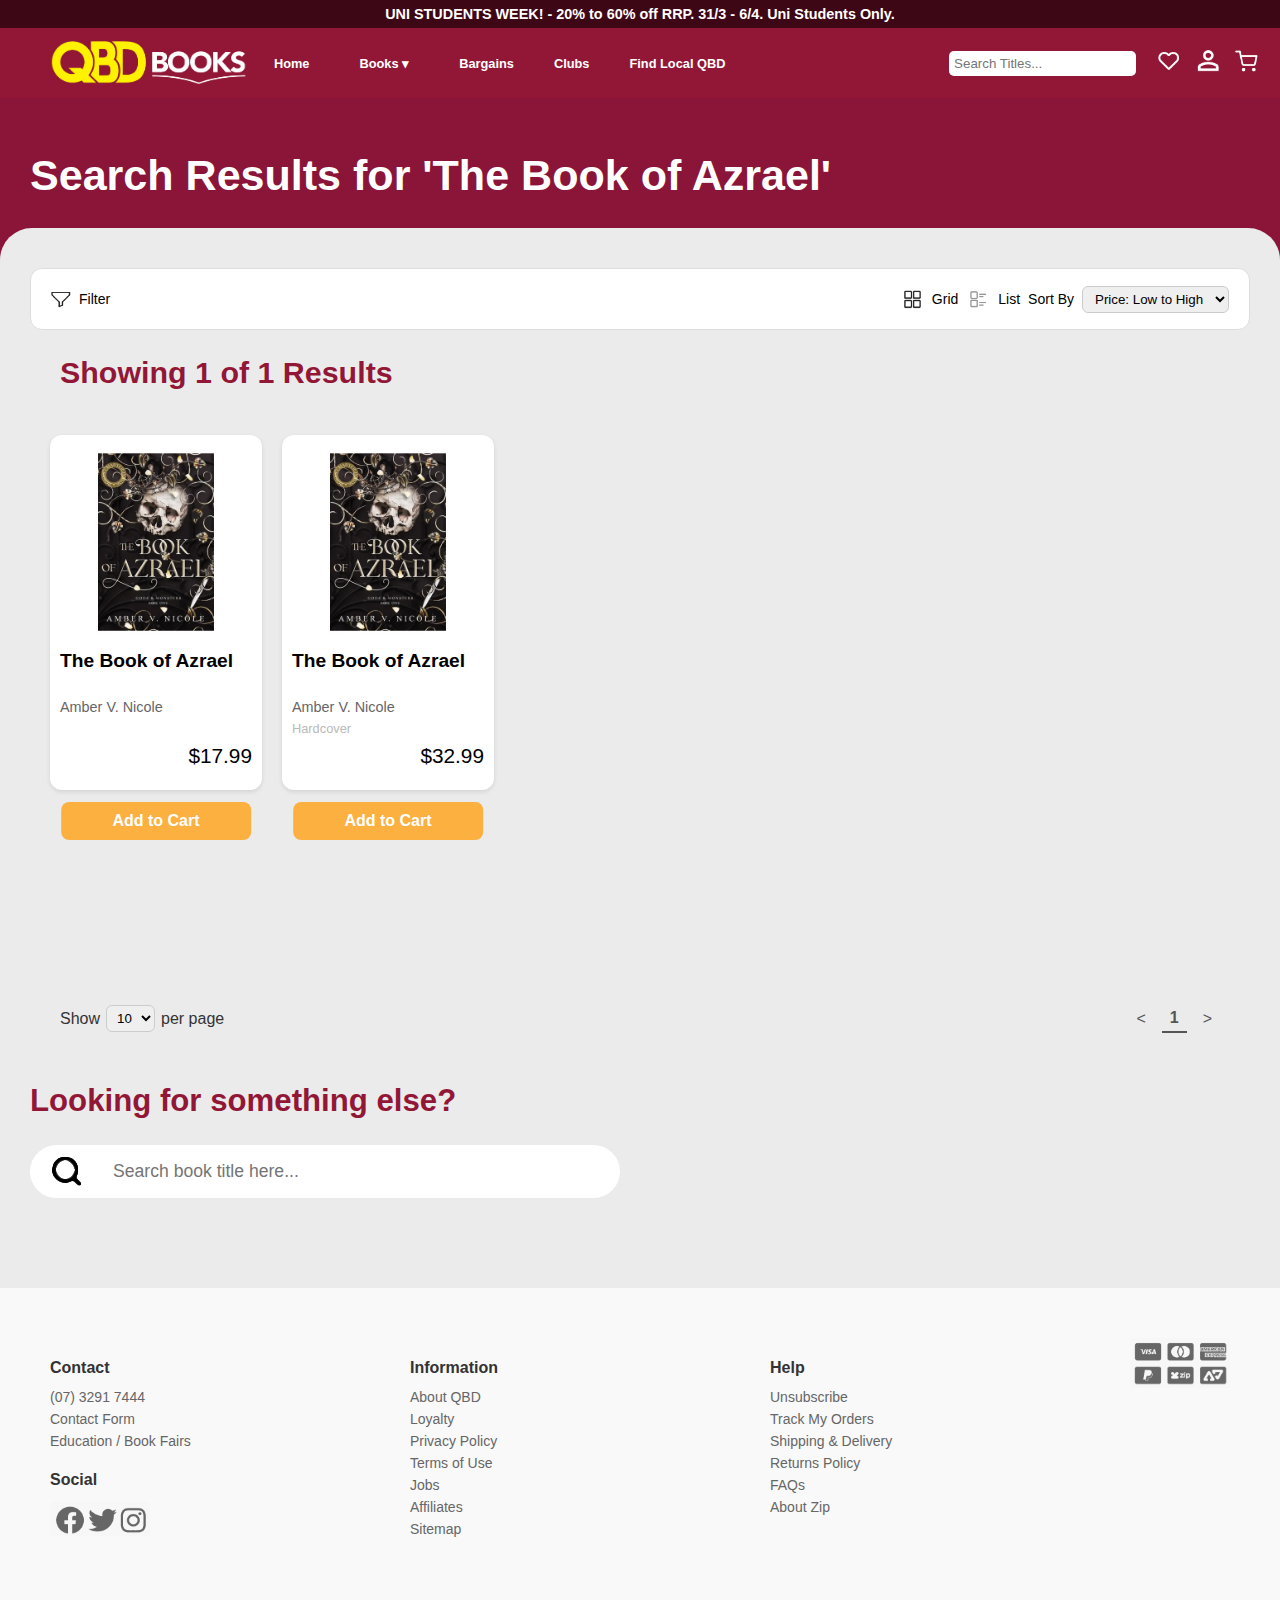
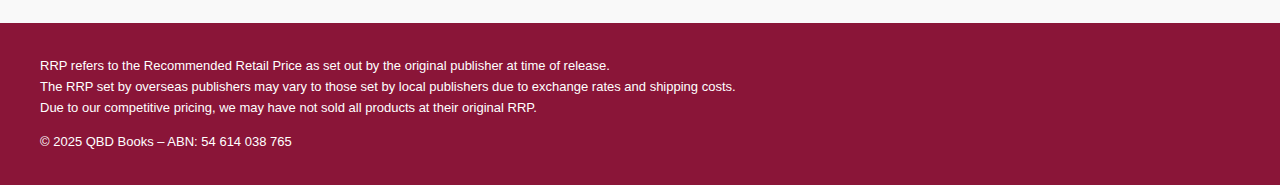
<file: QBDSearch.html>
<html lang="en">
<head>
  <meta charset="UTF-8">
  <meta name="viewport" content="width=device-width, initial-scale=1.0">
  <title>Onyx Storm</title>
  <link rel="stylesheet" href="QBDSearch.css">
</head>

<body>

 <div class="page-wrapper"> 

     <!-- Top Promotional Banner -->
    <div class="promobanner">
      UNI STUDENTS WEEK! - 20% to 60% off RRP. 31/3 - 6/4. Uni Students Only. 
    </div>

    <!--Header-->
    <header class="navbar">      
      <div class="navleft">
        <div class="hamburger">
                <button class="hamburger" id="menu-toggle"><img src="Icons/hamburger.webp" alt="Hamburger menu icon" class="menu-img" id="hamburgerIcon"></button>

                <!-- Side Navigation -->
                <div class="side-menu" id="side-menu">
                  <button class="close-btn" id="close-menu">&times;</button>
                  <nav>
                    <a href="index.html">Home</a>

                    <a href="#" class="dropdown-toggle" data-target="books-submenu">Books</a>
                    <div class="submenu" id="books-submenu">
                      <a href="#">Fiction</a>
                      <a href="#">Non-Fiction</a>
                      <a href="QBDBrowse.html">Fantasy & Sci-fi</a>
                      <a href="#">Australian Fiction</a>
                    </div>

                    <a href="#" class="dropdown-toggle" data-target="bargains-submenu">Bargains</a>
                    <div class="submenu" id="bargains-submenu">
                      <a href="#">Sale</a>
                      <a href="#">Clearance</a>
                    </div>

                    <a href="#" class="dropdown-toggle" data-target="clubs-submenu">Clubs</a>
                    <div class="submenu" id="clubs-submenu">
                      <a href="#">QBD Book Club</a>
                      <a href="#">Kids Club</a>
                    </div>

                    <a href="#" class="dropdown-toggle" data-target="find-submenu">Find Local QBD</a>
                    <div class="submenu" id="find-submenu">
                      <a href="#">Store Locator</a>
                    </div>
                  </nav>
                </div>

                <script src="Javascript/MobileMenupage.js"></script>

        </div>

      <!-- desktop and mobile QBDlogos -->
        <div class="QBDlogo">
          <img id="QBDdlogo" src="Icons/QBDdicon.png" alt="QBD desktop logo">
          <img id="QBDmlogo" src="Icons/QBDmicon.png" alt="QBD mobile logo">
        </div>

      <!-- Navigation bar and drop down Menu -->
        <nav>
          <ul class="navlinks">
            <li><a href="index.html">Home</a></li>
                <li class="dropdown">
                  <span class="dropbtn">Books ▾</span>
                  <div class="mega-dropdown">
                    <div class="dropdown-column">
                      <h4>Browse by</h4>
                      <ul>
                        <li>Fiction</li>
                        <li>Non-Fiction</li>
                        <li>Bestsellers</li>
                        <li>Coming Soon</li>
                        <li>Sales</li>
                        <li class="view-all">View All...</li>
                      </ul>
                    </div>
                    <div class="dropdown-column">
                      <h4>Browse by Genre</h4>
                      <ul>
                        <a href="QBDBrowse.html">Fantasy & Sci-fi</a>
                        <li>Australian fiction</li>
                        <li>Crime</li>
                        <li>Young Adult</li>
                        <li>Graphic Novels</li>
                        <li>Poetry</li>
                        <li>Romance</li>
                      </ul>
                    </div>
                    <div class="dropdown-column">
                      <h4>Browse by Author</h4>
                      <ul>
                        <li>Tony Birch</li>
                        <li>Claire Keegan</li>
                        <li>Melissa Lucashenko</li>
                        <li>Ann Patchett</li>
                        <li>Zadie Smith</li>
                        <li>Colm Toibin</li>
                        <li class="view-all">View All...</li>
                      </ul>
                    </div>
                  </div>
                </li>

            <li>Bargains</li>
            <li>Clubs</li>
            <li>Find Local QBD</li>
          </ul>
        </nav>
      </div>

      <div class="nav-right">
        <div class="search-cart">
          <input type="text" placeholder="Search Titles..." id="search-input" />
          <img id="search" src="Icons/searchicon.png" alt="Search Icon">
        </div>

        <div class="nav-icons">
          <img src="Icons/heart.png" alt="Wishlist" />
          <img src="Icons/profile.png" alt="User" />
          <a href="QBDCart.html">
          <img src="Icons/Cart.png" alt="Cart" />
          </a>
        </div>
      </div>
    </header>

    <!--Bread Crumb-->
    <div class="breadcrumb">
         <h3>Search Results for 'The Book of Azrael'</h3>
    </div>

      <!-- grey container background-->
    <div class="grey-container">
             <!-- filiter bar -->
              <div class="filter-bar">
                    <button class="filter-button" id="filter-toggle">
                        <span class="icon"><img src="Icons/filtericon.png" alt="Filter icon"> </span> Filter
                    </button>

                    <div class="sort-dropdown">
                            <div class="view-toggle">
                                <span class="icon active"><img src="Icons/Gridicon.png" alt="Grid Icon"> </span> Grid
                                <span class="icon"><img src="Icons/Listicon.png" alt="List icon"> </span> List
                            </div>

                        <label for="sort">Sort By</label>
                            <select id="sort">
                              <option>Price: Low to High</option>
                              <option>Price: High to Low</option>
                              <option>Newest</option>
                              <option>Best Selling</option>
                            </select>
                    </div>
              </div>

                <!-- content of search result -->
              <div class="search-result">
                <h2>Showing 1 of 1 Results</h2>
              </div>
              <div class="results-row" id="results-row">
                              <!-- books go here-->
              </div>
        
              <div class="spacer"></div>

              <div class="pagination-bar">
                  <div class="show-per-page">
                      <label for="per-page-select">Show</label>
                      <select id="per-page-select">
                      <option value="10">10</option>
                      <option value="20">20</option>
                      <option value="50">50</option>
                      </select>
                      <span>per page</span>
                  </div>

                  <div class="pagination-controls">
                      <button class="page-arrow">&lt;</button>
                      <button class="page-number active">1</button>
                      <button class="page-arrow">&gt;</button>
                  </div>
              </div>

            <!-- content under search result -->
            <div class="search-catalogue">
                <h2>Looking for something else?</h2>
                <div class="search-wrapper">
                  <span class="search-icon"><img src="Icons/searchiconbw.png"></span>
                  <input type="text" placeholder="Search book title here..." />
                </div>
            </div>

    </div>

        
    <!--footer starts here-->
    <footer>
            <div class="footer-main">
                <div class="footer-column">
                <h4>Contact</h4>
                <p>(07) 3291 7444</p>
                <p>Contact Form</p>
                <p>Education / Book Fairs</p>

                <h4>Social</h4>
                <div class="social-icons">
                    <img src="Icons/socialsicon.png" alt="icons of socials">
                </div>
                </div>

                <div class="footer-column">
                <h4>Information</h4>
                <p>About QBD</p>
                <p>Loyalty</p>
                <p>Privacy Policy</p>
                <p>Terms of Use</p>
                <p>Jobs</p>
                <p>Affiliates</p>
                <p>Sitemap</p>
                </div>

                <div class="footer-column">
                <h4>Help</h4>
                <p>Unsubscribe</p>
                <p>Track My Orders</p>
                <p>Shipping & Delivery</p>
                <p>Returns Policy</p>
                <p>FAQs</p>
                <p>About Zip</p>
                </div>

                <div class="footer-payments">
                <img src="Icons/paymentmethods.png" alt="payment methods">
                </div>
            </div>

            <div class="footer-bottom">
                <p>
                RRP refers to the Recommended Retail Price as set out by the original publisher at time of release.<br>
                The RRP set by overseas publishers may vary to those set by local publishers due to exchange rates and shipping costs.<br>
                Due to our competitive pricing, we may have not sold all products at their original RRP.
                </p>
                <p>© 2025 QBD Books – ABN: 54 614 038 765</p>
            </div>
    </footer>

  </div> <!-- end of page wrapper -->

<!-- Mobile Slide-in Search Menu -->
<div class="search-overlay" id="search-overlay">
  <div class="search-box">
    <button id="close-search" class="close-search">&times;</button>
    <input type="text" id="overlay-input" placeholder="Search Title..." class="overlay-input" />
    <button class="overlay-btn">
      <img src="Icons/searchiconbw.png" alt="Search" />
    </button>
  </div>
</div>

<!-- JS Script-->
<script src="Javascript/QBDSearch.js"></script>
<script>
  document.addEventListener("DOMContentLoaded", function () {
    const mobileSearchIcon = document.getElementById("search");
    const searchOverlay = document.getElementById("search-overlay");
    const closeSearch = document.getElementById("close-search");

    if (mobileSearchIcon && searchOverlay && closeSearch) {
      mobileSearchIcon.addEventListener("click", function () {
        searchOverlay.classList.add("active");
        document.body.classList.add("noscroll");
      });

      closeSearch.addEventListener("click", function () {
        searchOverlay.classList.remove("active");
        document.body.classList.remove("noscroll");
      });
    } else {
      console.warn("Search toggle elements not found.");
    }
  });

  //search results linking to other pages: 
const searchInput = document.getElementById('overlay-input');

searchInput.addEventListener('keypress', function (e) {
  if (e.key === 'Enter') {
    e.preventDefault();
    const query = searchInput.value.trim();
    if (query) {
      window.location.href = `QBDSearch.html?query=${encodeURIComponent(query)}`;
    }
  }
});
</script>


</body>
</html>
</file>
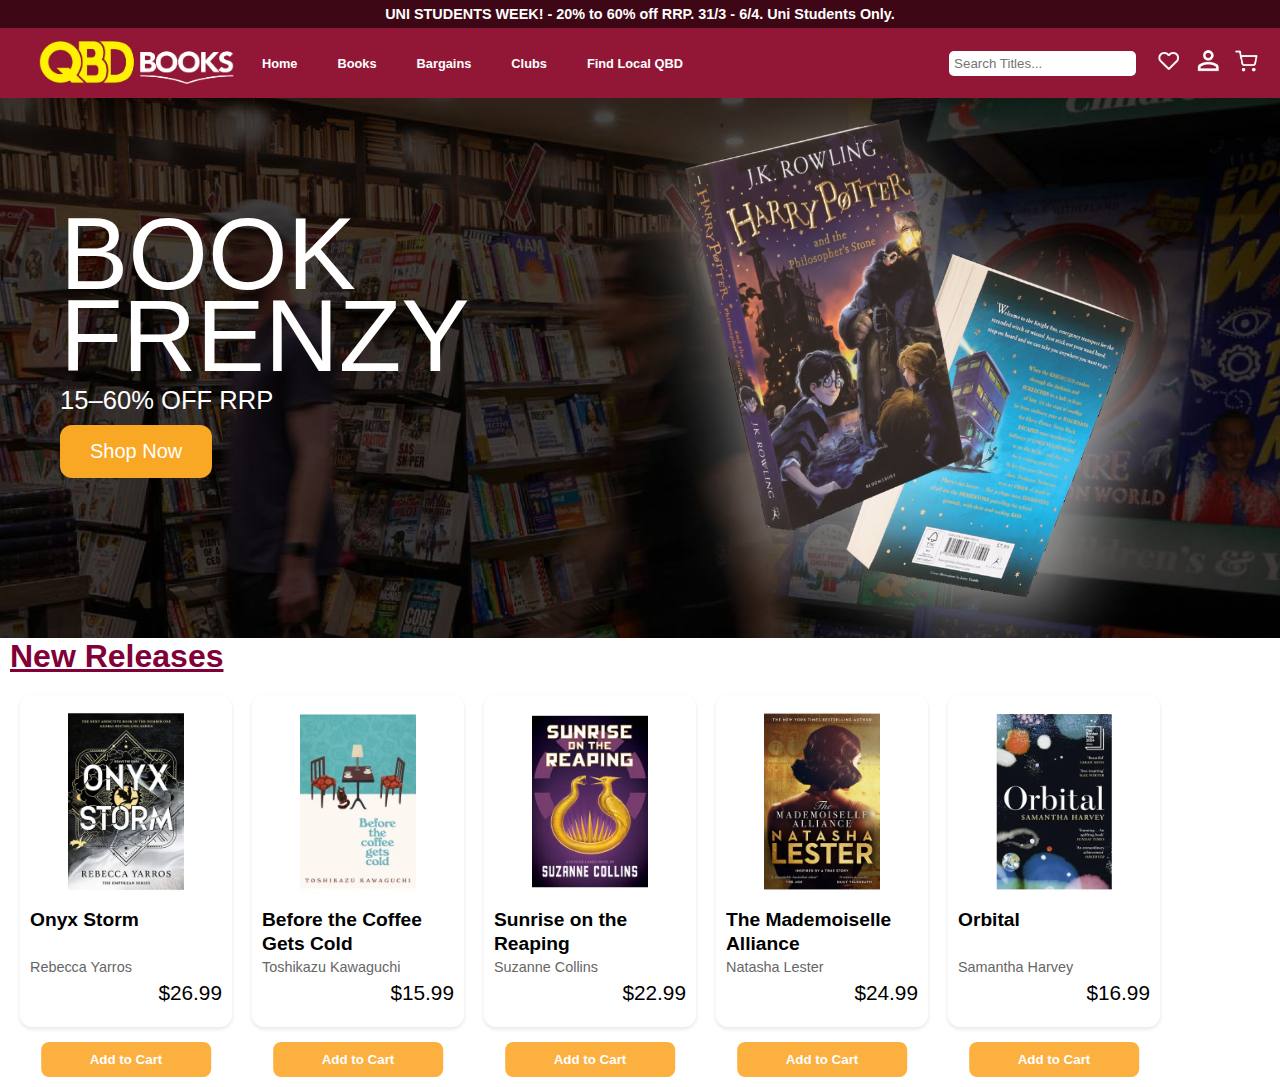
<file: QBDsite.html>
<!DOCTYPE html>
<html lang="en">


<head> 
  <meta charset="UTF-8" />
  <title>QBD Books</title>
  <meta name="viewport" content="width=device-width, initial-scale=1.0">
  <link rel="stylesheet" href="QBDsite.css">
</head>


<body> 

  <div class="page-wrapper">

    <!-- Top Promotional Banner -->
    <div class="promobanner">
      UNI STUDENTS WEEK! - 20% to 60% off RRP. 31/3 - 6/4. Uni Students Only. 
    </div>

    <!-- Navbar -->
    <header class="navbar">                   
      <div class="navleft">
        <div class="hamburger">
          <img src="hamburger.webp" alt="Hamburger menu icon" class="menu-img" id="hamburgerIcon">
        </div>

        <div class="QBDlogo">
          <img id="QBDdlogo" src="QBDdicon.png" alt="QBD desktop logo">
          <img id="QBDmlogo" src="QBDmicon.png" alt="QBD mobile logo">
        </div>

        <nav>
          <ul class="navlinks">
            <li><a href="QBDsite.html">Home</a></li>
            <li><a href="#">Books</a></li>
            <li>Bargains</li>
            <li>Clubs</li>
            <li>Find Local QBD</li>
          </ul>
        </nav>
      </div>

      <div class="nav-right">
        <div class="search-cart">
          <input type="text" placeholder="Search Titles..." id="search-input" />
          <img id="search" src="searchicon.png" alt="Search Icon">
        </div>

        <div class="nav-icons">
          <img src="heart.png" alt="Wishlist" />
          <img src="profile.png" alt="User" />
          <img src="Cart.png" alt="Cart" />
        </div>
      </div>
    </header>

    <!-- Hero Section -->
    <section class="hero">
      <div class="hero-overlay"></div>
      <div class="hero-content">
        <h1>BOOK<br>FRENZY</h1>
        <p>15–60% OFF RRP</p>
        <button class="cta-button">Shop Now</button>
      </div>
    </section>

    <!-- New Releases scrolling menu Section -->
    <div class="gray-container">
      <div class="section-title">New Releases</div>
      <div class="books-grid" id="books-grid">
        <!-- Books go here -->
      </div>
    </div>

  </div> <!-- end of page-wrapper -->

  <script src="script.js"></script>
</body>
</html>
</file>
<file: QBDHomepage.css>
body {
  margin: 0;
  font-family: Arial, sans-serif;
  background-color: #fff;
}

/*limiting screensize */
.page-wrapper {
    max-width: 1368px;
    margin: 0 auto;
    overflow-x: hidden;  /*ensures elements that flow over screen are hidden*/
}

.promobanner{
    background-color: #3E0715;
    color: white;
    text-align: center;
    font-size: clamp(0.65rem, 2vw, 0.9rem); /*use percentage for screen size scaling */
    padding: 6px;
    font-weight: bold;

}

.navbar{
    background-color: #921736;
    position:sticky;
    top:0; 
    display: flex;
    justify-content: space-between;
    align-items:center;
    padding: 10px 15px; 
    color: white;
    flex-wrap: wrap;
    z-index: 1001;
}


.navleft {
    display:flex;
    align-items: center;
    gap: 20px;
}

/* Base image styles */
.menu-img {
  height: 30px;
  width: auto;
}

.QBDlogo img {
  max-height: 50px;
  height: auto;
  width: auto;
}

/* Default: show desktop logo, hide mobile logo & hamburger */
#QBDdlogo {
  display: block;
}

#QBDmlogo,
#hamburgerIcon {
  display: none;
  color: white;
}

/* Responsive for mobile */
@media (max-width: 1000px) {
  #QBDdlogo {
    display: none;
  }

  #QBDmlogo,
  #hamburgerIcon {
    display: block;
  }
}

.hamburger {
  font-size: 28px;
  background: none;
  border: none;
  cursor: pointer;
}

.side-menu {
  position: fixed;
  top: 0;
  left: -100%;
  width: 100%;
  max-width: 390px;
  height: 100%;
  background-color: white;
  box-shadow: 2px 0 10px rgba(0, 0, 0, 0.3);
  transition: left 0.3s ease;
  z-index: 1000;
}

.side-menu.open {
  left: 0;
}

.side-menu button.close-btn {
  font-size: 1.4rem;
  background: none;
  border: none;
  float: right;
  margin: 16px;
  cursor: pointer;
}

.side-menu nav {
  margin-top: 60px;
}

.side-menu a {
  display: block;
  padding: 16px;
  border-bottom: 2px solid #ddd;
  color: #800028;
  text-decoration: none;
  font-weight: normal;
}

.submenu {
  display: none;
  padding-left: 20px;
  background-color: #BBBBBB;
}

.submenu a {
  font-weight:lighter;
  color:#454545;
  font-size: 1.2rem;
}

.dropdown-toggle::after {
  content: '▾';
  float: right;
  transition: transform 0.2s ease;
}

.dropdown-toggle.open::after {
  transform: rotate(180deg);
}

/* navigation links styling*/ 
.navlinks {
    list-style: none;
    display: flex;
    gap: 40px;
    margin: 0;
    padding: 0;
    color: white;
    font-size: 1vw;
    font-weight: bold;
}

.navlinks a {
    color: white;
    text-decoration:none;
}


@media (max-width: 1000px) {
  .navlinks {
    display: none !important;
  }
}

/*nav right icons and search bar styling*/
.nav-right {
    display: flex;
    align-items: center;
  }
    
/* Main dropdown container */
.navlinks .dropdown {
  position: relative;
}

/* Dropdown trigger */
.dropbtn {
  cursor: pointer;
  color: white;
  padding: 10px;
}

/* Mega dropdown hidden by default */
.mega-dropdown {
  display: none;
  position: absolute;
  top: 100%;
  left: 0;
  background-color: #921736;
  color: white;
  padding: 20px;
  grid-template-columns: repeat(3, 1fr);
  gap: 40px;
  border-radius: 8px;
  box-shadow: 0 8px 16px rgba(0, 0, 0, 0.365);
  z-index: 1000;
  min-width: 700px;
}

/* Show on hover */
.dropdown:hover .mega-dropdown {
  display: grid;
}

/* Column layout */
.dropdown-column h4 {
  font-size: 16px;
  text-decoration: underline;
  margin-bottom: 10px;
}

.dropdown-column ul {
  list-style: none;
  padding: 0;
  margin: 0;
}

.dropdown-column ul li {
  padding: 5px 0;
  color: white;
  cursor: pointer;
}

.dropdown-column ul li:hover {
  text-decoration: underline;
}

  .nav-icons img {
    height: 30px;
    width: 35px;
    object-fit: contain;
    cursor: pointer;
  }  

   .nav-icons img:hover{
  background-color: 3E0715;
}


  .search-cart {
    display: flex;
    align-items: center;
    gap: 10px;
  }

  .search-cart input {
    padding: 5px;
    border-radius: 5px;
    border: none;
  }
  
 .search-input {
    padding: 5px 10px;
    border-radius: 5px;
    border: none;
    font-size: 14px;
  }

 /* Hiding and revealing search bar depending on screen size*/
#search-input {
  display: block;
  margin-right: 15px;
}

#search {
  display: none;
  height: 40px; 
  width: auto; 
}

/* Responsive for mobile */
@media (max-width: 600px) {
  #search-input{
    display: none;
  }

 #search {
    display: block;
  }
}


/*Hero image/banner*/

  .hero {
    background: url('Mainpageimages/Mainpagedimg.png') no-repeat center center/cover;
    background-repeat: no-repeat;
    background-position: top;
    background-size: cover;
    position: relative;
    height: 60vh;
    display: flex;
    align-items: center;
    justify-content: flex-start; /* aligns content to the left like QBD */
    padding-left: 60px;
    color: white;
    overflow: hidden;
    z-index: 1;
  }

    @media (max-width: 1000px) {
  .hero {
    padding-left: 30px;
    
  }
}
  
  @media (max-width: 600px) {
  .hero{
    background-image: url('Mainpageimages/Mainpagemimg.png');
    background-repeat: no-repeat;
    background-position: top;
    background-size: cover;
    height: 40vh;
    z-index: 1;
  }
}


.hero-overlay {
  position: absolute;
  top: 0;
  left: 0;
  width: 100%;       /* or 100vw if you want full viewport width */
  height: 100%;      /* fills the .hero */
  z-index: 1;
  display: flex;
}

  .hero-content {
    position: relative;
    z-index: 2;
    max-width: 600px;
    padding-bottom:  5vh;
  }

  @media (max-width: 1000px) {
  .hero-content {
    padding-bottom:  1vh;

  }
}
  
  .hero h1 {
    font-size: clamp(3rem, 8vw, 8rem);
    font-weight: lighter;
    line-height: 0.8em;
    margin: 0;
  }
  
  .hero p {
    font-size: clamp(1rem, 2vw, 2rem);
    margin: 10px 0 10px 0;
  }
  
  .cta-button {
    background-color: #f9a825;
    color: white;
    padding: 15px 30px;
    font-size: 20px;
    border: none;
    border-radius: 12px;
    cursor: pointer;
    transition: background-color 0.3s ease;
    
  }
  
  .cta-button:hover {
    background-color: #C47B16;
  }

  /*The New Releases menu*/

.grey-container {
  background-color: #ebebeb;
  padding: 40px 30px;
  border-radius: 40px;
  margin-top: -60px;
  position: relative;
  z-index: 3;
}

.section-header {
  display: flex;
  justify-content: space-between;
  align-items: center;
  padding: 0 10px;
}

.section-title {
  font-size: clamp(1.7rem, 5vw, 2rem);
  font-weight: bold;
  color: #800037;
  padding-left: 10px;
  text-decoration: underline;
}

.view-more-text {
  font-size: clamp(0.8rem, 2vw, 1rem);
  font-weight: bold;
  color: #800037;
  opacity: 0.8;
  text-decoration: underline;
  
}

/* Wrapper to center the scrolling area */

/* Horizontal scroll layout */
.books-grid {
  display: flex;
  gap: 20px;
  overflow-x: auto;
  scroll-snap-type: x mandatory;
  -webkit-overflow-scrolling: touch;
  scroll-behavior: smooth;
  padding: 20px 10px 20px 20px;
  -ms-overflow-style: none;
  scrollbar-width: none;
}

.books-grid::-webkit-scrollbar {
  display: none;
}




/* Responsive and neat book cards */
.book-card {
  flex-shrink: 0;
  width: clamp(150px, 15vw, 225px);
  background-color: white;
  border-radius: 12px;
  padding: 10px;
  box-shadow: 0 2px 4px rgba(0,0,0,0.1);
  scroll-snap-align: start;
  justify-content: space-evenly;
  position: relative; /* Needed for absolute positioning */
  margin-bottom: 40px;
  text-align: left;
}

.book-card:hover  {
    box-shadow: 6px 5px 10px 0px rgba(0,0,0,0.2);
    transform: translateY(-5px);
}

.book-card img {
  width: 60%;
  height: auto;
  border-radius: 8px;
  padding: 5px;
  object-fit: cover;
  margin: 0 auto;
  display: block;
}

.book-details {
  text-align: left;
}

.book-title {
  font-size: 1.2em;
  font-weight: bold;
  margin: 10px 0 5px;
  margin: 10px 0 4px;
  line-height: 1.2em;
  height: 2.4em;
  overflow: hidden;
  text-overflow: ellipsis;
  display: -webkit-box;
  -webkit-line-clamp: 2;
  line-clamp: 2;
  -webkit-box-orient: vertical;
  color:black;
}

.book-author {
  font-size: 0.9em;
  color: #666;
  margin-bottom: 6px;
}

.book-price {
  font-size: 1.3em;
  color: black;
  font-weight: 549;
  margin-bottom: 12px;
  text-align: right;
}

.add-to-cart {
  position: absolute;
  bottom: -50px;
  left: 50%;
  transform: translateX(-50%);
  width: 80%; /* or 100% if you prefer */
  background-color: #fbb040;
  border: none;
  padding: 10px;
  border-radius: 8px;
  cursor: pointer;
  font-weight: bold;
  display: flex; 
  justify-content: center;
  color: white;
  text-decoration: none;
}

.add-to-cart:hover {
  background-color: #e69e00;
}

.discount-badge {
  position: absolute;
  top: 12px;
  left: 10px;
  background-color: #efbf00;
  color: white;
  font-size: 0.75rem;
  font-weight: bold;
  padding: 4px 8px;
  border-radius: 8px;
  z-index: 2;
}

.book-format {
  font-size: 0.8em;
  font-weight: 500;
  color: #b9b9b9;
  background-color: #f9f9f9;
  display: inline-block;
  border-radius: 3px;
  margin-bottom: 8px;
}

/* Shop by Category Styles */
.category-section {
  background-image: url('Mainpageimages/MainpagecategoryimgD.png');
  background-repeat: no-repeat;
  background-position: top;
  background-size: cover;
  height: 135vh;
  z-index: 1;
  color: white;
  text-align: center;
  padding: 60px 20px 30px;
  margin-top: -35px;
}

  @media (max-width: 700px) {
  .category-section{
    background-image: url('Mainpageimages/MainpagecategoryimgM.png');
    background-repeat: no-repeat;
    background-position: top;
    background-size: cover;
    height: 175vh;
    z-index: 1;
  }
}

.category-section h2 {
  font-size: clamp(1.5rem, 5vw, 2.5rem);
  margin-bottom: 15px;
}

.category-section p {
  margin-bottom: 40px;
  font-size: clamp(0.9rem, 3vw, 1.1rem);
}

.category-grid a {
  display: grid;
  grid-template-columns: repeat(auto-fit, minmax(280px, 1fr));
  gap: 35px 100px; /* More spacing between buttons */
  max-width: 750px;
  margin: 0 auto 30px;
  justify-items: center;
  text-decoration: none;
}

.category-btn {
  background-color: #fbb040;
  color: white;
  font-weight: bold;
  border: 5px solid white;
  border-radius: 999px;
  padding: 15px 40px;
  font-size: 1.25rem;
  width: 100%;
  max-width: 340px;
  box-shadow: 0 6px 10px rgba(0, 0, 0, 0.2);
  cursor: pointer;
  transition: background 0.3s, transform 0.2s;
}

.category-btn:hover {
  background-color: #e69e00;
  transform: translateY(-2px);
}

/* Medium screens (tablet) */
@media (max-width: 768px) {
  .category-btn {
    padding: 12px 30px;
    font-size: 1.1rem;
    max-width: 280px;
  }
}

/* Small screens (mobile) */
@media (max-width: 480px) {
  .category-btn {
    padding: 10px 20px;
    font-size: 1rem;
    max-width: 260px;
  }
}

.category-btn:hover {
  background-color: #e69e00;
}

.view-more {
  color: #ffffff;
  text-decoration: underline;
  font-size: 1.1rem;
  margin-bottom: 30px;
  cursor: pointer;
}

/* Search Input */
.search-wrapper {
  display: flex;
  align-items: center;
  justify-content: center;
  background: white;
  border-radius: 999px;
  max-width: 550px;
  margin: 0 auto;
  padding: 2px 20px;
  gap: 12px;
  font-size: 1.2rem;
}

.search-wrapper input {
  border: none;
  outline: none;
  padding: 14px 18px;
  font-size: 1.1rem;
  flex: 1;
  border-radius: 999px;
}

.search-icon {
  font-size: 1.4rem;
}
/* Newsletter Styles */
.newsletter-banner {
  background: url('Mainpageimages/newsletterimage.png') center center / cover no-repeat;
  border: 5px solid white;
  border-radius: 50px;
  padding: 150px 20px;
  margin: 40px 20px;
  color: white;
  text-align: center;
  position: relative;
  box-shadow: 0 8px 20px rgba(0, 0, 0, 0.2);
}

.newsletter-content h2 {
  font-size: clamp(1.5rem, 5vw, 2rem);
  margin-bottom: 10px;
}

.newsletter-content p {
  margin-bottom: 20px;
}

.newsletter-form {
  display: flex;
  justify-content: center;
  gap: 10px;
  flex-wrap: wrap;
}

.newsletter-form input {
  padding: 10px 15px;
  border: none;
  border-radius: 999px;
  font-size: 1rem;
  min-width: 250px;
}

.newsletter-form button {
  background-color: #fbb040;
  color: white;
  border: none;
  border-radius: 999px;
  padding: 10px 20px;
  font-size: 1rem;
  cursor: pointer;
  transition: background 0.3s;
}

.newsletter-form button:hover {
  background-color: #e69e00;
}

/*footer*/
footer {
  font-family: sans-serif;
  color: #444;
}

.footer-main {
  display: flex;
  justify-content: space-between;
  padding: 50px;
  background-color: #f9f9f9;
  flex-wrap: wrap;
}

.footer-column {
  flex: 1;
  min-width: 200px;
  margin-bottom: 30px;
}

.footer-column h4 {
  font-weight: bold;
  color: #333;
  margin-bottom: 12px;
}

.footer-column p {
  margin: 6px 0;
  color: #666;
  font-size: 14px;
}

.social-icons img{
  width: 100px;
  height: auto;
}

.footer-payments img {
  width: 100px;
  height: auto;
}

.footer-bottom {
  background-color: #8a1538; /* QBD maroon */
  color: #fff;
  padding: 20px 40px;
  font-size: 13px;
  line-height: 1.6;
}
</file>
<file: QBDCart.css>
body {
  margin: 0;
  font-family: Arial, sans-serif;
  background-color: #fff;
}

/*limiting screensize */
.page-wrapper {
    max-width: 1368px;
    margin: 0 auto;
    overflow-x: hidden;  /*ensures elements that flow over screen are hidden*/
}


.promobanner{
    background-color: #3E0715;
    color: white;
    text-align: center;
    font-size: clamp(0.65rem, 2vw, 0.9rem); /*use percentage for screen size scaling */
    padding: 6px;
    font-weight: bold;

}

.navbar{
    background-color: #921736;
    position:sticky;
    top:0; 
    display: flex;
    justify-content: space-between;
    align-items:center;
    padding: 10px 15px; 
    color: white;
    flex-wrap: wrap;
    z-index: 1001;
}


.navleft {
    display:flex;
    align-items: center;
    gap: 20px;
}

/* Base image styles */
.menu-img {
  height: 30px;
  width: auto;
}

.QBDlogo img {
  max-height: 50px;
  height: auto;
  width: auto;
}

/* Default: show desktop logo, hide mobile logo & hamburger */
#QBDdlogo {
  display: block;
}

#QBDmlogo,
#hamburgerIcon {
  display: none;
  color: white;
}

/* Responsive for mobile */
@media (max-width: 1000px) {
  #QBDdlogo {
    display: none;
  }

  #QBDmlogo,
  #hamburgerIcon {
    display: block;
  }
}

.hamburger {
  font-size: 28px;
  background: none;
  border: none;
  cursor: pointer;
}

.side-menu {
  position: fixed;
  top: 0;
  left: -100%;
  width: 100%;
  max-width: 390px;
  height: 100%;
  background-color: white;
  box-shadow: 2px 0 10px rgba(0, 0, 0, 0.3);
  transition: left 0.3s ease;
  z-index: 1000;
}

.side-menu.open {
  left: 0;
}

.side-menu button.close-btn {
  font-size: 1.4rem;
  background: none;
  border: none;
  float: right;
  margin: 16px;
  cursor: pointer;
}

.side-menu nav {
  margin-top: 60px;
}

.side-menu a {
  display: block;
  padding: 16px;
  border-bottom: 2px solid #ddd;
  color: #800028;
  text-decoration: none;
  font-weight: normal;
}

.submenu {
  display: none;
  padding-left: 20px;
  background-color: #BBBBBB;
}

.submenu a {
  font-weight:lighter;
  color:#454545;
  font-size: 1.2rem;
}

.dropdown-toggle::after {
  content: '▾';
  float: right;
  transition: transform 0.2s ease;
}

.dropdown-toggle.open::after {
  transform: rotate(180deg);
}

/* navigation links styling*/ 
.navlinks {
    list-style: none;
    display: flex;
    gap: 40px;
    margin: 0;
    padding: 0;
    color: white;
    font-size: 1vw;
    font-weight: bold;
}

.navlinks a {
    color: white;
    text-decoration:none;
}


@media (max-width: 1000px) {
  .navlinks {
    display: none !important;
  }
}

/*nav right icons and search bar styling*/
.nav-right {
    display: flex;
    align-items: center;
  }
    
/* Main dropdown container */
.navlinks .dropdown {
  position: relative;
}

/* Dropdown trigger */
.dropbtn {
  cursor: pointer;
  color: white;
  padding: 10px;
}

/* Mega dropdown hidden by default */
.mega-dropdown {
  display: none;
  position: absolute;
  top: 100%;
  left: 0;
  background-color: #921736;
  color: white;
  padding: 20px;
  grid-template-columns: repeat(3, 1fr);
  gap: 40px;
  border-radius: 8px;
  box-shadow: 0 8px 16px rgba(0, 0, 0, 0.365);
  z-index: 1000;
  min-width: 700px;
}

/* Show on hover */
.dropdown:hover .mega-dropdown {
  display: grid;
}

/* Column layout */
.dropdown-column h4 {
  font-size: 16px;
  text-decoration: underline;
  margin-bottom: 10px;
}

.dropdown-column ul {
  list-style: none;
  padding: 0;
  margin: 0;
}

.dropdown-column ul li {
  padding: 5px 0;
  color: white;
  cursor: pointer;
}

.dropdown-column ul li:hover {
  text-decoration: underline;
}

  .nav-icons img {
    height: 30px;
    width: 35px;
    object-fit: contain;
    cursor: pointer;
  }  

   .nav-icons img:hover{
  background-color: 3E0715;
}


  .search-cart {
    display: flex;
    align-items: center;
    gap: 10px;
  }

  .search-cart input {
    padding: 5px;
    border-radius: 5px;
    border: none;
  }
  
 .search-input {
    padding: 5px 10px;
    border-radius: 5px;
    border: none;
    font-size: 14px;
  }

 /* Hiding and revealing search bar depending on screen size*/
#search-input {
  display: block;
  margin-right: 15px;
}

#search {
  display: none;
  height: 40px; 
  width: auto; 
}

/* Responsive for mobile */
@media (max-width: 600px) {
  #search-input{
    display: none;
  }

 #search {
    display: block;
  }
}

.breadcrumb {
  background-color: #8a1538;
  color: white;
  padding: 0.75rem 1rem;
  font-size: clamp(1.2rem, 3vw, 2.3rem);
  font-weight: bold;
  position: relative;
  height:100px
}

/* Main Container */

.my-cart {
  background-color: #ebebeb;
  padding: 20px;
  border-radius: 2em;
  margin-top: -50px; /* ← remove overlap */
  position: relative;
  height: 1000px;
  z-index: 2;
}


@media (max-width: 600px) {
    .my-cart {
  height: 1800px;
}
}


.cart-content {
  display: flex;
  flex-wrap: wrap;
  align-items: stretch;
  gap: 2rem;
  background-color: #ffffff;
  padding: 40px 40px 20px 40px;
  border-radius: 2em;
  position: relative;
  z-index: 2;
  max-width: 1300px;
  margin: 0 auto;
}

@media (max-width: 600px) {
    .cart-content {
  padding: 20px 10px;
}
}


h1 {
  color: #990f32;
  margin-bottom: 20px;
}

.cart-content {
  display: flex;
  gap: 30px;
  flex-wrap: wrap;
}

.cart-items {
  flex: 2;
  max-width: 850px;
  min-width: 200px;
  margin-bottom: 50px;
}

.cart-items h2 {
  color: #990f32;
  margin-bottom: 20px;
  margin-top: 0px;
}

@media (max-width: 768px) {

  .cart-items h2{
    margin-left: 10px;
  }
}

.item {
  display: flex;
  border: 1px solid #ccc;
  border-radius: 12px;
  padding: 20px;
  margin-bottom: 20px;
  align-items: flex-start;
  background-color: #fff;
  box-shadow: 0 1px 3px rgba(0, 0, 0, 0.1);
  position: relative;
  font-size: clamp(0.7rem,3vw,0.9rem);
}

.item img {
  width: 5rem;
  height: auto;
  border-radius: 6px;
  margin-right: 20px;
  margin-left: 20px;
}

.details {
  flex: 1;
}

.checkbox {
    accent-color: #8a1538;
}

.details h3 {
  margin: 0;
  font-size: 1.25em;
  font-weight: bold;
}

.details p {
  margin: 4px 0;
  font-size: 0.95em;
}

.author {
  color: #222;
  font-weight: 500;
}

.old-price {
  text-decoration: line-through;
  color: #999;
  font-size: 0.95em;
  margin-right: 8px;
}

.price {
  font-weight: bold;
  font-size: 1.2em;
  color: #000;
  text-shadow: 1px 1px 1px rgba(0,0,0,0.1);
}


.pricing {
  display: flex;
  align-items: flex-end;
  justify-content: flex-end;
  gap: 16px;
  margin-top: auto;
  padding-top: 40px; /* optional: adds some space between author and pricing */
}

.price-info {
    display: flex;
    flex-direction: column;
}

.qty-label {
  font-size: 0.7em;
  text-transform: uppercase;
  color: #222;
  letter-spacing: 0.5px;

}

.qty {
  display: inline-flex;
  align-items: center;
  background: #f1f1f1;
  padding: 6px 10px;
  border-radius: 8px;
}

.qty button {
  padding: 5px 12px;
  border: none;
  background: transparent;
  font-size: 0.9em;
  cursor: pointer;
  color: #333;
}

.qty span {
  margin: 0 10px;
  font-weight: bold;
  min-width: 10px;
  text-align: center;
  display: inline-block;
}

.delete {
  font-size: 20px;
  cursor: pointer;
  color: #666;
  margin-left: 15px;
  position: absolute;
  top: 18px;
  right: 18px;
}

.cart-actions {
  display: flex;
  justify-content: space-between;
  margin-top: 20px;
}

.cart-actions button {
  padding: 10px 20px;
  border: 1px solid #ccc;
  background: white;
  cursor: pointer;
  border-radius: 5px;
}

.summary-wrapper {
  display: flex;
  flex-direction: column;
  max-width:350px;
  flex: 1;
  justify-content: space-between;
}


.summary {
  flex: 1;
  background: #ffffff;
  border: 1px solid #ddd;
  border-radius: 10px;
  padding: 20px;
  min-height: 600px;
  display:flex;
  flex-direction: column;
  justify-content: space-between;
}

.summary h1 {
  border-bottom: 1px solid #ccc;
  padding-bottom: 10px;
  font-size: 1.6em;
}

.summary p {
  display: flex;
  justify-content: space-between;
  margin: 12px 0;
}

.total {
  font-weight: bold;
  border-top: 1px solid #ccc;
  padding-top: 10px;
  font-size: 1.5em;
}

.gst {
  font-size: 0.9em;
  color: #666;
  padding-bottom: 10px;
  border-bottom: 1px solid #ccc;
}

.summary input[type="text"] {
  width: 100%;
  padding: 8px;
  margin: 10px 0;
  border-radius: 5px;
  border: 1px solid #ccc;
}

.summary h4{
  color:#656565;
}

.summary .apply{
  width: 40%;
  padding: 12px;
  background: #ffffff;
  color: rgb(0, 0, 0);
  border: 1px solid grey;
  margin-top: 10px;
  border-radius: 5px;
  cursor: pointer;
  font-size: 1em;
}


.summary .checkout {
  width: 100%;
  padding: 12px;
  background: #990033;
  color: white;
  border: none;
  margin: 10px auto 0 auto;
  border-radius: 5px;
  cursor: pointer;
  font-size: 1em;
  display: flex;
  align-items: center;
  justify-content: center;
  text-decoration: none;
}
.cart-id {
  font-size: 0.85em;
  color: #777;
  text-align: left;
  margin-top: 10px;
}

.spacer {
  border-bottom: 1px solid #ddd;
    height: 10rem; 
}

.spacer1 {
    height: 60%; 
}

.shipping-note {
  font-size: 0.95em;
  color: #555;
  padding: 20px;
  text-align: left;
  max-width: 900px;
  line-height: 1.4;
}

.search-catalogue{
  margin-left: 30px;
  color: #921736;
  font-size: clamp(0.8rem, 3vw, 1.3rem);
  
}

.search-wrapper {
  display: flex;
  align-items: center;
  background: white;
  border-radius: 999px;
  max-width: 550px;
  padding: 2px 20px;
  gap: 12px;
  font-size: clamp(0.8rem, 3vw, 1.3rem);
}

.search-wrapper input {
  border: none;
  outline: none;
  padding: 14px 18px;
  font-size: 1.1rem;
  flex: 1;
  border-radius: 999px;
}

.search-icon {
  font-size: 1.4rem;
}

/* Responsive Design */
@media (max-width: 768px) {

  .search-catalogue{
    display: block;
    margin: 1rem auto;
    text-align: center;
  }
}


/*footer*/
footer {
  font-family: sans-serif;
  color: #444;
  position:relative;
  z-index: 10;
}

.footer-main {
  display: flex;
  justify-content: space-between;
  padding: 50px;
  background-color: #f9f9f9;
  flex-wrap: wrap;
  margin-top: -30px;
}

@media (max-width: 854px) {

  .footer-main{
    margin-top: -140px;
  }
}

.footer-column {
  flex: 1;
  min-width: 200px;
  margin-bottom: 30px;
}

.footer-column h4 {
  font-weight: bold;
  color: #333;
  margin-bottom: 12px;
}

.footer-column p {
  margin: 6px 0;
  color: #666;
  font-size: 14px;
}

.social-icons img{
  width: 100px;
  height: auto;
}

.footer-payments img {
  width: 100px;
  height: auto;
}

.footer-bottom {
  background-color: #8a1538; /* QBD maroon */
  color: #fff;
  padding: 20px 40px;
  font-size: 13px;
  line-height: 1.6;
}


@media (max-width: 600px) {
  .item {
    align-items: flex-start;
    padding: 16px;
  }

  .item img {
    margin: 0 auto 10px;
    width: 80%;
  }

  .details {
    width: 100%;
    text-align: left;
    margin-bottom: 10px;
  }

  .pricing {
    width: 100%;
    justify-content: right;
    align-items: right;
    padding-top: 0;
    flex-wrap: wrap;
    gap:0px;
  }

  .price-info {
    display: flex;
    flex-direction: column;
    align-items: flex-end;
  }

  .qty {
    margin-top: 10px;
    width: 70%;
    justify-content: space-between;
    padding: 10px;
  }

  .qty-label {
    display:none;
  }

  .delete {
    position: absolute;
    top: 14px;
    right: 14px;
    margin: 0;
  }

  .cart-actions {
    flex-direction: column;
    gap: 10px;
  }

  .cart-actions button {
    width: 100%;
  }

  .summary-wrapper {
    width: 100%;
  }

  .summary {
    padding: 20px;
    border-radius: 16px;
  }

  .summary .apply{
    width:50%;
  }
  .summary .checkout {
    width: 100%;
  }

  .breadcrumb {
    font-size: 2rem;
    height: auto;
    padding: 1rem;
    height:80px;
  }

  .cart-id {
    text-align: center;
    margin-top: 20px;
  }

  .spacer{
    height:3rem;
  }
}
</file>
<file: QBDCheckoutpage1.css>
body {
  margin: 0;
  font-family: Arial, sans-serif;
  background-color: #fff;
}

/*limiting screensize */
.page-wrapper {
    max-width: 1368px;
    margin: 0 auto;
    overflow-x: hidden;  /*ensures elements that flow over screen are hidden*/
}


.promobanner{
    background-color: #3E0715;
    color: white;
    text-align: center;
    font-size: clamp(0.65rem, 2vw, 0.9rem); /*use percentage for screen size scaling */
    padding: 6px;
    font-weight: bold;

}

.navbar{
    background-color: #921736;
    position:sticky;
    top:0; 
    display: flex;
    justify-content: space-between;
    align-items:center;
    padding: 10px 15px; 
    color: white;
    flex-wrap: wrap;
    z-index: 1001;
}


.navleft {
    display:flex;
    align-items: center;
    gap: 20px;
}

/* Base image styles */
.menu-img {
  height: 30px;
  width: auto;
}

.QBDlogo img {
  max-height: 50px;
  height: auto;
  width: auto;
  padding-left: 15%;
}

/* Default: show desktop logo, hide mobile logo & hamburger */
#QBDdlogo {
  display: block;
}

#QBDmlogo,
#hamburgerIcon {
  display: none;
  color: white;
}

/* Responsive for mobile */
@media (max-width: 1000px) {
  #QBDdlogo {
    display: none;
  }

  #QBDmlogo {
    display: block;
  }
}

.breadcrumb {
  background-color: #8a1538;
  color: white;
  padding: 0.75rem 1rem;
  font-size: clamp(1.2rem, 3vw, 2.3rem);
  font-weight: bold;
  height:100px
}

.grey-container {
  background-color: #ebebeb;
  padding: 30px;
  border-radius: 2em;
  margin-top: -50px; /* ← remove overlap */
  height: 700px;
  z-index: 2;
}
.checkout-container {
  display: flex;
  flex-wrap: wrap;
}

.checkout-form {
  flex: 2;
  margin-right: 2rem;
  background: white;
  padding: 0rem 2rem 2rem 2rem;
  border-radius: 16px;
}

.checkout-form h3 strong {
  color:#8a1538;
}

.checkout-form h2 {
  margin-top: 0;
}

label {
  display: block;
  margin: 0.5rem 0;
}

input[type="text"],
input[type="email"],
input[type="tel"] {
  width: 100%;
  padding: 0.5rem;
  margin-top: 0.25rem;
  border: 1px solid #ccc;
  border-radius: 4px;
}

.name-fields,
.address-fields {
  display: flex;
  gap: 1rem;
}

.name-fields label,
.address-fields label {
  flex: 1;
}

.form-buttons {
  margin-top: 1rem;
  display: flex;
  justify-content: space-between;
}

.back-btn,
.continue-btn {
  padding: 0.75rem 1.5rem;
  border: none;
  border-radius: 24px;
  cursor: pointer;
}

.back-btn {
  background: #eee;
}

.continue-btn {
  background: #7b0d29;
  color: white;
}

.order-summary {
  flex: 1;
  background: white;
  border-radius: 16px;
  padding: 1rem;
}

.order-summary .item {
  display: flex;
  gap: 1rem;
  margin-bottom: 1rem;
}

.order-summary img {
  width: 20%;
  height: auto;
}

.totals {
  font-size: 0.95rem;
}

.totals p {
  display: flex;
  justify-content: space-between;
}

.totals h3 {
  display: flex;
  justify-content: space-between;
  text-decoration: underline;
}

.gst {
  font-size: 0.85rem;
  color: #666;
}


/*footer*/
footer {
  font-family: sans-serif;
  color: #444;
  margin-top: -30px;
}

.footer-main {
  display: flex;
  justify-content: space-between;
  padding: 50px;
  background-color: #f9f9f9;
  flex-wrap: wrap;
}

.footer-column {
  flex: 1;
  min-width: 200px;
  margin-bottom: 30px;
}

.footer-column h4 {
  font-weight: bold;
  color: #333;
  margin-bottom: 12px;
}

.footer-column p {
  margin: 6px 0;
  color: #666;
  font-size: 14px;
}

.social-icons img{
  width: 100px;
  height: auto;
}

.footer-payments img {
  width: 100px;
  height: auto;
}

.footer-bottom {
  background-color: #8a1538; /* QBD maroon */
  color: #fff;
  padding: 20px 40px;
  font-size: 13px;
  line-height: 1.6;
}
</file>
<file: QBDCheckoutpage2.css>
body {
  margin: 0;
  font-family: Arial, sans-serif;
  background-color: #fff;
}

/*limiting screensize */
.page-wrapper {
    max-width: 1368px;
    margin: 0 auto;
    overflow-x: hidden;  /*ensures elements that flow over screen are hidden*/
}


.promobanner{
    background-color: #3E0715;
    color: white;
    text-align: center;
    font-size: clamp(0.65rem, 2vw, 0.9rem); /*use percentage for screen size scaling */
    padding: 6px;
    font-weight: bold;

}

.navbar{
    background-color: #921736;
    position:sticky;
    top:0; 
    display: flex;
    justify-content: space-between;
    align-items:center;
    padding: 10px 15px; 
    color: white;
    flex-wrap: wrap;
    z-index: 1001;
}


.navleft {
    display:flex;
    align-items: center;
    gap: 20px;
}

/* Base image styles */
.menu-img {
  height: 30px;
  width: auto;
}

.QBDlogo img {
  max-height: 50px;
  height: auto;
  width: auto;
  padding-left: 15%;
}

/* Default: show desktop logo, hide mobile logo & hamburger */
#QBDdlogo {
  display: block;
}

#QBDmlogo,
#hamburgerIcon {
  display: none;
  color: white;
}

/* Responsive for mobile */
@media (max-width: 1000px) {
  #QBDdlogo {
    display: none;
  }

  #QBDmlogo {
    display: block;
  }
}

.breadcrumb {
  background-color: #8a1538;
  color: white;
  padding: 0.75rem 1rem;
  font-size: 2.3rem;
  font-weight: bold;
  height:100px
}

.grey-container {
  background-color: #ebebeb;
  padding: 30px;
  border-radius: 2em;
  margin-top: -50px; /* ← remove overlap */
  height: 850px;
  z-index: 2;
}


.checkout-container {
  display: flex;
  flex-wrap: wrap;
}

.checkout-form {
  flex: 2;
  margin-right: 2rem;
  background: white;
  padding: 0rem 2rem 2rem 2rem;
  border-radius: 16px;
}

.checkout-form h3 strong {
  color:#8a1538;
}

.checkout-form h2 {
  margin-top: 0;
}

label {
  display: block;
  margin: 0.5rem 0;
}

input[type="text"],
input[type="email"],
input[type="tel"] {
  width: 100%;
  padding: 0.5rem;
  margin-top: 0.25rem;
  border: 1px solid #ccc;
  border-radius: 4px;
}

.name-fields,
.address-fields {
  display: flex;
  gap: 1rem;
}

.name-fields label,
.address-fields label {
  flex: 1;
}

.form-buttons {
  margin-top: 1rem;
  display: flex;
  justify-content: space-between;
}

.back-btn,
.continue-btn {
  padding: 0.75rem 1.5rem;
  border: none;
  border-radius: 24px;
  cursor: pointer;
}

.back-btn {
  background: #eee;
}

.continue-btn {
  background: #7b0d29;
  color: white;
}

.order-summary {
  height: 600px;
  background: white;
  border-radius: 16px;
  padding: 1rem;
}

.order-summary .item {
  display: flex;
  gap: 1rem;
  margin-bottom: 1rem;
}

.order-summary img {
  width: 20%;
  height: auto;
}

.totals {
  font-size: 0.95rem;
}

.totals p {
  display: flex;
  justify-content: space-between;
  margin: 20px 
}

.totals h3 {
 display: flex;
  justify-content: space-between;
  text-decoration: underline;
  margin:20px;
}

.gst {
  font-size: 0.85rem;
  color: #666;
}


/*footer*/
footer {
  font-family: sans-serif;
  color: #444;
  margin-top: -30px;
}

.footer-main {
  display: flex;
  justify-content: space-between;
  padding: 50px;
  background-color: #f9f9f9;
  flex-wrap: wrap;
}

.footer-column {
  flex: 1;
  min-width: 200px;
  margin-bottom: 30px;
}

.footer-column h4 {
  font-weight: bold;
  color: #333;
  margin-bottom: 12px;
}

.footer-column p {
  margin: 6px 0;
  color: #666;
  font-size: 14px;
}

.social-icons img{
  width: 100px;
  height: auto;
}

.footer-payments img {
  width: 100px;
  height: auto;
}

.footer-bottom {
  background-color: #8a1538; /* QBD maroon */
  color: #fff;
  padding: 20px 40px;
  font-size: 13px;
  line-height: 1.6;
}

@media (max-width: 768px) {
  /* Layout stacking */
  .checkout-container {
    flex-direction: column;
  }

  .grey-container {
    height: 1000px;
  }
  .checkout-form,
  .order-summary {
    flex: 1 1 100%;
    margin: 0 0 1rem 0;
    padding: 1.5rem;
    border-radius: 16px;
  }

  .checkout-form h3 {
    font-size: 0.8rem
  }

  /* Stack name and address fields */
  .name-fields,
  .address-fields {
    flex-direction: column;
    gap: 0;
  }

  /* Buttons stack vertically */
  .form-buttons {
    flex-direction: column;
    gap: 1rem;
    margin-top: 50px;
  }

  .back-btn,
  .continue-btn {
    width: 100%;
    text-align: center;
  }

  /* Adjust order summary text and image */
  .order-summary {
    display: none;
  }

  /* Font and input scaling for mobile */
  label,
  input,
  .order-summary,
  .totals,
  .gst {
    font-size: 1rem;
  }

  input[type="text"],
  input[type="email"],
  input[type="tel"] {
    padding: 0.75rem;
    font-size: 1rem;
  }


  .continue-btn {
    padding: 1rem;
    font-size: 1rem;
    font-weight: bold;
  }

  .back-btn {
    padding: 0.9rem;
  }

  .header {
    flex-direction: column;
    align-items: center;
    text-align: center;
  }
}


.order-summary {
  flex: 1;
  background: white;
  border-radius: 16px;
  padding: 1rem;
}

.order-summary .item {
  display: flex;
  gap: 1rem;
  margin-bottom: 1rem;
}

.order-summary img {
  width: 20%;
  height: auto;
}

.totals {
  font-size: 0.95rem;
}

.totals p {
  display: flex;
  justify-content: space-between;
}

.totals h3 {
  display: flex;
  justify-content: space-between;
  text-decoration: underline;
}

.gst {
  font-size: 0.85rem;
  color: #666;
}


/* Styled info box */
.info-box {
  background-color: #f7f7f7;
  border: 1px solid #ccc;
  border-radius: 12px;
  padding: 1rem;
  margin-bottom: 2rem;
  font-size: 0.95rem;
  line-height: 1.5;
}

.info-box .label {
  color: #888;
  font-weight: normal;
  display: inline-block;
  margin-bottom: 0.25rem;
}

.info-box .value {
  font-weight: bold;
  margin-right: 1rem;
}

.info-box a {
  color: #8a1538;
  text-decoration: underline;
  font-size: 0.9rem;
  margin-left: 0.5rem;
}

/* Shipping radio card style */
.shipping-option {
  display: flex;
  justify-content: space-between;
  align-items: flex-start;
  border: 1px solid #ccc;
  border-radius: 10px;
  padding: 1rem;
  margin: 0.75rem 0;
  background: white;
  cursor: pointer;
}

.shipping-option input[type="radio"] {
  margin-right: 0.5rem;
  transform: scale(1.2);
}

.shipping-option div {
  display: flex;
  flex-direction: column;
  gap: 0.25rem;
}

.shipping-option small {
  font-size: 0.75rem;
  color: #666;
}

.shipping-option .price {
  font-weight: bold;
  white-space: nowrap;
}
.shipping-option {
  display: flex;
  align-items: center;
  justify-content: space-between;
  border: 1px solid #ccc;
  border-radius: 12px;
  padding: 1.2rem;
  margin: 0.75rem 0;
  background: white;
  gap: 1rem;
}

.shipping-option input[type="radio"] {
  transform: scale(1.2);
  accent-color: #7b0d29;
  margin-right: 1rem;
}

.shipping-label {
  flex: 1;
}

.shipping-label span {
  font-weight: bold;
  display: block;
  font-size: 1rem;
}

.shipping-label small {
  font-size: 0.85rem;
  color: #666;
}

.shipping-option .price {
  font-weight: bold;
  font-size: 1rem;
  white-space: nowrap;
}
</file>
<file: QBDCheckoutpage3.css>
body {
  margin: 0;
  font-family: Arial, sans-serif;
  background-color: #fff;
}

/*limiting screensize */
.page-wrapper {
    max-width: 1368px;
    margin: 0 auto;
    overflow-x: hidden;  /*ensures elements that flow over screen are hidden*/
}


.promobanner{
    background-color: #3E0715;
    color: white;
    text-align: center;
    font-size: clamp(0.65rem, 2vw, 0.9rem); /*use percentage for screen size scaling */
    padding: 6px;
    font-weight: bold;

}

.navbar{
    background-color: #921736;
    position:sticky;
    top:0; 
    display: flex;
    justify-content: space-between;
    align-items:center;
    padding: 10px 15px; 
    color: white;
    flex-wrap: wrap;
    z-index: 1001;
}


.navleft {
    display:flex;
    align-items: center;
    gap: 20px;
}

/* Base image styles */
.menu-img {
  height: 30px;
  width: auto;
}

.QBDlogo img {
  max-height: 50px;
  height: auto;
  width: auto;
  padding-left: 15%;
}

/* Default: show desktop logo, hide mobile logo & hamburger */
#QBDdlogo {
  display: block;
}

#QBDmlogo,
#hamburgerIcon {
  display: none;
  color: white;
}

/* Responsive for mobile */
@media (max-width: 1000px) {
  #QBDdlogo {
    display: none;
  }

  #QBDmlogo {
    display: block;
  }
}

.breadcrumb {
  background-color: #8a1538;
  color: white;
  padding: 0.75rem 1rem;
  font-size: 2.3rem;
  font-weight: bold;
  height:100px
}

.grey-container {
  background-color: #ebebeb;
  padding: 30px;
  border-radius: 2em;
  margin-top: -50px; /* ← remove overlap */
  height: 1100px;
  z-index: 2;
}


.checkout-container {
  display: flex;
  flex-wrap: wrap;
}

.checkout-form {
  flex: 2;
  margin-right: 2rem;
  background: white;
  padding: 0rem 2rem 2rem 2rem;
  border-radius: 16px;
}

.checkout-form h3 strong {
  color:#8a1538;
}

.checkout-form h2 {
  margin-top: 0;
}

label {
  display: block;
  margin: 0.5rem 0;
}

input[type="text"],
input[type="email"],
input[type="tel"] {
  width: 100%;
  padding: 0.5rem;
  margin-top: 0.25rem;
  border: 1px solid #ccc;
  border-radius: 4px;
}

.name-fields,
.address-fields {
  display: flex;
  gap: 1rem;
}

.name-fields label,
.address-fields label {
  flex: 1;
}

.form-buttons {
  margin-top: 1rem;
  display: flex;
  justify-content: space-between;
}

.back-btn,
.continue-btn {
  padding: 0.75rem 1.5rem;
  border: none;
  border-radius: 24px;
  cursor: pointer;
}

.back-btn {
  background: #eee;
}

.continue-btn {
  background: #7b0d29;
  color: white;
}

.order-summary {
  height: 750px;
  background: white;
  border-radius: 16px;
  padding: 1rem;
}

.order-summary .item {
  display: flex;
  gap: 1rem;
  margin-bottom: 1rem;
}

.order-summary img {
  width: 20%;
  height: auto;
}

.totals {
  font-size: 0.95rem;
}

.totals p {
  display: flex;
  justify-content: space-between;
  margin: 20px 
}

.totals h3 {
  display: flex;
  justify-content: space-between;
  text-decoration: underline;
  margin:20px;
}

.gst {
  font-size: 0.85rem;
  color: #666;
}


/*footer*/
footer {
  font-family: sans-serif;
  color: #444;
  margin-top: -30px;
}

.footer-main {
  display: flex;
  justify-content: space-between;
  padding: 50px;
  background-color: #f9f9f9;
  flex-wrap: wrap;
}

.footer-column {
  flex: 1;
  min-width: 200px;
  margin-bottom: 30px;
}

.footer-column h4 {
  font-weight: bold;
  color: #333;
  margin-bottom: 12px;
}

.footer-column p {
  margin: 6px 0;
  color: #666;
  font-size: 14px;
}

.social-icons img{
  width: 100px;
  height: auto;
}

.footer-payments img {
  width: 100px;
  height: auto;
}

.footer-bottom {
  background-color: #8a1538; /* QBD maroon */
  color: #fff;
  padding: 20px 40px;
  font-size: 13px;
  line-height: 1.6;
}

@media (max-width: 768px) {
  /* Layout stacking */
  .checkout-container {
    flex-direction: column;
  }

  .grey-container {
    height: 1950px;
  }
  .checkout-form,
  .order-summary {
    flex: 1 1 100%;
    margin: 0 0 1rem 0;
    padding: 1.5rem;
    border-radius: 16px;
  }

  .checkout-form h3 {
    font-size: 0.8rem
  }

  /* Stack name and address fields */
  .name-fields,
  .address-fields {
    flex-direction: column;
    gap: 0;
  }

  /* Buttons stack vertically */
  .form-buttons {
    flex-direction: column;
    gap: 1rem;
    margin-top: 50px;
  }

  .back-btn,
  .continue-btn {
    width: 100%;
    text-align: center;
  }

  /* Adjust order summary text and image */
.order-summary {
  flex: 1.2;                /* Make it a bit wider than before (was 1) */
  width: 360px;            /* Set a reasonable fixed width */
  max-width: 100%;         /* Prevent overflow on smaller screens */
  height: auto;            /* Let it grow with content */
  background: white;
  border-radius: 16px;
  padding: 1.5rem;
  box-sizing: border-box;
  display: flex;
  flex-direction: column;
}

@media (max-width: 768px) {
  .order-summary {
    display: block;
    width: 100%;           /* Full width on small screens */
    margin: 0 0 1.5rem 0;
    height: auto;
    padding: 1.5rem;
    border-radius: 16px;
  }
}

  /* Font and input scaling for mobile */
  label,
  input,
  .order-summary,
  .totals,
  .gst {
    font-size: 1rem;
  }

  input[type="text"],
  input[type="email"],
  input[type="tel"] {
    padding: 0.75rem;
    font-size: 1rem;
  }


  .continue-btn {
    padding: 1rem;
    font-size: 1rem;
    font-weight: bold;
  }

  .back-btn {
    padding: 0.9rem;
  }

  .header {
    flex-direction: column;
    align-items: center;
    text-align: center;
  }
}



/* Styled info box */
.info-box {
  background-color: #f7f7f7;
  border: 1px solid #ccc;
  border-radius: 12px;
  padding: 1rem;
  margin-bottom: 2rem;
  font-size: 0.95rem;
  line-height: 1.5;
}

.info-box .label {
  color: #888;
  font-weight: normal;
  display: inline-block;
  margin-bottom: 0.25rem;
}

.info-box .value {
  font-weight: bold;
  margin-right: 1rem;
}

.info-box a {
  color: #8a1538;
  text-decoration: underline;
  font-size: 0.9rem;
  margin-left: 0.5rem;
}

/* Shipping radio card style */
.shipping-option {
  display: flex;
  justify-content: space-between;
  align-items: flex-start;
  border: 1px solid #ccc;
  border-radius: 10px;
  padding: 1rem;
  margin: 0.75rem 0;
  background: white;
  cursor: pointer;
}

.shipping-option input[type="radio"] {
  margin-right: 0.5rem;
  transform: scale(1.2);
}

.shipping-option div {
  display: flex;
  flex-direction: column;
  gap: 0.25rem;
}

.shipping-option small {
  font-size: 0.75rem;
  color: #666;
}

.shipping-option .price {
  font-weight: bold;
  white-space: nowrap;
}
.shipping-option {
  display: flex;
  align-items: center;
  justify-content: space-between;
  border: 1px solid #ccc;
  border-radius: 12px;
  padding: 1.2rem;
  margin: 0.75rem 0;
  background: white;
  gap: 1rem;
}

.shipping-option input[type="radio"] {
  transform: scale(1.2);
  accent-color: #7b0d29;
  margin-right: 1rem;
}

.shipping-label {
  flex: 1;
}

.shipping-label span {
  font-weight: bold;
  display: block;
  font-size: 1rem;
}

.shipping-label small {
  font-size: 0.85rem;
  color: #666;
}

.shipping-option .price {
  font-weight: bold;
  font-size: 1rem;
  white-space: nowrap;
}

.voucher-option {
  display: flex;
  align-items: center;
  gap: 0.75rem;
  padding: 1rem;
  border: 1px solid #aaa;
  border-radius: 12px;
  background: white;
  margin: 1rem 0;
  font-size: 1rem;
}

.payment-options {
  border: 1px solid #ccc;
  border-radius: 12px;
  overflow: hidden;
  margin-bottom: 2rem;
}

.payment-options {
  border: 1px solid #ccc;
  border-radius: 12px;
  overflow: hidden;
  margin-bottom: 2rem;
  background: white;
}

.payment-option {
  padding: 1rem;
  border-bottom: 1px solid #eee;
}

.payment-option:last-child {
  border-bottom: none;
}

.payment-method {
  display: flex;
  align-items: center;
  gap: 0.75rem;
  font-size: 1rem;
  font-weight: 500;
  cursor: pointer;
}

.payment-method input[type="radio"] {
  transform: scale(1.2);
}

.payment-method .note {
  font-size: 0.85rem;
  color: #666;
  font-weight: normal;
  margin-left: 0.25rem;
}

.payment-info {
  display: none;
  margin-top: 1rem;
  background-color: #921736;
  color: white;
  padding: 1rem;
  border-radius: 4px;
  font-size: 0.95rem;
  line-height: 1.4;
}

.payment-option.selected .payment-info {
  display: block;
}


.order-summary h4{
  color:#656565;
}

.order-summary .apply{
  width: 40%;
  padding: 12px;
  background: #ffffff;
  color: rgb(0, 0, 0);
  border: 1px solid grey;
  margin-top: 10px;
  margin-bottom: 15px;
  border-radius: 5px;
  cursor: pointer;
  font-size: 1em;
}
</file>
<file: QBDBrowse.css>
body {
  margin: 0;
  font-family: Arial, sans-serif;
  background-color: #fff;
}

/*limiting screensize */
.page-wrapper {
    max-width: 1368px;
    margin: 0 auto;
    overflow-x: hidden;  /*ensures elements that flow over screen are hidden*/
}

.promobanner{
    background-color: #3E0715;
    color: white;
    text-align: center;
    font-size: clamp(0.65rem, 2vw, 0.9rem); /*use percentage for screen size scaling */
    padding: 6px;
    font-weight: bold;

}


/*start of header*/
.navbar{
    background-color: #921736;
    position:sticky;
    top:0; 
    display: flex;
    justify-content: space-between;
    align-items:center;
    padding: 10px 15px; 
    color: white;
    flex-wrap: wrap;
    z-index: 1001;
}


.navleft {
    display:flex;
    align-items: center;
    gap: 20px;
}


.menu-img {
  height: 30px;
  width: auto;
}

.QBDlogo img {
  max-height: 50px;
  height: auto;
  width: auto;
}

/* Default: show desktop logo, hide mobile logo & hamburger */
#QBDdlogo {
  display: block;
}

#QBDmlogo,
#hamburgerIcon {
  display: none;
  color: white;
}

/* Responsive for mobile */
@media (max-width: 1000px) {
  #QBDdlogo {
    display: none;
  }

  #QBDmlogo,
  #hamburgerIcon {
    display: block;
  }
}

.hamburger {
  font-size: 28px;
  background: none;
  border: none;
  cursor: pointer;
}

.side-menu {
  position: fixed;
  top: 0;
  left: -100%;
  width: 100%;
  max-width: 390px;
  height: 100%;
  background-color: white;
  box-shadow: 2px 0 10px rgba(0, 0, 0, 0.3);
  transition: left 0.3s ease;
  z-index: 1000;
}

.side-menu.open {
  left: 0;
}

.side-menu button.close-btn {
  font-size: 1.4rem;
  background: none;
  border: none;
  float: right;
  margin: 16px;
  cursor: pointer;
}

.side-menu nav {
  margin-top: 60px;
}

.side-menu a {
  display: block;
  padding: 16px;
  border-bottom: 2px solid #ddd;
  color: #800028;
  text-decoration: none;
  font-weight: normal;
}

.submenu {
  display: none;
  padding-left: 20px;
  background-color: #BBBBBB;
}

.submenu a {
  font-weight:lighter;
  color:#454545;
  font-size: 1.2rem;
}

.dropdown-toggle::after {
  content: '▾';
  float: right;
  transition: transform 0.2s ease;
}

.dropdown-toggle.open::after {
  transform: rotate(180deg);
}

/* navigation links styling*/ 
.navlinks {
    list-style: none;
    display: flex;
    gap: 40px;
    margin: 0;
    padding: 0;
    color: white;
    font-size: 1vw;
    font-weight: bold;
}

.navlinks a {
    color: white;
    text-decoration:none;
}


@media (max-width: 1000px) {
  .navlinks {
    display: none !important;
  }
}

/*nav right icons and search bar styling*/
.nav-right {
    display: flex;
    align-items: center;
  }
    
/* Main dropdown container */
.navlinks .dropdown {
  position: relative;
}

/* Dropdown trigger */
.dropbtn {
  cursor: pointer;
  color: white;
  padding: 10px;
}

/* Mega dropdown hidden by default */
.mega-dropdown {
  display: none;
  position: absolute;
  top: 100%;
  left: 0;
  background-color: #921736;
  color: white;
  padding: 20px;
  grid-template-columns: repeat(3, 1fr);
  gap: 40px;
  border-radius: 8px;
  box-shadow: 0 8px 16px rgba(0, 0, 0, 0.365);
  z-index: 1000;
  min-width: 700px;
}

/* Show on hover */
.dropdown:hover .mega-dropdown {
  display: grid;
}

/* Column layout */
.dropdown-column h4 {
  font-size: 16px;
  text-decoration: underline;
  margin-bottom: 10px;
}

.dropdown-column ul {
  list-style: none;
  padding: 0;
  margin: 0;
}

.dropdown-column ul li {
  padding: 5px 0;
  color: white;
  cursor: pointer;
}

.dropdown-column ul li:hover {
  text-decoration: underline;
}

  .nav-icons img {
    height: 30px;
    width: 35px;
    object-fit: contain;
    cursor: pointer;
  }  

   .nav-icons img:hover{
  background-color: 3E0715;
}


  .search-cart {
    display: flex;
    align-items: center;
    gap: 10px;
  }

  .search-cart input {
    padding: 5px;
    border-radius: 5px;
    border: none;
  }
  
 .search-input {
    padding: 5px 10px;
    border-radius: 5px;
    border: none;
    font-size: 14px;
  }

 /* Hiding and revealing search bar depending on screen size*/
#search-input {
  display: block;
  margin-right: 15px;
}

#search {
  display: none;
  height: 40px; 
  width: auto; 
}

/* Responsive for mobile */
@media (max-width: 600px) {
  #search-input{
    display: none;
  }

 #search {
    display: block;
  }
}

/*end of header*/

body {
  margin: 0;
  font-family: 'Segoe UI', sans-serif;
}

.page-title {
  background-color: #8a1538;
  color: white;
  display: flex;
  justify-content: space-between;
  align-items: center;
  padding: 0px 40px;
  height: 220px;
}

.title-text {
  max-width: 55%;
  margin-top: -50px;
}

.title-text h1 {
  font-size: clamp(1.8rem, 4vw, 3rem);
  margin: 0 0 10px;
}

.title-text p {
  font-size: clamp(0.8rem, 2.5vw, 1.3rem);
  margin: 0;
}

.book-image img {
  height: 35rem;
  max-width: 100%;
  object-fit: contain;
}

@media (max-width: 768px) {
  .book-image {
    display: none;
  }
    .page-title {
    flex-direction: column;
    align-items: flex-start; /* align text to the left */
  }

  .title-text {
    max-width: 100%;
    margin-top: 30px;
  }

}

.products-section {
  background-color: #ebebeb;
  border-radius: 2em 2em 0 0;
  margin-top: -50px;
  padding: 30px;
  height:570px
}

.section-header {
  display: flex;
  justify-content: space-between;
  align-items: center;
}

.section-header h2 {
  font-size: clamp(1.2rem, 2.5vw, 2rem);
  color: #8a1538;
  border-bottom: 3px solid #8a1538;
  margin: 0;
}

.section-header a {
  color: #8a1538;
  text-decoration: underline;
  font-weight: bold;
  font-size: clamp(0.8rem, 3vw, 1.2rem);
}

/*book cards*/


/* Responsive and neat book cards */

.books-grid {
  display: flex;
  gap: 20px;
  overflow-x: auto;
  scroll-snap-type: x mandatory;
  -webkit-overflow-scrolling: touch;
  scroll-behavior: smooth;
  padding: 20px 10px 20px 20px;
  -ms-overflow-style: none;
  scrollbar-width: none;
}

.books-grid::-webkit-scrollbar {
  display: none;
}

.book-card {
  flex-shrink: 0;
  width: clamp(150px, 15vw, 225px);
  background-color: white;
  border-radius: 12px;
  padding: 10px;
  box-shadow: 0 2px 4px rgba(0,0,0,0.1);
  scroll-snap-align: start;
  justify-content: space-evenly;
  position: relative; /* Needed for absolute positioning */
  margin-bottom: 40px;
  text-align: left;
}

.book-card:hover  {
    box-shadow: 6px 5px 10px 0px rgba(0,0,0,0.2);
    transform: translateY(-5px);
}

.book-card img {
  width: 60%;
  height: auto;
  border-radius: 8px;
  padding: 5px;
  object-fit: cover;
  margin: 0 auto;
  display: block;
}

.book-details {
  text-align: left;
}

.book-title {
  font-size: 1.2em;
  font-weight: bold;
  margin: 10px 0 5px;
  margin: 10px 0 4px;
  line-height: 1.2em;
  height: 2.4em;
  overflow: hidden;
  text-overflow: ellipsis;
  display: -webkit-box;
  -webkit-line-clamp: 2;
  line-clamp: 2;
  -webkit-box-orient: vertical;
  color:black;
}

.book-author {
  font-size: 0.9em;
  color: #666;
  margin-bottom: 6px;
}

.book-price {
  font-size: 1.3em;
  color: black;
  font-weight: 549;
  margin-bottom: 12px;
  text-align: right;
}

.add-to-cart {
  position: absolute;
  bottom: -50px;
  left: 50%;
  transform: translateX(-50%);
  width: 80%; /* or 100% if you prefer */
  background-color: #fbb040;
  border: none;
  padding: 10px;
  border-radius: 8px;
  cursor: pointer;
  font-weight: bold;
  display: flex; 
  justify-content: center;
  color: white;
  text-decoration: none;
}

.add-to-cart:hover {
  background-color: #e69e00;
}

.discount-badge {
  position: absolute;
  top: 12px;
  left: 10px;
  background-color: #efbf00;
  color: white;
  font-size: 0.75rem;
  font-weight: bold;
  padding: 4px 8px;
  border-radius: 8px;
  z-index: 2;
}

.book-format {
  font-size: 0.8em;
  font-weight: 500;
  color: #b9b9b9;
  background-color: #f9f9f9;
  display: inline-block;
  border-radius: 3px;
  margin-bottom: 8px;
}

.products-section2 {
  background-color: #F3F3F3;
  border-radius: 2em 2em 0 0;
  margin-top: -50px;
  padding: 30px;
  height:1300px
}


@media (max-width: 768px) {
  .products-section2{
    margin-top: -120px;
  }
  }

  /*filter bar*/

  .filter-bar {
  display: flex;
  justify-content: space-between;
  align-items: center;
  padding: 12px 20px;
  border: 1px solid #ddd;
  border-radius: 12px;
  font-family: sans-serif;
  background: #fff;
  max-width: 1300px;
  margin: 20px auto;
}

.filter-bar img{
   width: 1.5rem;
  height: auto;
}

.filter-button {
  background: none;
  border: none;
  font-size: 14px;
  display: flex;
  align-items: center;
  gap: 6px;
  cursor: pointer;
}

#filter-toggle.filter-menu {
  font-size: 18px;
  background: none;
  border: none;
  cursor: pointer;
  display: flex;
  align-items: center;
  gap: 8px;
  padding: 8px 12px;
  border: 1px solid #ccc;
  border-radius: 4px;
}

#filter-toggle img {
  width: 20px;
  height: 20px;
}

/* New filter-specific menu, but same style */
#filter-menu.side-menu {
  left: auto;
  right: -100%;
  transition: right 0.3s ease;
}

#filter-menu.side-menu.open {
  right: 0;
  left: auto;
}

/* SECTION TITLE STYLING */


.dropdown-toggle:hover {
  background-color: #f3f3f3;
}

.dropdown-toggle::after {
  content: '▾';
  margin-left: auto;
  transition: transform 0.2s ease;
}

.dropdown-toggle.open::after {
  content: '▴';
}

/* SUBMENU STYLE */
.submenu {
  background-color: #d3d3d3;
  padding: 10px 16px;
  display: none;
}

.submenu label {
  display: inline-block;
  margin-right: 12px;
  font-size: 1rem;
  color: #333;
}

.submenu input[type="radio"] {
  margin-right: 4px;
}

/* ACTIVE SECTION */
.submenu.open {
  display: block;
}

#filter-toggle {
  display: inline-flex;
  align-items: center;
  gap: 0.5rem;
  padding: 8px 0px;
  background: #fff;
  cursor: pointer;
}
#filter-toggle img {
  width: 20px;
  height: 20px;
}

/* Default mobile drawer layout */
#filter-menu {
  position: fixed;
  top: 0;
  right: -100%;
  width: 100%;
  max-width: 390px;
  height: 100%;
  background: white;
  box-shadow: -2px 0 10px rgba(0, 0, 0, 0.3);
  transition: right 0.3s ease;
  z-index: 1000;
}

/* Slide in when open */
#filter-menu.open {
  right: 0;
}



.view-toggle {
  display: flex;
  align-items: center;
  gap: 8px;
  font-size: 14px;
}

.view-toggle .icon {
  font-size: 18px;
  cursor: pointer;
  color: gray;
}

.view-toggle .icon.active {
  color: black;
}

.sort-dropdown {
  display: flex;
  align-items: center;
  gap: 8px;
  font-size: 14px;
}

.sort-dropdown select {
  padding: 4px 8px;
  border-radius: 6px;
  border: 1px solid #ccc;
}

@media (max-width: 600px) {
  .view-toggle {
  display: none;
}
}

/* Filter Menu Styling */
.filter-menu {
  position: fixed;
  top: 0;
  right: -320px;
  width: 300px;
  height: 100%;
  background: #fff;
  box-shadow: -2px 0 5px rgba(0,0,0,0.3);
  transition: right 0.3s ease-in-out;
  overflow-y: auto;
  z-index: 999;
}
.filter-menu.open {
  right: 0;
}
.filter-header {
  display: flex;
  justify-content: space-between;
  align-items: center;
  padding: 1em;
  border-bottom: 1px solid #ccc;
  font-size: 1.2em;
}
.close-filter {
  font-size: 1.5em;
  background: none;
  border: none;
  cursor: pointer;
}
.filter-section {
  padding: 1em;
  border-bottom: 1px solid #ccc;
}
.filter-options label {
  display: block;
  margin: 6px 0;
}
.highlight {
  background-color: #ddd;
  padding: 10px;
  border-radius: 5px;
}

@media (min-width: 768px) {
  #filterMenu {
    display: none !important;
  }
}

/* Sticky bottom button inside the filter menu */
.filter-footer {
  position: absolute;
  bottom: 20px;
  right: 0;
  left: 0;
  display: flex;
  justify-content: flex-end;
  padding: 10px 16px;
  background: white;
}

/* Button styling */
.apply-filter-btn {
  background-color: #f9a825; /* QBD gold style */
  color: white;
  border: none;
  border-radius: 10px;
  padding: 12px 50px;
  font-size: 1rem;
  cursor: pointer;
  font-weight: 600;
  box-shadow: 0 2px 4px rgba(0,0,0,0.2);
  transition: background 0.3s ease;
}

.apply-filter-btn:hover {
  background-color: #f57f17;
}


.genreintroduction{
    font-size: clamp(0.6rem, 2vw, 1.1rem);;
    color:#8a1538;
}

.genreintroduction h1{
    text-decoration: underline;
}

@media (max-width: 600px) {
  .genreintroduction p {
  display: none;
}
}

.books-row1 {
  display: flex;
  gap: 20px;
  overflow-x: auto;
  scroll-snap-type: x mandatory;
  -webkit-overflow-scrolling: touch;
  scroll-behavior: smooth;
  padding: 20px 10px 20px 20px;
  -ms-overflow-style: none;
  scrollbar-width: none;
}

.books-row2 {
  display: flex;
  gap: 20px;
  overflow-x: auto;
  scroll-snap-type: x mandatory;
  -webkit-overflow-scrolling: touch;
  scroll-behavior: smooth;
  padding: 20px 10px 20px 20px;
  -ms-overflow-style: none;
  scrollbar-width: none;
}

.pagination-bar {
  display: flex;
  justify-content: space-between;
  align-items: center;
  margin: 40px 20px;
  padding: 10px;
  font-family: Arial, sans-serif;
  color: #333;
}

.show-per-page {
  display: flex;
  align-items: center;
  gap: 6px;
}

#per-page-select {
  padding: 4px 6px;
  border-radius: 6px;
  border: 1px solid #ccc;
}

.pagination-controls {
  display: flex;
  align-items: center;
  gap: 8px;
}

.page-number,
.page-arrow {
  background: none;
  border: none;
  cursor: pointer;
  font-size: 1rem;
  color: #555;
  padding: 4px 8px;
  transition: color 0.2s ease;
}

.page-number.active {
  font-weight: bold;
  border-bottom: 2px solid #555;
}

.page-number:hover,
.page-arrow:hover {
  color: #000;
}

/*footer*/
footer {
  font-family: sans-serif;
  color: #444;
}

.footer-main {
  display: flex;
  justify-content: space-between;
  padding: 50px;
  background-color: #f9f9f9;
  flex-wrap: wrap;
}

.footer-column {
  flex: 1;
  min-width: 200px;
  margin-bottom: 30px;
}

.footer-column h4 {
  font-weight: bold;
  color: #333;
  margin-bottom: 12px;
}

.footer-column p {
  margin: 6px 0;
  color: #666;
  font-size: 14px;
}

.social-icons img{
  width: 100px;
  height: auto;
}

.footer-payments img {
  width: 100px;
  height: auto;
}

.footer-bottom {
  background-color: #8a1538; /* QBD maroon */
  color: #fff;
  padding: 20px 40px;
  font-size: 13px;
  line-height: 1.6;
}

.search-overlay {
  position: fixed;
  top: 0;
  left: 0;
  width: 100%;
  height: 100%;
  background: white;
  z-index: 2000;
  display: flex;
  flex-direction: column;
  align-items: center;
  padding-top: 80px;
  transition: opacity 0.3s ease-in-out;
  opacity: 0;
  pointer-events: none;
}

.search-overlay.active {
  opacity: 1;
  pointer-events: auto;
}

.search-box {
  display: flex;
  align-items: center;
  gap: 12px;
  border: 1px solid #aaa;
  border-radius: 999px;
  padding: 12px 20px;
  width: 80%;
  max-width: 500px;
  background-color: white;
  box-shadow: 0 8px 24px rgba(0, 0, 0, 0.15);
}


.overlay-input {
  border: none;
  outline: none;
  font-size: 1rem;
  padding: 10px;
  width: 250px;
}

.overlay-btn {
  background: none;
  border: none;
  cursor: pointer;
}


.overlay-btn img {
  width: 35px;
  height: auto;
}

.close-search {
  position: absolute;
  top: 20px;
  right: 30px;
  font-size: 2rem;
  background: none;
  border: none;
  cursor: pointer;
}

body.noscroll {
  overflow: hidden;
}
</file>
<file: QBDOrderConfirmation.css>
body {
  margin: 0;
  font-family: Arial, sans-serif;
  background-color: #fff;
}

/*limiting screensize */
.page-wrapper {
    max-width: 1368px;
    margin: 0 auto;
    overflow-x: hidden;  /*ensures elements that flow over screen are hidden*/
}


.promobanner{
    background-color: #3E0715;
    color: white;
    text-align: center;
    font-size: clamp(0.65rem, 2vw, 0.9rem); /*use percentage for screen size scaling */
    padding: 6px;
    font-weight: bold;

}

.navbar{
    background-color: #921736;
    position:sticky;
    top:0; 
    display: flex;
    justify-content: space-between;
    align-items:center;
    padding: 10px 15px; 
    color: white;
    flex-wrap: wrap;
    z-index: 1001;
}


.navleft {
    display:flex;
    align-items: center;
    gap: 20px;
}

/* Base image styles */
.menu-img {
  height: 30px;
  width: auto;
}

.QBDlogo img {
  max-height: 50px;
  height: auto;
  width: auto;
}

/* Default: show desktop logo, hide mobile logo & hamburger */
#QBDdlogo {
  display: block;
}

#QBDmlogo,
#hamburgerIcon {
  display: none;
  color: white;
}

/* Responsive for mobile */
@media (max-width: 1000px) {
  #QBDdlogo {
    display: none;
  }

  #QBDmlogo,
  #hamburgerIcon {
    display: block;
  }
}

.hamburger {
  font-size: 28px;
  background: none;
  border: none;
  cursor: pointer;
}

.side-menu {
  position: fixed;
  top: 0;
  left: -100%;
  width: 100%;
  max-width: 390px;
  height: 100%;
  background-color: white;
  box-shadow: 2px 0 10px rgba(0, 0, 0, 0.3);
  transition: left 0.3s ease;
  z-index: 1000;
}

.side-menu.open {
  left: 0;
}

.side-menu button.close-btn {
  font-size: 1.4rem;
  background: none;
  border: none;
  float: right;
  margin: 16px;
  cursor: pointer;
}

.side-menu nav {
  margin-top: 60px;
}

.side-menu a {
  display: block;
  padding: 16px;
  border-bottom: 2px solid #ddd;
  color: #800028;
  text-decoration: none;
  font-weight: normal;
}

.submenu {
  display: none;
  padding-left: 20px;
  background-color: #BBBBBB;
}

.submenu a {
  font-weight:lighter;
  color:#454545;
  font-size: 1.2rem;
}

.dropdown-toggle::after {
  content: '▾';
  float: right;
  transition: transform 0.2s ease;
}

.dropdown-toggle.open::after {
  transform: rotate(180deg);
}

/* navigation links styling*/ 
.navlinks {
    list-style: none;
    display: flex;
    gap: 40px;
    margin: 0;
    padding: 0;
    color: white;
    font-size: 1vw;
    font-weight: bold;
}

.navlinks a {
    color: white;
    text-decoration:none;
}


@media (max-width: 1000px) {
  .navlinks {
    display: none !important;
  }
}

/*nav right icons and search bar styling*/
.nav-right {
    display: flex;
    align-items: center;
  }
    
/* Main dropdown container */
.navlinks .dropdown {
  position: relative;
}

/* Dropdown trigger */
.dropbtn {
  cursor: pointer;
  color: white;
  padding: 10px;
}

/* Mega dropdown hidden by default */
.mega-dropdown {
  display: none;
  position: absolute;
  top: 100%;
  left: 0;
  background-color: #921736;
  color: white;
  padding: 20px;
  grid-template-columns: repeat(3, 1fr);
  gap: 40px;
  border-radius: 8px;
  box-shadow: 0 8px 16px rgba(0, 0, 0, 0.365);
  z-index: 1000;
  min-width: 700px;
}

/* Show on hover */
.dropdown:hover .mega-dropdown {
  display: grid;
}

/* Column layout */
.dropdown-column h4 {
  font-size: 16px;
  text-decoration: underline;
  margin-bottom: 10px;
}

.dropdown-column ul {
  list-style: none;
  padding: 0;
  margin: 0;
}

.dropdown-column ul li {
  padding: 5px 0;
  color: white;
  cursor: pointer;
}

.dropdown-column ul li:hover {
  text-decoration: underline;
}

  .nav-icons img {
    height: 30px;
    width: 35px;
    object-fit: contain;
    cursor: pointer;
  }  

   .nav-icons img:hover{
  background-color: 3E0715;
}


  .search-cart {
    display: flex;
    align-items: center;
    gap: 10px;
  }

  .search-cart input {
    padding: 5px;
    border-radius: 5px;
    border: none;
  }
  
 .search-input {
    padding: 5px 10px;
    border-radius: 5px;
    border: none;
    font-size: 14px;
  }

 /* Hiding and revealing search bar depending on screen size*/
#search-input {
  display: block;
  margin-right: 15px;
}

#search {
  display: none;
  height: 40px; 
  width: auto; 
}

/* Responsive for mobile */
@media (max-width: 600px) {
  #search-input{
    display: none;
  }

 #search {
    display: block;
  }
}

/*hero background*/
  .hero {
    background: url('Mainpageimages/Orderconfirmationbgd.png') no-repeat center center/cover;
    background-repeat: no-repeat;
    background-position: top;
    background-size: cover;
    height: 60vh;
    display: flex;
    align-items: center;
    justify-content: center; 
    color: white;
    overflow: hidden;
    z-index: 1;
  }
  
  @media (max-width: 600px) {
  .hero{
    height: 40vh;
    z-index: 1;
  }
}


.hero-overlay {
  position: absolute;
  top: 0;
  left: 0;
  width: 100%;       /* or 100vw if you want full viewport width */
  height: 100%;      /* fills the .hero */
  z-index: 1;
  display: flex;
}
.hero-content {
  position: relative;
  z-index: 2;
  text-align: center;
  padding: 0 20px;
}

.hero h1 {
  font-size: clamp(1.6rem, 6vw, 4.2rem);
  font-weight: 700; 
  margin: 0;
  color: #ffffff;
  line-height: 1.2;
  margin-top: -70px;
}

.hero p {
  font-size: clamp(0.8rem, 2.5vw, 1.8rem);
  font-weight: 600;
  margin-top: 20px;
  color: #ffffff;
}


.grey-container {
  background-color: #ebebeb;
  padding: 30px;
  border-radius: 3em;
  margin-top: -90px; /* ← remove overlap */
  height: 1150px;
  z-index: 2;
}

  @media (max-width: 600px) {
  .grey-container{
      height: 1600px;
  }
}

.order-summary-wrapper {
  background-color: white;
  border-radius: 1.5em;
  padding: 30px;
  max-width: 1300px;
  margin: 0 auto;
  box-shadow: 0 2px 10px rgba(0, 0, 0, 0.08);
  font-family: Arial, sans-serif;
}

.order-summary-wrapper h2 {
  color: #921736;
  margin-bottom: 20px;
  font-size: clamp(1.5rem, 3vw, 1.8rem);
}

.order-details-box {
  display: flex;
  justify-content: space-between;
  align-items: flex-start;
  gap: 40px;
  flex-wrap: wrap;
  border: 1px solid #ccc;
  border-radius: 1em;
  padding-left: 30px;
  margin-bottom: 30px;
  background-color: white;
}


  @media (max-width: 600px) {
  .order-details-box{
      padding-left: 20px;
  }
}



.info-grid {
  display: grid;
  grid-template-columns: repeat(auto-fit, minmax(180px, 1fr));
  gap: 20px;
  font-size: 1.2rem;
}

.info-grid strong{
    color:#921736;
}

.payment-icon {
  height: 18px;
  vertical-align: middle;
  margin-right: 6px;
}

.customer-info {
  flex: 1 1 60%;
  min-width: 280px;
}

.map-container {
  flex: 1 1 35%;
  min-width: 200px;
  text-align: right;
  margin-right: 20px;
  margin-top: 20px;
  margin-bottom:20px;

}

.map-container img {
  width: 100%;
  height: auto;
  border-radius: 25px;
  border: 1px solid #ccc;
}

.ordered-items {
  display: flex;
  flex-direction: column;
  gap: 15px;
  margin-top: 10px;
  margin-bottom: 30px;
}

 h3 {
    color: #921736;
  margin-bottom: 20px;
  font-size: clamp(1.3rem, 3vw, 1.6rem);
  text-decoration: underline;
}

.item-card {
  display: flex;
  align-items: center;
  border: 1px solid #ccc;
  border-radius: 1em;
  padding: 10px;
  gap: 15px;
}

.item-card img {
  height: 100px;
  border-radius: 8px;
}

.item-details {
  flex-grow: 1;
}

.item-details p {
  margin: 4px 0;
}

.price {
  font-weight: bold;
}

.qty {
  font-size: 0.9rem;
  color: #555;
}

.price-summary {
  border-top: 1px solid #ccc;
  padding-top: 15px;
  font-size: 1rem;
  max-width: 400px;
  margin-left: auto;
}

.price-summary .row {
  display: flex;
  justify-content: space-between;
  margin-bottom: 6px;
}

.price-summary .total {
  font-size: 1.2rem;
  font-weight: bold;
}

.continue-button {
  text-align: right;
  margin-top: 70px;
}

.continue-button a {
  background-color: #921736;
  color: white;
  padding: 10px 20px;
  border-radius: 2em;
  text-decoration: none;
  font-weight: bold;
}

.items-and-summary {
  display: flex;
  flex-wrap: wrap;
  justify-content: space-between;
  gap: 40px;
  align-items: flex-start;
}

.ordered-items {
  flex: 1 1 60%;
  display: flex;
  flex-direction: column;
  gap: 20px;
}

.item-card {
  display: flex;
  align-items: center;
  border: 1px solid #ccc;
  border-radius: 1em;
  padding: 15px;
  gap: 20px;
  background-color: #fff;
}

.item-card img {
  height: 120px;
  border-radius: 8px;
}

.item-details {
  flex-grow: 1;
}

.item-details .qty {
  font-weight: bold;
  margin-bottom: 8px;
  color: #921736;
}

.item-details .price {
  font-weight: bold;
  font-size: 1.2rem;
  margin-top: 10px;
}

.summary-panel {
  flex: 1 1 30%;
  display: flex;
  flex-direction: column;
  align-items: flex-end;
  gap: 20px;
}

.price-summary {
  padding-top: 15px;
  font-size: 1rem;
  min-width: 220px;
  width: 100%;
  max-width: 300px;
}

.price-summary .row {
  display: flex;
  justify-content: space-between;
  margin-bottom: 6px;
}

.price-summary .total {
  font-size: 1.2rem;
  font-weight: bold;
  border-top: 1px solid #ccc;
  padding-top: 10px;
  margin-top: 10px;
}

.continue-button {
  text-align: right;
}

.continue-button a {
  background-color: #921736;
  color: white;
  padding: 10px 25px;
  border-radius: 2em;
  text-decoration: none;
  font-weight: bold;
  display: inline-block;
}

@media (max-width: 768px) {
  .items-and-summary {
    flex-direction: column;
    align-items: center;
  }

  .summary-panel {
    align-items: center;
    text-align: center;
  }

  .price-summary {
    align-items: center;
    text-align: center;
  }

  .continue-button {
    text-align: center;
    width: 100%;
  }
}

/*footer*/
footer {
  font-family: sans-serif;
  color: #444;
  margin-top: -50px;
}

.footer-main {
  display: flex;
  justify-content: space-between;
  padding: 50px;
  background-color: #f9f9f9;
  flex-wrap: wrap;
}

.footer-column {
  flex: 1;
  min-width: 200px;
  margin-bottom: 30px;
}

.footer-column h4 {
  font-weight: bold;
  color: #333;
  margin-bottom: 12px;
}

.footer-column p {
  margin: 6px 0;
  color: #666;
  font-size: 14px;
}

.social-icons img{
  width: 100px;
  height: auto;
}

.footer-payments img {
  width: 100px;
  height: auto;
}

.footer-bottom {
  background-color: #8a1538; /* QBD maroon */
  color: #fff;
  padding: 20px 40px;
  font-size: 13px;
  line-height: 1.6;
}
</file>
<file: QBDProductpage.css>
body {
  margin: 0;
  font-family: Arial, sans-serif;
  background-color: #fff;
}

/*limiting screensize */
.page-wrapper {
    max-width: 1368px;
    margin: 0 auto;
    overflow-x: hidden;  /*ensures elements that flow over screen are hidden*/
}


.promobanner{
    background-color: #3E0715;
    color: white;
    text-align: center;
    font-size: clamp(0.65rem, 2vw, 0.9rem); /*use percentage for screen size scaling */
    padding: 6px;
    font-weight: bold;

}

.navbar{
    background-color: #921736;
    position:sticky;
    top:0; 
    display: flex;
    justify-content: space-between;
    align-items:center;
    padding: 10px 15px; 
    color: white;
    flex-wrap: wrap;
    z-index: 1001;
}


.navleft {
    display:flex;
    align-items: center;
    gap: 20px;
}

/* Base image styles */
.menu-img {
  height: 30px;
  width: auto;
}

.QBDlogo img {
  max-height: 50px;
  height: auto;
  width: auto;
}

/* Default: show desktop logo, hide mobile logo & hamburger */
#QBDdlogo {
  display: block;
}

#QBDmlogo,
#hamburgerIcon {
  display: none;
  color: white;
}

/* Responsive for mobile */
@media (max-width: 1000px) {
  #QBDdlogo {
    display: none;
  }

  #QBDmlogo,
  #hamburgerIcon {
    display: block;
  }
}

.hamburger {
  font-size: 28px;
  background: none;
  border: none;
  cursor: pointer;
}

.side-menu {
  position: fixed;
  top: 0;
  left: -100%;
  width: 100%;
  max-width: 390px;
  height: 100%;
  background-color: white;
  box-shadow: 2px 0 10px rgba(0, 0, 0, 0.3);
  transition: left 0.3s ease;
  z-index: 1000;
}

.side-menu.open {
  left: 0;
}

.side-menu button.close-btn {
  font-size: 1.4rem;
  background: none;
  border: none;
  float: right;
  margin: 16px;
  cursor: pointer;
}

.side-menu nav {
  margin-top: 60px;
}

.side-menu a {
  display: block;
  padding: 16px;
  border-bottom: 2px solid #ddd;
  color: #800028;
  text-decoration: none;
  font-weight: normal;
}

.submenu {
  display: none;
  padding-left: 20px;
  background-color: #BBBBBB;
}

.submenu a {
  font-weight:lighter;
  color:#454545;
  font-size: 1.2rem;
}

.dropdown-toggle::after {
  content: '▾';
  float: right;
  transition: transform 0.2s ease;
}

.dropdown-toggle.open::after {
  transform: rotate(180deg);
}

/* navigation links styling*/ 
.navlinks {
    list-style: none;
    display: flex;
    gap: 40px;
    margin: 0;
    padding: 0;
    color: white;
    font-size: 1vw;
    font-weight: bold;
}

.navlinks a {
    color: white;
    text-decoration:none;
}


@media (max-width: 1000px) {
  .navlinks {
    display: none !important;
  }
}

/*nav right icons and search bar styling*/
.nav-right {
    display: flex;
    align-items: center;
  }
    
/* Main dropdown container */
.navlinks .dropdown {
  position: relative;
}

/* Dropdown trigger */
.dropbtn {
  cursor: pointer;
  color: white;
  padding: 10px;
}

/* Mega dropdown hidden by default */
.mega-dropdown {
  display: none;
  position: absolute;
  top: 100%;
  left: 0;
  background-color: #921736;
  color: white;
  padding: 20px;
  grid-template-columns: repeat(3, 1fr);
  gap: 40px;
  border-radius: 8px;
  box-shadow: 0 8px 16px rgba(0, 0, 0, 0.365);
  z-index: 1000;
  min-width: 700px;
}

/* Show on hover */
.dropdown:hover .mega-dropdown {
  display: grid;
}

/* Column layout */
.dropdown-column h4 {
  font-size: 16px;
  text-decoration: underline;
  margin-bottom: 10px;
}

.dropdown-column ul {
  list-style: none;
  padding: 0;
  margin: 0;
}

.dropdown-column ul li {
  padding: 5px 0;
  color: white;
  cursor: pointer;
}

.dropdown-column ul li:hover {
  text-decoration: underline;
}

  .nav-icons img {
    height: 30px;
    width: 35px;
    object-fit: contain;
    cursor: pointer;
  }  

   .nav-icons img:hover{
  background-color: 3E0715;
}


  .search-cart {
    display: flex;
    align-items: center;
    gap: 10px;
  }

  .search-cart input {
    padding: 5px;
    border-radius: 5px;
    border: none;
  }
  
 .search-input {
    padding: 5px 10px;
    border-radius: 5px;
    border: none;
    font-size: 14px;
  }

 /* Hiding and revealing search bar depending on screen size*/
#search-input {
  display: block;
  margin-right: 15px;
}

#search {
  display: none;
  height: 40px; 
  width: auto; 
}

/* Responsive for mobile */
@media (max-width: 600px) {
  #search-input{
    display: none;
  }

 #search {
    display: block;
  }
}

/* Breadcrumb */
.breadcrumb {
  background-color: #8a1538;
  color: white;
  padding: 0.75rem 1rem;
  font-size: clamp(1.2rem, 3vw, 2.3rem);
  height: 100px;
  display: flex;
  font-weight: bold;
  padding: 10px 20px;
}

/* Main Container */

.product-section {
  background-color: #ebebeb; /* light grey background */
  padding: 20px;        /* space around the white container */
  border-radius: 2em;
  margin-top: -60px;
  height: 1140px;
}

.product-page {
  display: flex;
  flex-wrap: wrap;
  gap: 2rem;
  background-color: #ffffff;
  padding: 40px 40px;
  border-radius: 2em;
  position: relative;
  z-index: 2;
  max-width: 1300px;
  margin: 0 auto;
}



/* Layout columns */
.left-column {
  flex: 1 1 65%;
  display: flex;
  flex-direction: column;
  gap: 2rem;
}

.product-top {
  display: flex;
  flex-wrap: wrap;
  gap: 2rem;
}

.right-column {
  flex: 1 1 25%;
}


.product-image{
    display: flex;
  flex-direction: column;
  align-items: center; /* centers both image and ratings */
  text-align: center;
}

/* Responsive stacking on smaller screens */
@media (max-width: 768px) {

  .product-page {
    flex-direction: column;
  }

  .product-top {
    flex-direction: column;
  }

  .right-column,
  .left-column {
    width: 100%;
  }

  .description {
    padding: 1rem;
  }
}

@media (max-width: 999px) {

  .product-section{
    height: 100rem;
  }
}

@media (max-width: 854px) {

  .product-section{
    height: 130rem;
  }

  .footer-main{
    margin-top: -70px;
  }
}
.product-image img {
    height: 50vh;
    width: auto;
  max-width: 300px; /* optional: control max size */
  display: block;
  box-shadow: 0 4px 10px rgba(0, 0, 0, 0.1);
}

/* Product Details */
.product-details {
  flex: 1 1 300px;
}

.format {
  color: gray;
  font-size: 1rem;
}

.title {
  font-size: clamp(2.2rem, 5vw, 3rem);
  font-weight: bold;
  margin: 0.25rem 0;
  display: flex;
  align-items: center;
}

.discount-tag {
  background-color: #ffc107;
  color: black;
  font-size: 0.8rem;
  padding: 0.25rem 0.5rem;
  border-radius: 50%;
  margin-left: 0.5rem;
}

.author {
  font-weight: bold;
  color: #555;
  margin: 0.25rem 0;
}

.series {
  font-size: 0.9rem;
  color: #aaa;
  margin-bottom: 1rem;
}

.format-buttons button {
  padding: 0.5rem 1rem;
  border: 1px solid #ccc;
  background: white;
  border-radius: 0.5rem;
  margin-right: 0.5rem;
  cursor: pointer;
}

.format-buttons .active {
  background-color: #eee;
  font-weight: bold;
}

.price-section {
  margin: 1rem 0;
}

.original-price {
  text-decoration: line-through;
  color: #888;
  margin-right: 0.5rem;
}

.discounted-price {
  font-size: 1.9rem;
  font-weight: bold;
}

.quantity-selector {
  display: flex;
  align-items: center;
  margin: 1rem 0;
  gap: 0.5rem;
}

.quantity-selector button,
.quantity-selector input {
  padding: 0.5rem;
  font-size: 1rem;
  width: 2rem;
  text-align: center;
}

.add-to-cart {
  background-color: #8a1538;
  color: white;
  border: none;
  padding: 0.75rem 5rem;
  border-radius: 1rem;
  cursor: pointer;
  font-size: 1rem;
  box-shadow: 0 4px 6px rgba(0, 0, 0, 0.1);
  margin-bottom: 0.5rem;
}

.wishlist {
  font-size: 0.9rem;
  color: #666;
}

/* Ratings */
.ratings {
  margin-top: 1rem;
}

.ratings a{
    color:#666;
    font-size: small;
}

.stars {
  color: #ffc107;
  font-size: 1.9rem;
}

.view-ratings {
  display: block;
  font-size: 0.85rem;
  color: #666;
  text-decoration: underline;
  margin-top: 0.25rem;
}

/* Availability Sidebar */
.availability {
  flex: 1 1 250px;
  background: #fff;
  border-radius: 1rem;
  padding: 1rem;
  border: 1px solid #e0e0e0;
  box-shadow: 0 0 10px rgba(0, 0, 0, 0.05);
}

.availability h3 {
  color: #8a1538;
  margin-top: 0;
  font-size: 1.6rem;
}

.availability a {
  color: #8a1538;
  text-decoration: underline;
  font-size: 1.2rem;
}

.availability p {
  margin: 0.5rem 0;
  font-size: 1.2rem;
}

.spacer {
    height: 60%; 
}

/* Description Section */
.description {
  background: #fff;
  border-radius: 1rem;
  padding: 1.5rem;
  border: 1px solid #e0e0e0;
  box-shadow: 0 0 10px rgba(0, 0, 0, 0.05);
}

.tabs {
      display: flex;
      gap: 10px;
      margin-bottom: 20px;
    }

    .tab-button {
      padding: 10px 20px;
      border: 1px solid #ccc;
      background: #eee;
      border-radius: 10px;
      cursor: pointer;
      font-weight: bold;
    }

    .tab-button.active {
      background: #ddd;
    }

    .tab-content {
      display: none;
    }

    .tab-content.active {
      display: block;
    }

.review-section {
  display: flex;
  gap: 1rem;
  flex-wrap: wrap;
  margin-top: 1.5rem;
}

.review-card {
  background: white;
  padding: 1.25rem;
  border-radius: 1rem;
  border: 1px solid #ccc;
  box-shadow: 2px 2px 10px rgba(0, 0, 0, 0.1);
  width: 210px;
  height: 320px;
  max-width: 90%;
  transition: box-shadow 0.3s ease;
}

.review-card:hover {
  box-shadow: 4px 8px 20px rgba(0, 0, 0, 0.15);
}

.review-card a {
  text-decoration: underline;
  color: #000;
}

.stars {
  margin: 0.5rem 0;
  font-size: 1.25rem;
  color: orange;
}

.review-text {
  color: #222;
  font-size: 1rem;
  line-height: 1.5;
}

@media (max-width: 768px) {
  .review-section {
    flex-wrap: nowrap;
    overflow-x: auto;
    scroll-snap-type: x mandatory;
    -webkit-overflow-scrolling: touch;
    padding-bottom: 1rem;
  }

  .review-card {
    flex: 0 0 auto;
    scroll-snap-align: start;
  }

  /* Hide scrollbar for better look */
  .review-section::-webkit-scrollbar {
    display: none;
  }
}

.search-catalogue{
  margin-left: 30px;
  color: #921736;
  font-size: clamp(0.8rem, 3vw, 1.3rem);
  
}

.search-wrapper {
  display: flex;
  align-items: center;
  background: white;
  border-radius: 999px;
  max-width: 550px;
  padding: 2px 20px;
  gap: 12px;
  font-size: clamp(0.8rem, 3vw, 1.3rem);
}

.search-wrapper input {
  border: none;
  outline: none;
  padding: 14px 18px;
  font-size: 1.1rem;
  flex: 1;
  border-radius: 999px;
}

.search-icon {
  font-size: 1.4rem;
}

/* Responsive Design */
@media (max-width: 768px) {

  .product-page{
    padding:20px;
  }
  .product-image {
    display: flex;
    justify-content: center;
    width: 100%;
  }

    .product-image img {
    max-width: 170px;
    width: 100%;
    height: auto;
  }

  .quantity-selector{
    display: block;
    margin: 1rem auto; 
    text-align: center;
  }

    .add-to-cart {
    display: block;
    margin: 1rem auto; 
    text-align: center;
  }

    .wishlist {
    display: block;
    margin: 1rem auto;
    text-align: center;
  }
  .ratings {
    display: none;
  }

  .search-catalogue{
    display: block;
    margin: 1rem auto;
    text-align: center;
  }
}

/*footer*/
footer {
  font-family: sans-serif;
  color: #444;
}

.footer-main {
  display: flex;
  justify-content: space-between;
  padding: 50px;
  background-color: #f9f9f9;
  flex-wrap: wrap;
  margin-top: -30px;
}

@media (max-width: 854px) {

  .footer-main{
    margin-top: -140px;
  }
}

.footer-column {
  flex: 1;
  min-width: 200px;
  margin-bottom: 30px;
}

.footer-column h4 {
  font-weight: bold;
  color: #333;
  margin-bottom: 12px;
}

.footer-column p {
  margin: 6px 0;
  color: #666;
  font-size: 14px;
}

.social-icons img{
  width: 100px;
  height: auto;
}

.footer-payments img {
  width: 100px;
  height: auto;
}

.footer-bottom {
  background-color: #8a1538; /* QBD maroon */
  color: #fff;
  padding: 20px 40px;
  font-size: 13px;
  line-height: 1.6;
}
</file>
<file: QBDSearch.css>
body {
  margin: 0;
  font-family: Arial, sans-serif;
  background-color: #fff;
}

/*limiting screensize */
.page-wrapper {
    max-width: 1368px;
    margin: 0 auto;
    overflow-x: hidden;  /*ensures elements that flow over screen are hidden*/
}


.promobanner{
    background-color: #3E0715;
    color: white;
    text-align: center;
    font-size: clamp(0.65rem, 2vw, 0.9rem); /*use percentage for screen size scaling */
    padding: 6px;
    font-weight: bold;

}

.navbar{
    background-color: #921736;
    position:sticky;
    top:0; 
    display: flex;
    justify-content: space-between;
    align-items:center;
    padding: 10px 15px; 
    color: white;
    flex-wrap: wrap;
    z-index: 1001;
}


.navleft {
    display:flex;
    align-items: center;
    gap: 20px;
}

/* Base image styles */
.menu-img {
  height: 30px;
  width: auto;
}

.QBDlogo img {
  max-height: 50px;
  height: auto;
  width: auto;
}

/* Default: show desktop logo, hide mobile logo & hamburger */
#QBDdlogo {
  display: block;
}

#QBDmlogo,
#hamburgerIcon {
  display: none;
  color: white;
}

/* Responsive for mobile */
@media (max-width: 1000px) {
  #QBDdlogo {
    display: none;
  }

  #QBDmlogo,
  #hamburgerIcon {
    display: block;
  }
}

.hamburger {
  font-size: 28px;
  background: none;
  border: none;
  cursor: pointer;
}

.side-menu {
  position: fixed;
  top: 0;
  left: -100%;
  width: 100%;
  max-width: 390px;
  height: 100%;
  background-color: white;
  box-shadow: 2px 0 10px rgba(0, 0, 0, 0.3);
  transition: left 0.3s ease;
  z-index: 1000;
}

.side-menu.open {
  left: 0;
}

.side-menu button.close-btn {
  font-size: 1.4rem;
  background: none;
  border: none;
  float: right;
  margin: 16px;
  cursor: pointer;
}

.side-menu nav {
  margin-top: 60px;
}

.side-menu a {
  display: block;
  padding: 16px;
  border-bottom: 2px solid #ddd;
  color: #800028;
  text-decoration: none;
  font-weight: normal;
}

.submenu {
  display: none;
  padding-left: 20px;
  background-color: #BBBBBB;
}

.submenu a {
  font-weight:lighter;
  color:#454545;
  font-size: 1.2rem;
}

.dropdown-toggle::after {
  content: '▾';
  float: right;
  transition: transform 0.2s ease;
}

.dropdown-toggle.open::after {
  transform: rotate(180deg);
}

/* navigation links styling*/ 
.navlinks {
    list-style: none;
    display: flex;
    gap: 40px;
    margin: 0;
    padding: 0;
    color: white;
    font-size: 1vw;
    font-weight: bold;
}

.navlinks a {
    color: white;
    text-decoration:none;
}


@media (max-width: 1000px) {
  .navlinks {
    display: none !important;
  }
}

/*nav right icons and search bar styling*/
.nav-right {
    display: flex;
    align-items: center;
  }
    
/* Main dropdown container */
.navlinks .dropdown {
  position: relative;
}

/* Dropdown trigger */
.dropbtn {
  cursor: pointer;
  color: white;
  padding: 10px;
}

/* Mega dropdown hidden by default */
.mega-dropdown {
  display: none;
  position: absolute;
  top: 100%;
  left: 0;
  background-color: #921736;
  color: white;
  padding: 20px;
  grid-template-columns: repeat(3, 1fr);
  gap: 40px;
  border-radius: 8px;
  box-shadow: 0 8px 16px rgba(0, 0, 0, 0.365);
  z-index: 1000;
  min-width: 700px;
}

/* Show on hover */
.dropdown:hover .mega-dropdown {
  display: grid;
}

/* Column layout */
.dropdown-column h4 {
  font-size: 16px;
  text-decoration: underline;
  margin-bottom: 10px;
}

.dropdown-column ul {
  list-style: none;
  padding: 0;
  margin: 0;
}

.dropdown-column ul li {
  padding: 5px 0;
  color: white;
  cursor: pointer;
}

.dropdown-column ul li:hover {
  text-decoration: underline;
}

  .nav-icons img {
    height: 30px;
    width: 35px;
    object-fit: contain;
    cursor: pointer;
  }  

   .nav-icons img:hover{
  background-color: 3E0715;
}


  .search-cart {
    display: flex;
    align-items: center;
    gap: 10px;
  }

  .search-cart input {
    padding: 5px;
    border-radius: 5px;
    border: none;
  }
  
 .search-input {
    padding: 5px 10px;
    border-radius: 5px;
    border: none;
    font-size: 14px;
  }

 /* Hiding and revealing search bar depending on screen size*/
#search-input {
  display: block;
  margin-right: 15px;
}

#search {
  display: none;
  height: 40px; 
  width: auto; 
}

/* Responsive for mobile */
@media (max-width: 600px) {
  #search-input{
    display: none;
  }

 #search {
    display: block;
  }
}

/* Breadcrumb */
.breadcrumb {
  background-color: #8a1538;
  color: white;
  padding: 0.75rem 1rem;
  font-size: clamp(1.5rem, 3vw, 2.3rem);
  height: 200px;
  display: flex;
  font-weight: bold;
  padding: 10px 30px 0px;
}

.grey-container {
  background-color: #ebebeb; /* light grey background */
  padding: 20px 30px;        /* space around the white container */
  border-radius: 2em;
  margin-top: -80px;
  height: 1050px;
}

  .filter-bar {
  display: flex;
  justify-content: space-between;
  align-items: center;
  padding: 12px 20px;
  border: 1px solid #ddd;
  border-radius: 12px;
  font-family: sans-serif;
  background: #fff;
  max-width: 1300px;
  margin: 20px auto;
}

.filter-bar img{
   width: 1.5rem;
  height: auto;
}

.filter-button {
  background: none;
  border: none;
  font-size: 14px;
  display: flex;
  align-items: center;
  gap: 6px;
  cursor: pointer;
}

#filter-toggle.filter-menu {
  font-size: 18px;
  background: none;
  border: none;
  cursor: pointer;
  display: flex;
  align-items: center;
  gap: 8px;
  padding: 8px 12px;
  border: 1px solid #ccc;
  border-radius: 4px;
}

#filter-toggle img {
  width: 20px;
  height: 20px;
}

/* New filter-specific menu, but same style */
#filter-menu.side-menu {
  left: auto;
  right: -100%;
  transition: right 0.3s ease;
}

#filter-menu.side-menu.open {
  right: 0;
  left: auto;
}

/* SECTION TITLE STYLING */


.dropdown-toggle:hover {
  background-color: #f3f3f3;
}

.dropdown-toggle::after {
  content: '▾';
  margin-left: auto;
  transition: transform 0.2s ease;
}

.dropdown-toggle.open::after {
  content: '▴';
}

/* SUBMENU STYLE */
.submenu {
  background-color: #d3d3d3;
  padding: 10px 16px;
  display: none;
}

.submenu label {
  display: inline-block;
  margin-right: 12px;
  font-size: 1rem;
  color: #333;
}

.submenu input[type="radio"] {
  margin-right: 4px;
}

/* ACTIVE SECTION */
.submenu.open {
  display: block;
}

#filter-toggle {
  display: inline-flex;
  align-items: center;
  gap: 0.5rem;
  padding: 8px 0px;
  background: #fff;
  cursor: pointer;
}
#filter-toggle img {
  width: 20px;
  height: 20px;
}

/* Default mobile drawer layout */
#filter-menu {
  position: fixed;
  top: 0;
  right: -100%;
  width: 100%;
  max-width: 390px;
  height: 100%;
  background: white;
  box-shadow: -2px 0 10px rgba(0, 0, 0, 0.3);
  transition: right 0.3s ease;
  z-index: 1000;
}

/* Slide in when open */
#filter-menu.open {
  right: 0;
}



.view-toggle {
  display: flex;
  align-items: center;
  gap: 8px;
  font-size: 14px;
}

.view-toggle .icon {
  font-size: 18px;
  cursor: pointer;
  color: gray;
}

.view-toggle .icon.active {
  color: black;
}

.sort-dropdown {
  display: flex;
  align-items: center;
  gap: 8px;
  font-size: 14px;
}

.sort-dropdown select {
  padding: 4px 8px;
  border-radius: 6px;
  border: 1px solid #ccc;
}

@media (max-width: 600px) {
  .view-toggle {
  display: none;
}
}

.search-result h2{
    color: #921736;
    font-size: clamp(1.2rem,3vw,1.9rem);
    padding: 0px 30px;
}

@media (max-width: 600px) {
    .search-result h2 {
  padding: 0px
}
}

.results-row {
  display: flex;
  gap: 20px;
  overflow-x: auto;
  scroll-snap-type: x mandatory;
  -webkit-overflow-scrolling: touch;
  scroll-behavior: smooth;
  padding: 20px 10px 20px 20px;
  -ms-overflow-style: none;
  scrollbar-width: none;
}


.results-row::-webkit-scrollbar {
  display: none;
}




/* Responsive and neat book cards */
.book-card {
  flex-shrink: 0;
  width: clamp(150px, 15vw, 225px);
  background-color: white;
  border-radius: 12px;
  padding: 10px;
  box-shadow: 0 2px 4px rgba(0,0,0,0.1);
  scroll-snap-align: start;
  justify-content: space-evenly;
  position: relative; /* Needed for absolute positioning */
  margin-bottom: 40px;
  text-align: left;
}

.book-card:hover  {
    box-shadow: 6px 5px 10px 0px rgba(0,0,0,0.2);
    transform: translateY(-5px);
}

.book-card img {
  width: 60%;
  height: auto;
  border-radius: 8px;
  padding: 5px;
  object-fit: cover;
  margin: 0 auto;
  display: block;
}

.book-details {
  text-align: left;
}

.book-title {
  font-size: 1.2em;
  font-weight: bold;
  margin: 10px 0 5px;
  margin: 10px 0 4px;
  line-height: 1.2em;
  height: 2.4em;
  overflow: hidden;
  text-overflow: ellipsis;
  display: -webkit-box;
  -webkit-line-clamp: 2;
  line-clamp: 2;
  -webkit-box-orient: vertical;
  color:black;
}

.book-author {
  font-size: 0.9em;
  color: #666;
  margin-bottom: 6px;
}

.book-price {
  font-size: 1.3em;
  color: black;
  font-weight: 549;
  margin-bottom: 12px;
  text-align: right;
}

.add-to-cart {
  position: absolute;
  bottom: -50px;
  left: 50%;
  transform: translateX(-50%);
  width: 80%; /* or 100% if you prefer */
  background-color: #fbb040;
  border: none;
  padding: 10px;
  border-radius: 8px;
  cursor: pointer;
  font-weight: bold;
  display: flex; 
  justify-content: center;
  color: white;
  text-decoration: none;
}

.add-to-cart:hover {
  background-color: #e69e00;
}

.discount-badge {
  position: absolute;
  top: 12px;
  left: 10px;
  background-color: #efbf00;
  color: white;
  font-size: 0.75rem;
  font-weight: bold;
  padding: 4px 8px;
  border-radius: 8px;
  z-index: 2;
}

.book-format {
  font-size: 0.8em;
  font-weight: 500;
  color: #b9b9b9;
  display: inline-block;
  border-radius: 3px;
  margin-bottom: 8px;
}

.spacer {
    height: 10%; 
}

.pagination-bar {
  display: flex;
  justify-content: space-between;
  align-items: center;
  margin: 40px 20px;
  padding: 10px;
  font-family: Arial, sans-serif;
  color: #333;
}

.show-per-page {
  display: flex;
  align-items: center;
  gap: 6px;
}

#per-page-select {
  padding: 4px 6px;
  border-radius: 6px;
  border: 1px solid #ccc;
}

.pagination-controls {
  display: flex;
  align-items: center;
  gap: 8px;
}

.page-number,
.page-arrow {
  background: none;
  border: none;
  cursor: pointer;
  font-size: 1rem;
  color: #555;
  padding: 4px 8px;
  transition: color 0.2s ease;
}

.page-number.active {
  font-weight: bold;
  border-bottom: 2px solid #555;
}

.page-number:hover,
.page-arrow:hover {
  color: #000;
}

.search-catalogue{
  color: #921736;
  font-size: clamp(0.8rem, 3vw, 1.3rem);
  
}



.search-wrapper {
  display: flex;
  align-items: center;
  background: white;
  border-radius: 999px;
  max-width: 550px;
  padding: 2px 20px;
  gap: 12px;
  font-size: clamp(0.8rem, 3vw, 1.3rem);
}

.search-wrapper input {
  border: none;
  outline: none;
  padding: 14px 18px;
  font-size: 1.1rem;
  flex: 1;
  border-radius: 999px;
}

/*footer*/
footer {
  font-family: sans-serif;
  color: #444;
}

.footer-main {
  display: flex;
  justify-content: space-between;
  padding: 50px;
  background-color: #f9f9f9;
  flex-wrap: wrap;
  margin-top: -30px;
}

@media (max-width: 854px) {

  .footer-main{
    margin-top: -140px;
  }
}

.footer-column {
  flex: 1;
  min-width: 200px;
  margin-bottom: 30px;
}

.footer-column h4 {
  font-weight: bold;
  color: #333;
  margin-bottom: 12px;
}

.footer-column p {
  margin: 6px 0;
  color: #666;
  font-size: 14px;
}

.social-icons img{
  width: 100px;
  height: auto;
}

.footer-payments img {
  width: 100px;
  height: auto;
}

.footer-bottom {
  background-color: #8a1538; /* QBD maroon */
  color: #fff;
  padding: 20px 40px;
  font-size: 13px;
  line-height: 1.6;
}

.search-overlay {
  position: fixed;
  top: 0;
  left: 0;
  width: 100%;
  height: 100%;
  background: white;
  z-index: 2000;
  display: flex;
  flex-direction: column;
  align-items: center;
  padding-top: 80px;
  transition: opacity 0.3s ease-in-out;
  opacity: 0;
  pointer-events: none;
}

.search-overlay.active {
  opacity: 1;
  pointer-events: auto;
}

.search-box {
  display: flex;
  align-items: center;
  gap: 12px;
  border: 1px solid #aaa;
  border-radius: 999px;
  padding: 12px 20px;
  width: 80%;
  max-width: 500px;
  background-color: white;
  box-shadow: 0 8px 24px rgba(0, 0, 0, 0.15);
}


.overlay-input {
  border: none;
  outline: none;
  font-size: 1rem;
  padding: 10px;
  width: 250px;
}

.overlay-btn {
  background: none;
  border: none;
  cursor: pointer;
}


.overlay-btn img {
  width: 35px;
  height: auto;
}

.close-search {
  position: absolute;
  top: 20px;
  right: 30px;
  font-size: 2rem;
  background: none;
  border: none;
  cursor: pointer;
}

body.noscroll {
  overflow: hidden;
}
</file>
<file: QBDsite.css>
body {
  margin: 0;
  font-family: Arial, sans-serif;
  background-color: #fff;
}

/*limiting screensize */
.page-wrapper {
    max-width: 1368px;
    margin: 0 auto;
    overflow-x: hidden;  /*ensures elements that flow over screen are hidden*/
}

.promobanner{
    background-color: #3E0715;
    color: white;
    text-align: center;
    font-size: clamp(0.65rem, 2vw, 0.9rem); /*use percentage for screen size scaling */
    padding: 6px;
    font-weight: bold;
}

.navbar{
    background-color: #921736;
    position:sticky;
    top:0; 
    display: flex;
    justify-content: space-between;
    align-items:center;
    padding: 10px 15px; 
    color: white;
    flex-wrap: wrap;
    z-index: 1001;
}


.navleft {
    display:flex;
    align-items: center;
    gap: 20px;
}

/* Base image styles */
.menu-img {
  height: 30px;
  width: auto;
}

.QBDlogo img {
  max-height: 50px;
  height: auto;
  width: auto;
}

/* Default: show desktop logo, hide mobile logo & hamburger */
#QBDdlogo {
  display: block;
}

#QBDmlogo,
#hamburgerIcon {
  display: none;
  color: white;
}

/* Responsive for mobile */
@media (max-width: 1000px) {
  #QBDdlogo {
    display: none;
  }

  #QBDmlogo,
  #hamburgerIcon {
    display: block;
  }
}

/* navigation links styling*/ 
.navlinks {
    list-style: none;
    display: flex;
    gap: 40px;
    margin: 0;
    padding: 0;
    color: white;
    font-size: 1vw;
    font-weight: bold;
}

.navlinks a {
    color: white;
    text-decoration:none;
}


@media (max-width: 1000px) {
  .navlinks {
    display: none !important;
  }
}

/*nav right icons and search bar styling*/
.nav-right {
    display: flex;
    align-items: center;
  }
    
/* Main dropdown container */
.navlinks .dropdown {
  position: relative;
}

/* Dropdown trigger */
.dropbtn {
  cursor: pointer;
  color: white;
  padding: 10px;
}

/* Mega dropdown hidden by default */
.mega-dropdown {
  display: none;
  position: absolute;
  top: 100%;
  left: 0;
  background-color: #921736;
  color: white;
  padding: 20px;
  grid-template-columns: repeat(3, 1fr);
  gap: 40px;
  border-radius: 8px;
  box-shadow: 0 8px 16px rgba(0, 0, 0, 0.365);
  z-index: 1000;
  min-width: 700px;
}

/* Show on hover */
.dropdown:hover .mega-dropdown {
  display: grid;
}

/* Column layout */
.dropdown-column h4 {
  font-size: 16px;
  text-decoration: underline;
  margin-bottom: 10px;
}

.dropdown-column ul {
  list-style: none;
  padding: 0;
  margin: 0;
}

.dropdown-column ul li {
  padding: 5px 0;
  color: white;
  cursor: pointer;
}

.dropdown-column ul li:hover {
  text-decoration: underline;
}

  .nav-icons img {
    height: 30px;
    width: 35px;
    object-fit: contain;
    cursor: pointer;
  }  

   .nav-icons img:hover{
  background-color: 3E0715;
}


  .search-cart {
    display: flex;
    align-items: center;
    gap: 10px;
  }

  .search-cart input {
    padding: 5px;
    border-radius: 5px;
    border: none;
  }
  
 .search-input {
    padding: 5px 10px;
    border-radius: 5px;
    border: none;
    font-size: 14px;
  }

 /* Hiding and revealing search bar depending on screen size*/
#search-input {
  display: block;
  margin-right: 15px;
}

#search {
  display: none;
  height: 40px; 
  width: auto; 
}

/* Responsive for mobile */
@media (max-width: 600px) {
  #search-input{
    display: none;
  }

 #search {
    display: block;
  }
}


/*Hero image/banner*/

  .hero {
    background: url('Mainpagedimg.png') no-repeat center center/cover;
    background-repeat: no-repeat;
    background-position: top;
    background-size: cover;
    position: relative;
    height: 60vh;
    display: flex;
    align-items: center;
    justify-content: flex-start; /* aligns content to the left like QBD */
    padding-left: 60px;
    color: white;
    overflow: hidden;
    z-index: 1;
  }

    @media (max-width: 1000px) {
  .hero {
    padding-left: 30px;
    
  }
}
  
  @media (max-width: 600px) {
  .hero{
    background-image: url('Mainpagemimg.png');
    background-repeat: no-repeat;
    background-position: top;
    background-size: cover;
    height: 40vh;
    z-index: 1;
  }
}


.hero-overlay {
  position: absolute;
  top: 0;
  left: 0;
  width: 100%;       /* or 100vw if you want full viewport width */
  height: 100%;      /* fills the .hero */
  z-index: 1;
  display: flex;
}

  .hero-content {
    position: relative;
    z-index: 2;
    max-width: 600px;
    padding-bottom:  5vh;
  }

  @media (max-width: 1000px) {
  .hero-content {
    padding-bottom:  1vh;

  }
}
  
  .hero h1 {
    font-size: clamp(3rem, 8vw, 8rem);
    font-weight: lighter;
    line-height: 0.8em;
    margin: 0;
  }
  
  .hero p {
    font-size: clamp(1rem, 2vw, 2rem);
    margin: 10px 0 10px 0;
  }
  
  .cta-button {
    background-color: #f9a825;
    color: white;
    padding: 15px 30px;
    font-size: 20px;
    border: none;
    border-radius: 12px;
    cursor: pointer;
    transition: background-color 0.3s ease;
    
  }
  
  .cta-button:hover {
    background-color: #C47B16;
  }

  /*The New Releases menu*/

.grey-container {
  background-color: #ebebeb;
  padding: 40px 30px;
 border-radius: 40px;
  margin-top: -60px;
  position: relative;
  z-index: 3;
}

.section-header {
  display: flex;
  justify-content: space-between;
  align-items: center;
  padding: 0 10px;
}

.section-title {
  font-size: clamp(1.7rem, 5vw, 2rem);
  font-weight: bold;
  color: #800037;
  padding-left: 10px;
  text-decoration: underline;
}

.view-more-text {
  font-size: clamp(0.8rem, 2vw, 1rem);
  font-weight: bold;
  color: #800037;
  opacity: 0.8;
  text-decoration: underline;
  
}

/* Wrapper to center the scrolling area */

/* Horizontal scroll layout */
.books-grid {
  display: flex;
  gap: 20px;
  overflow-x: auto;
  scroll-snap-type: x mandatory;
  -webkit-overflow-scrolling: touch;
  scroll-behavior: smooth;
  padding: 20px 10px 20px 20px;
  -ms-overflow-style: none;
  scrollbar-width: none;
}

.books-grid::-webkit-scrollbar {
  display: none;
}




/* Responsive and neat book cards */
.book-card {
  flex-shrink: 0;
  width: clamp(150px, 15vw, 225px);
  background-color: white;
  border-radius: 12px;
  padding: 10px;
  box-shadow: 0 2px 4px rgba(0,0,0,0.1);
  scroll-snap-align: start;
  justify-content: space-evenly;
  position: relative; /* Needed for absolute positioning */
  margin-bottom: 40px;
  text-align: left;
}

.book-card:hover  {
    box-shadow: 6px 5px 10px 0px rgba(0,0,0,0.2);
    transform: translateY(-5px);
}

.book-card img {
  width: 60%;
  height: auto;
  border-radius: 8px;
  padding: 5px;
  object-fit: cover;
  margin: 0 auto;
  display: block;
}

.book-details {
  text-align: left;
}

.book-title {
  font-size: 1.2em;
  font-weight: bold;
  margin: 10px 0 5px;
  margin: 10px 0 4px;
  line-height: 1.2em;
  height: 2.4em;
  overflow: hidden;
  text-overflow: ellipsis;
  display: -webkit-box;
  -webkit-line-clamp: 2;
  -webkit-box-orient: vertical;
}

.book-author {
  font-size: 0.9em;
  color: #666;
  margin-bottom: 6px;
}

.book-price {
  font-size: 1.3em;
  color: black;
  font-weight: 549;
  margin-bottom: 12px;
  text-align: right;
}

.add-to-cart {
  position: absolute;
  bottom: -50px;
  left: 50%;
  transform: translateX(-50%);
  width: 80%; /* or 100% if you prefer */
  background-color: #fbb040;
  border: none;
  padding: 10px;
  border-radius: 8px;
  cursor: pointer;
  font-weight: bold;
  display: flex; 
  justify-content: center;
  color: white;
}

.add-to-cart:hover {
  background-color: #e69e00;
}

.discount-badge {
  position: absolute;
  top: 12px;
  left: 10px;
  background-color: #efbf00;
  color: white;
  font-size: 0.75rem;
  font-weight: bold;
  padding: 4px 8px;
  border-radius: 8px;
  z-index: 2;
}

.book-format {
  font-size: 0.8em;
  font-weight: 500;
  color: #b9b9b9;
  background-color: #f9f9f9;
  display: inline-block;
  border-radius: 3px;
  margin-bottom: 8px;
}

/* Shop by Category Styles */
.category-section {
  background-image: url(MainpagecategoryimgD.png);
  background-repeat: no-repeat;
  background-position: top;
  background-size: cover;
  height: 150vh;
  z-index: 1;
  color: white;
  text-align: center;
  padding: 60px 20px;
  margin-top: -35px;
}

  @media (max-width: 700px) {
  .category-section{
    background-image: url('MainpagecategoryimgM.png');
    background-repeat: no-repeat;
    background-position: top;
    background-size: cover;
    height: 170vh;
    z-index: 1;
  }
}

.category-section h2 {
  font-size: clamp(1.5rem, 5vw, 2.5rem);
  margin-bottom: 15px;
}

.category-section p {
  margin-bottom: 40px;
  font-size: clamp(0.9rem, 3vw, 1.1rem);
}

.category-grid {
  display: grid;
  grid-template-columns: repeat(auto-fit, minmax(280px, 1fr));
  gap: 35px 100px; /* More spacing between buttons */
  max-width: 750px;
  margin: 0 auto 30px;
  justify-items: center;
}

.category-btn {
  background-color: #fbb040;
  color: white;
  font-weight: bold;
  border: 5px solid white;
  border-radius: 999px;
  padding: 15px 40px;
  font-size: 1.25rem;
  width: 100%;
  max-width: 340px;
  box-shadow: 0 6px 10px rgba(0, 0, 0, 0.2);
  cursor: pointer;
  transition: background 0.3s, transform 0.2s;
}

.category-btn:hover {
  background-color: #e69e00;
  transform: translateY(-2px);
}

/* Medium screens (tablet) */
@media (max-width: 768px) {
  .category-btn {
    padding: 12px 30px;
    font-size: 1.1rem;
    max-width: 280px;
  }
}

/* Small screens (mobile) */
@media (max-width: 480px) {
  .category-btn {
    padding: 10px 20px;
    font-size: 1rem;
    max-width: 260px;
  }
}

.category-btn:hover {
  background-color: #e69e00;
}

.view-more {
  color: #ffffff;
  text-decoration: underline;
  font-size: 1.1rem;
  margin-bottom: 30px;
  cursor: pointer;
}

/* Search Input */
.search-wrapper {
  display: flex;
  align-items: center;
  justify-content: center;
  background: white;
  border-radius: 999px;
  max-width: 550px;
  margin: 0 auto;
  padding: 2px 20px;
  gap: 12px;
  font-size: 1.2rem;
}

.search-wrapper input {
  border: none;
  outline: none;
  padding: 14px 18px;
  font-size: 1.1rem;
  flex: 1;
  border-radius: 999px;
}

.search-icon {
  font-size: 1.4rem;
}
/* Newsletter Styles */
.newsletter-banner {
  background: url('newsletterimage.png') center center / cover no-repeat;
  border: 5px solid white;
  border-radius: 50px;
  padding: 150px 20px;
  margin: 40px 20px;
  color: white;
  text-align: center;
  position: relative;
  box-shadow: 0 8px 20px rgba(0, 0, 0, 0.2);
}

.newsletter-content h2 {
  font-size: clamp(1.5rem, 5vw, 2rem);
  margin-bottom: 10px;
}

.newsletter-content p {
  margin-bottom: 20px;
}

.newsletter-form {
  display: flex;
  justify-content: center;
  gap: 10px;
  flex-wrap: wrap;
}

.newsletter-form input {
  padding: 10px 15px;
  border: none;
  border-radius: 999px;
  font-size: 1rem;
  min-width: 250px;
}

.newsletter-form button {
  background-color: #fbb040;
  color: white;
  border: none;
  border-radius: 999px;
  padding: 10px 20px;
  font-size: 1rem;
  cursor: pointer;
  transition: background 0.3s;
}

.newsletter-form button:hover {
  background-color: #e69e00;
}

/*footer*/
footer {
  font-family: sans-serif;
  color: #444;
}

.footer-main {
  display: flex;
  justify-content: space-between;
  padding: 50px;
  background-color: #f9f9f9;
  flex-wrap: wrap;
}

.footer-column {
  flex: 1;
  min-width: 200px;
  margin-bottom: 30px;
}

.footer-column h4 {
  font-weight: bold;
  color: #333;
  margin-bottom: 12px;
}

.footer-column p {
  margin: 6px 0;
  color: #666;
  font-size: 14px;
}

.social-icons img{
  width: 100px;
  height: auto;
}

.footer-payments img {
  width: 100px;
  height: auto;
}

.footer-bottom {
  background-color: #8a1538; /* QBD maroon */
  color: #fff;
  padding: 20px 40px;
  font-size: 13px;
  line-height: 1.6;
}
</file>
